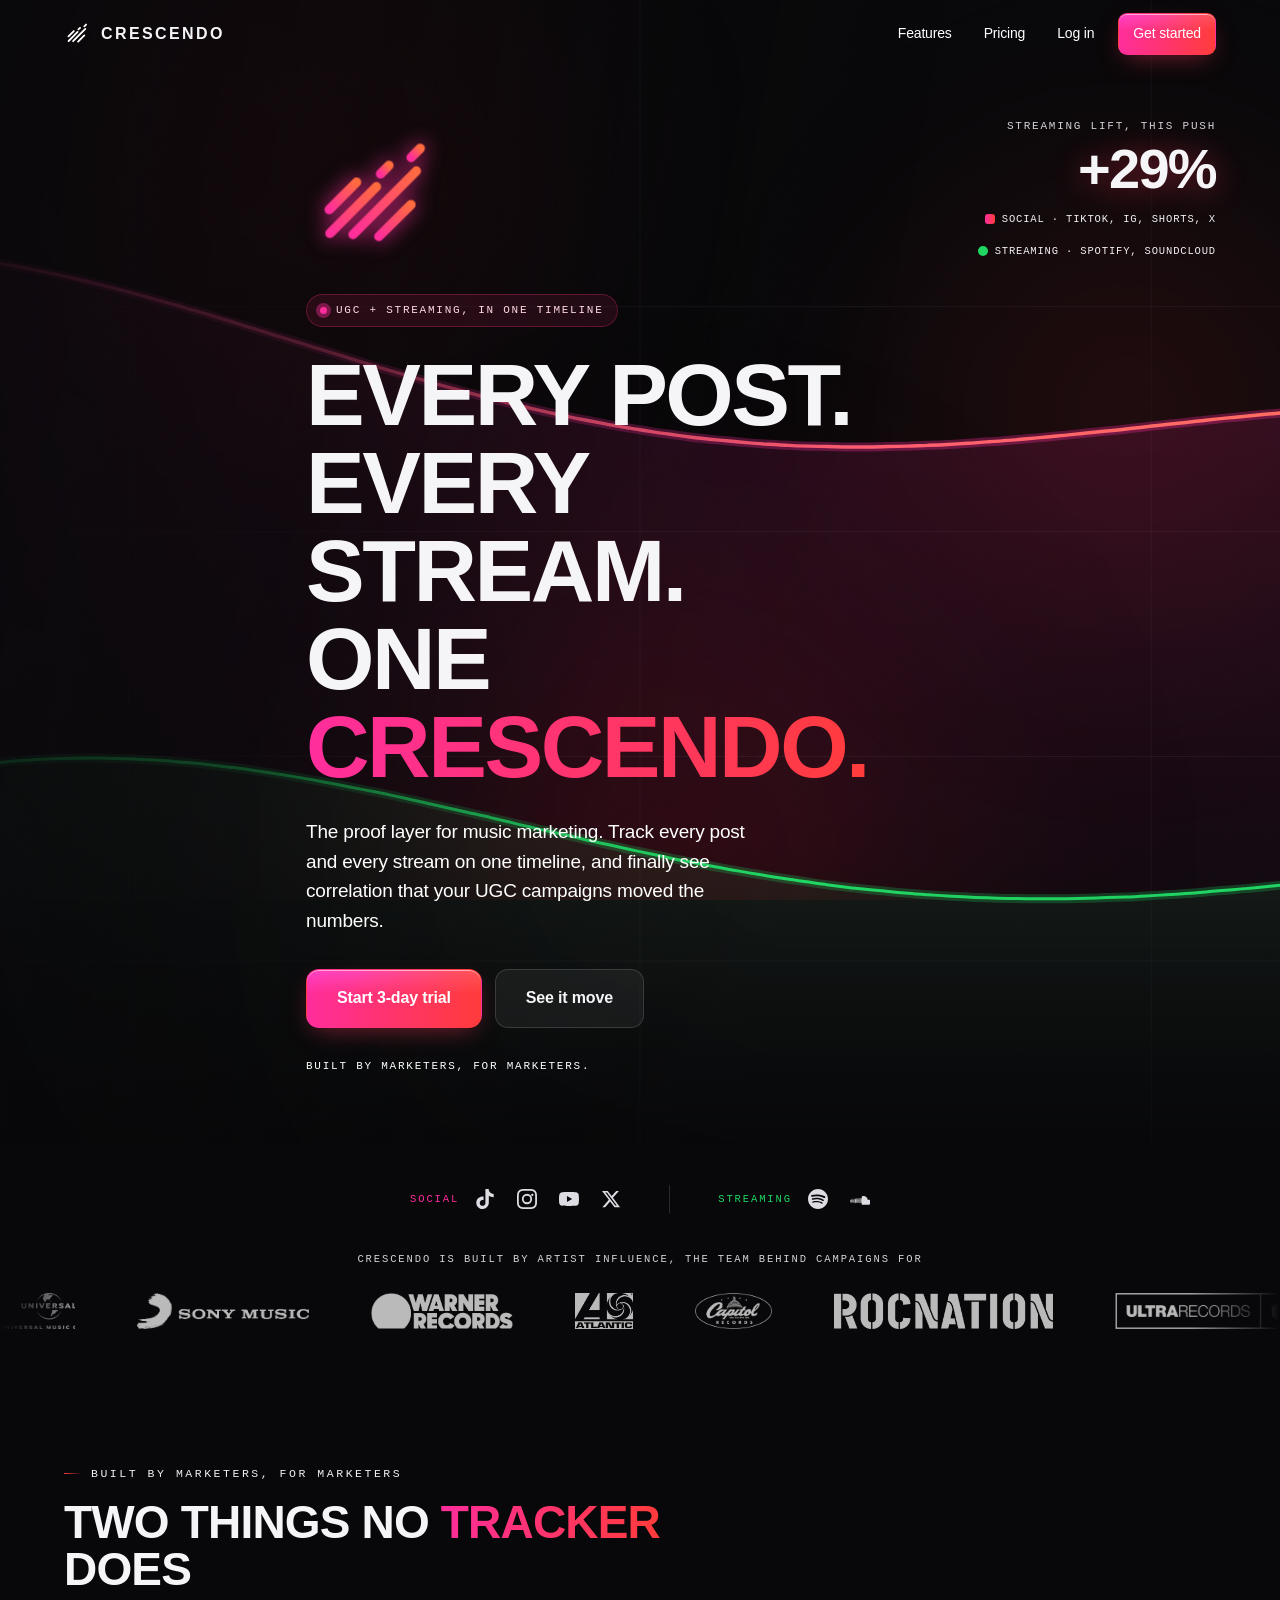
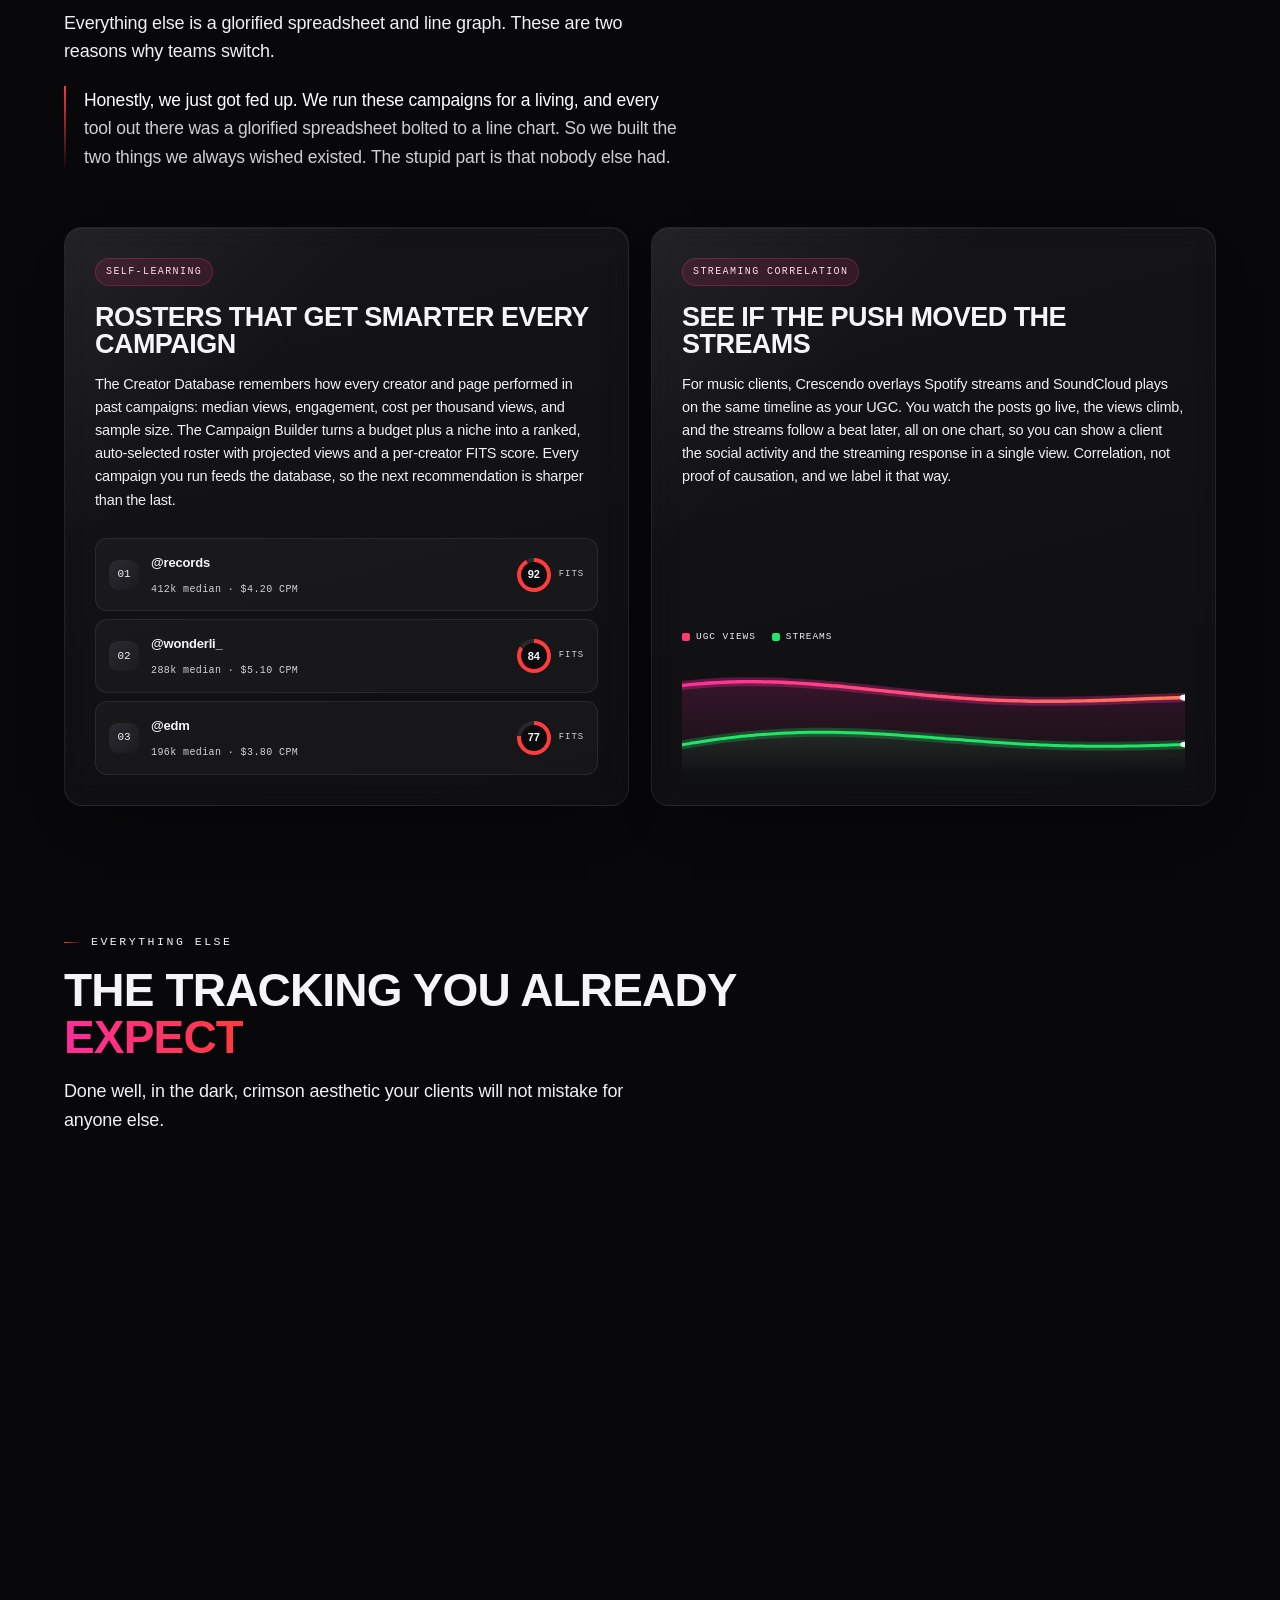
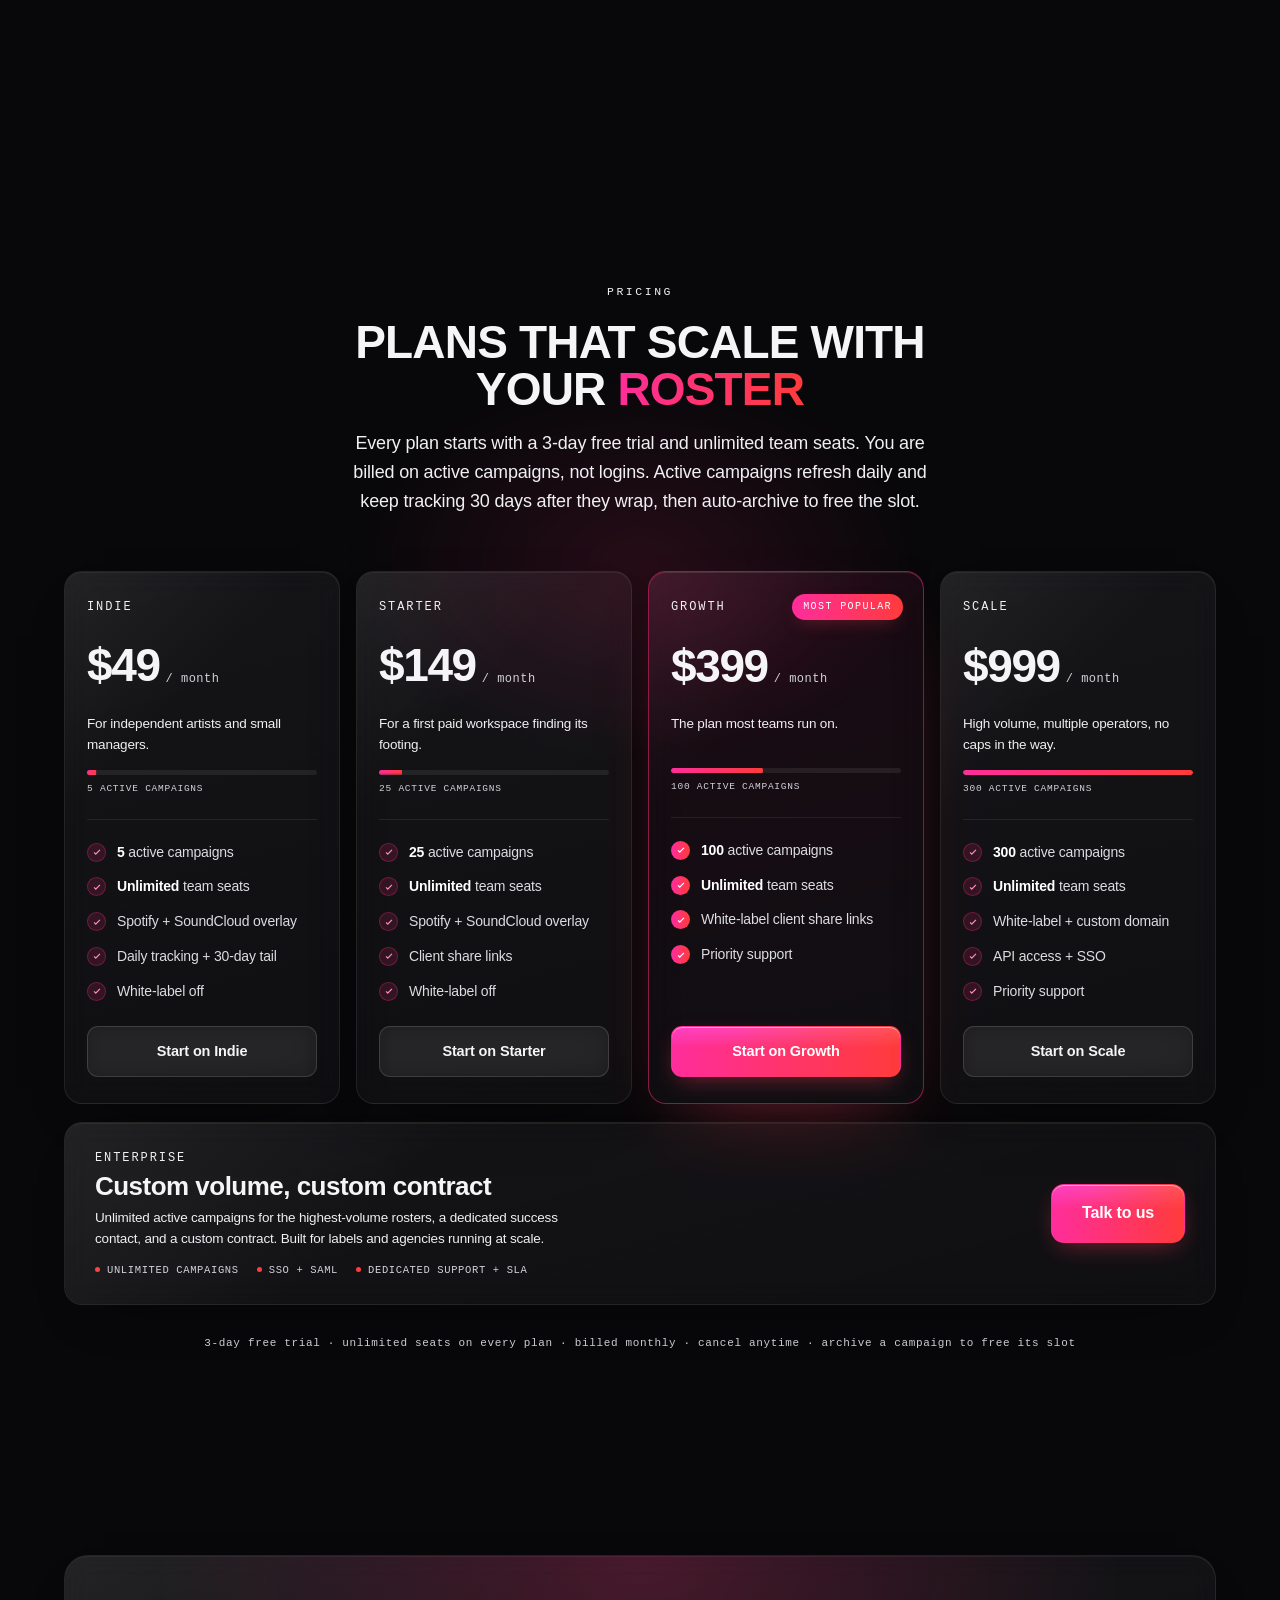
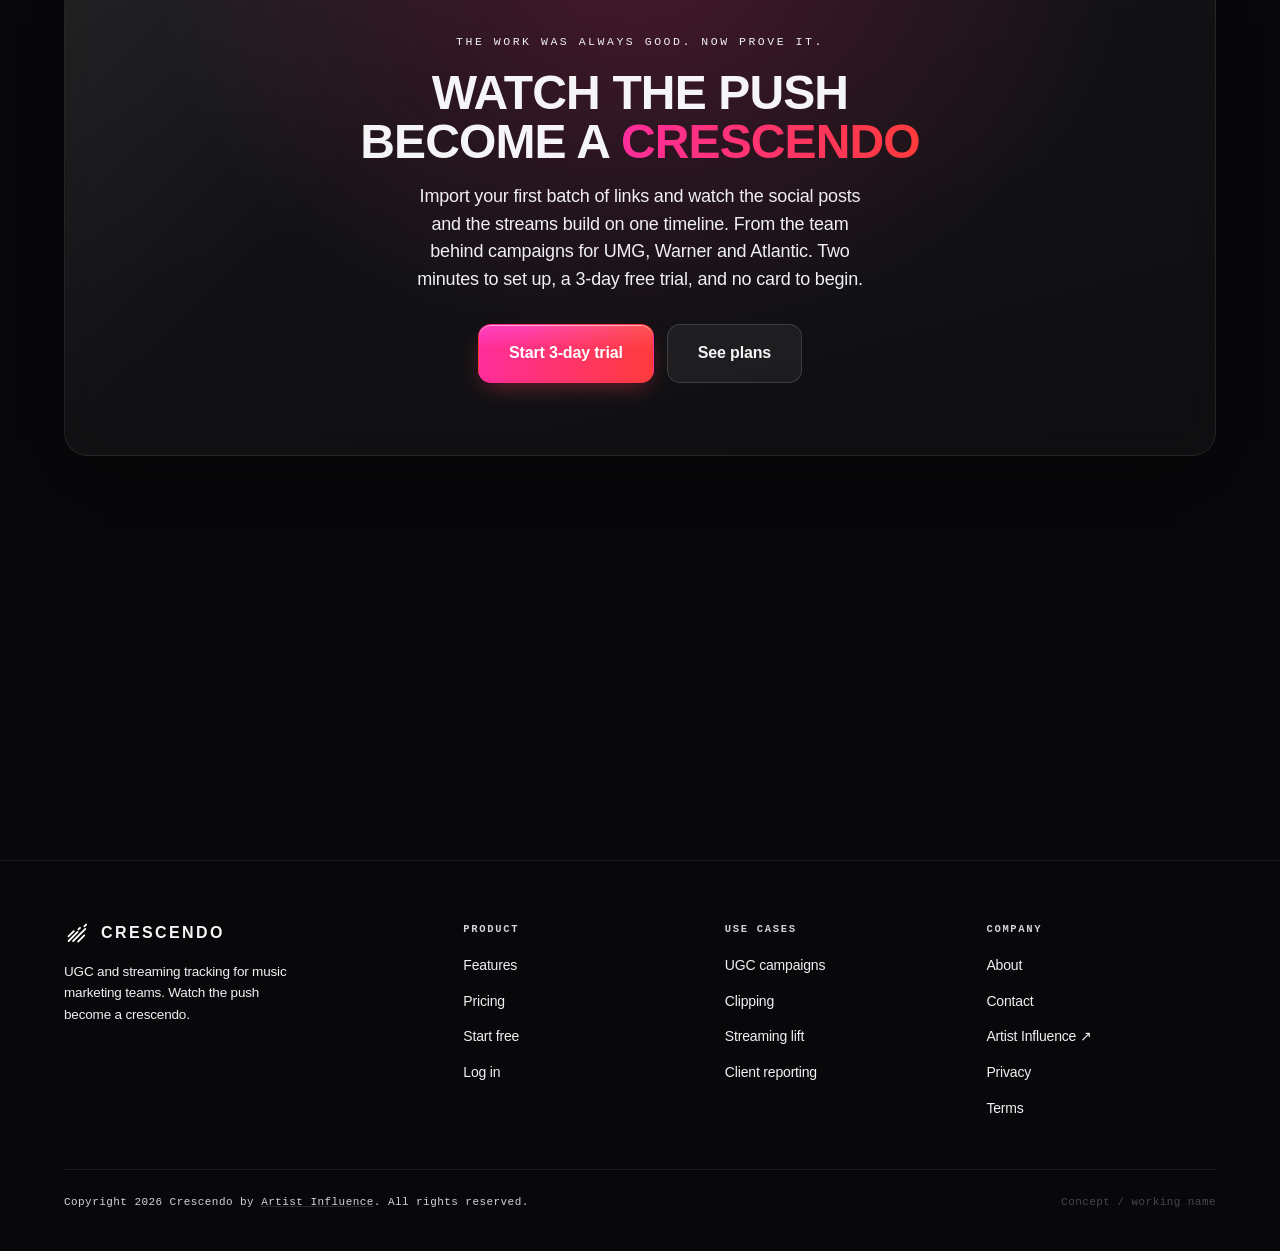
<file: index.html>
<!DOCTYPE html>
<html lang="en" xmlns:xlink="http://www.w3.org/1999/xlink">
<head>
<meta charset="UTF-8" />
<meta name="viewport" content="width=device-width, initial-scale=1, viewport-fit=cover" />
<meta name="theme-color" content="#08080a" />
<link rel="icon" href="/favicon.ico" sizes="any" />
<link rel="icon" type="image/svg+xml" href="/favicon.svg" />
<link rel="apple-touch-icon" href="/apple-touch-icon.png" />
<meta property="og:type" content="website" />
<meta property="og:url" content="https://crescendo-concept.vercel.app/" />
<meta property="og:title" content="Crescendo — Watch the push become a crescendo" />
<meta property="og:description" content="UGC + streaming on one timeline. Prove your campaigns moved the numbers." />
<meta property="og:image" content="https://crescendo-concept.vercel.app/og-image.png" />
<meta property="og:image:width" content="1200" />
<meta property="og:image:height" content="630" />
<meta name="twitter:card" content="summary_large_image" />
<meta name="twitter:title" content="Crescendo — Watch the push become a crescendo" />
<meta name="twitter:description" content="UGC + streaming on one timeline. Prove your campaigns moved the numbers." />
<meta name="twitter:image" content="https://crescendo-concept.vercel.app/og-image.png" />
<title>Crescendo — Watch the push become a crescendo</title>
<meta name="description" content="Crescendo tracks your UGC across TikTok and Instagram, then overlays Spotify and SoundCloud on one timeline, so you can watch the social push build into a streaming crescendo and prove it moved the numbers." />
<style>
:root{
  --bg:#08080a; --bg-2:#0c0c0f;
  --surface-1:rgba(255,255,255,.03); --surface-2:rgba(255,255,255,.055); --surface-3:rgba(255,255,255,.08);
  --border:rgba(255,255,255,.08); --border-2:rgba(255,255,255,.14);
  --fg:#f5f5f7; --muted:#f0f0f3; --faint:#d2d2d9;
  --pink:#ff2d9b; --red:#ff3b3b; --grad:linear-gradient(90deg,#ff2d9b,#ff3b3b); --grad-135:linear-gradient(135deg,#ff2d9b,#ff3b3b);
  --green:#1ed760; --glow:rgba(255,59,90,.5);
  --spotify:#1ed760; --soundcloud:#ff5500;
  --sans:"Helvetica Neue",Helvetica,-apple-system,BlinkMacSystemFont,"SF Pro Display",Arial,sans-serif;
  --mono:"SF Mono",ui-monospace,"JetBrains Mono",Menlo,Monaco,monospace;
  --ease:cubic-bezier(.16,1,.3,1); --maxw:1200px;
}
*,*::before,*::after{box-sizing:border-box}
html{-webkit-text-size-adjust:100%;scroll-behavior:smooth}
@media (prefers-reduced-motion:reduce){html{scroll-behavior:auto}}
body{margin:0;background:var(--bg);color:var(--fg);font-family:var(--sans);font-weight:400;line-height:1.55;
  letter-spacing:-.011em;-webkit-font-smoothing:antialiased;overflow-x:hidden}
a{color:inherit;text-decoration:none}
img,svg{display:block;max-width:100%}
::selection{background:rgba(255,59,90,.32);color:#fff}

/* signature floating red-dot cursor */
.cursor-dot{position:fixed;top:0;left:0;width:6px;height:6px;border-radius:99px;background:hsl(0 84% 54%);
  box-shadow:0 0 10px hsl(0 84% 54%/.8);pointer-events:none;z-index:9999;transform:translate(-50%,-50%);opacity:0;transition:opacity .25s}
@media (pointer:coarse){.cursor-dot{display:none!important}}
@media (prefers-reduced-motion:reduce){.cursor-dot{display:none!important}}

.grain{position:fixed;inset:0;z-index:60;pointer-events:none;opacity:.04;mix-blend-mode:overlay;
  background-image:url("data:image/svg+xml,%3Csvg xmlns='http://www.w3.org/2000/svg' width='160' height='160'%3E%3Cfilter id='n'%3E%3CfeTurbulence type='fractalNoise' baseFrequency='.8' numOctaves='2'/%3E%3C/filter%3E%3Crect width='100%25' height='100%25' filter='url(%23n)'/%3E%3C/svg%3E")}

.wrap{width:100%;max-width:var(--maxw);margin-inline:auto;padding-inline:24px;position:relative;z-index:2}
.eyebrow{font-family:var(--mono);font-size:11.5px;font-weight:500;letter-spacing:.22em;text-transform:uppercase;
  color:var(--muted);display:inline-flex;align-items:center;gap:9px}
.eyebrow::before{content:"";width:18px;height:1px;background:linear-gradient(90deg,var(--red),transparent)}
.eyebrow.center::before{display:none}
h1,h2,h3{margin:0;font-weight:800;text-transform:uppercase;letter-spacing:-.018em;line-height:1.02}
.lead{color:var(--muted);font-size:clamp(15px,1.5vw,18px);font-weight:400;line-height:1.6;max-width:60ch}
.accent{background:var(--grad);-webkit-background-clip:text;background-clip:text;color:transparent}

.btn{position:relative;display:inline-flex;align-items:center;justify-content:center;gap:8px;padding:13px 22px;border-radius:11px;
  font-family:var(--sans);font-size:14.5px;font-weight:600;letter-spacing:-.01em;cursor:pointer;border:1px solid transparent;
  white-space:nowrap;overflow:hidden;transition:transform .25s var(--ease),box-shadow .35s var(--ease),background .25s var(--ease),border-color .25s var(--ease)}
.btn-primary{color:#fff;background:var(--grad);box-shadow:0 1px 0 rgba(255,255,255,.35) inset,0 8px 24px -8px var(--glow),0 1px 2px rgba(0,0,0,.4)}
.btn-primary::after{content:"";position:absolute;inset:0;border-radius:inherit;pointer-events:none;
  background:linear-gradient(180deg,rgba(255,255,255,.42),rgba(255,255,255,0) 42%);mix-blend-mode:overlay}
.btn-primary:hover{transform:translateY(-1px);box-shadow:0 1px 0 rgba(255,255,255,.45) inset,0 14px 36px -10px var(--glow),0 2px 6px rgba(0,0,0,.5)}
.btn-primary:active{transform:scale(.97)}
.btn-ghost{color:var(--fg);background:var(--surface-2);border-color:var(--border-2);backdrop-filter:blur(10px) saturate(140%);-webkit-backdrop-filter:blur(10px) saturate(140%)}
.btn-ghost:hover{background:var(--surface-3);border-color:rgba(255,255,255,.22);transform:translateY(-1px)}
.btn-ghost:active{transform:scale(.97)}
.btn-sm{padding:9px 16px;font-size:13.5px;border-radius:9px}
.btn-lg{padding:16px 30px;font-size:16px;border-radius:13px}
.btn-block{width:100%}

.glass{position:relative;border-radius:18px;background:linear-gradient(165deg,var(--surface-2),var(--surface-1));
  border:1px solid var(--border);box-shadow:inset 0 1px 0 rgba(255,255,255,.06),0 24px 60px -40px rgba(0,0,0,.9);
  backdrop-filter:blur(14px) saturate(130%);-webkit-backdrop-filter:blur(14px) saturate(130%);overflow:hidden}
.glass::before{content:"";position:absolute;inset:0;pointer-events:none;border-radius:inherit;
  background:linear-gradient(135deg,rgba(255,255,255,.06),transparent 30%)}

/* ============ NAV ============ */
.nav{position:fixed;top:0;left:0;right:0;z-index:50;border-bottom:1px solid transparent;
  transition:background .4s var(--ease),border-color .4s var(--ease),backdrop-filter .4s var(--ease)}
.nav.scrolled{background:rgba(8,8,10,.72);border-bottom-color:var(--border);backdrop-filter:blur(18px) saturate(160%);-webkit-backdrop-filter:blur(18px) saturate(160%)}
.nav-inner{display:flex;align-items:center;justify-content:space-between;height:68px}
.brand{display:flex;align-items:center;gap:11px;font-weight:800;letter-spacing:.15em;font-size:16px}
.brand .mark{width:26px;height:26px;flex:none}
.nav-links{display:flex;align-items:center;gap:4px}
.nav-link{padding:9px 14px;border-radius:9px;color:#fff;font-size:14px;font-weight:500;transition:.2s var(--ease)}
.nav-link:hover{color:var(--fg);background:var(--surface-1)}
.nav-cta{margin-left:6px}
.nav-links .nav-cta{color:#fff}
@media (max-width:760px){.nav-links .nav-link:not(.nav-cta){display:none}}

/* ============ HERO ============ */
.hero{position:relative;min-height:100svh;display:flex;flex-direction:column;overflow:hidden;isolation:isolate}
/* site-wide drifting ambient glow (oxblood + red) */
.ambient{position:fixed;inset:0;z-index:0;pointer-events:none;overflow:hidden}
.ambient i{position:absolute;display:block;border-radius:50%;filter:blur(90px);will-change:transform}
.ambient .g1{width:60vw;height:60vw;left:-12vw;top:-18vw;background:radial-gradient(circle,hsl(355 80% 22%/.55),transparent 70%);animation:dA 26s cubic-bezier(.4,0,.2,1) infinite alternate}
.ambient .g2{width:52vw;height:52vw;right:-14vw;top:8vh;background:radial-gradient(circle,hsl(0 84% 54%/.14),transparent 70%);animation:dB 34s cubic-bezier(.4,0,.2,1) infinite alternate}
.ambient .g3{width:66vw;height:66vw;left:18vw;bottom:-30vw;background:radial-gradient(circle,hsl(355 80% 22%/.42),transparent 70%);animation:dC 42s cubic-bezier(.4,0,.2,1) infinite alternate}
@keyframes dA{to{transform:translate(8vw,6vh) scale(1.16)}}
@keyframes dB{to{transform:translate(-7vw,5vh) scale(1.1)}}
@keyframes dC{to{transform:translate(6vw,-6vh) scale(1.2)}}
.tiltable.tilting{transition:transform .12s ease-out!important}
@media (prefers-reduced-motion:reduce){.ambient i{animation:none}}

.particles{position:absolute;inset:0;z-index:0;pointer-events:none}
.graphwrap{position:absolute;inset:0;z-index:1;pointer-events:none;transition:transform .5s var(--ease);
  clip-path:inset(0 100% 0 0);animation:heroSweep 3.4s cubic-bezier(.33,0,.18,1) .2s forwards}
@keyframes heroSweep{to{clip-path:inset(0 0 0 0)}}
.graph{position:absolute;inset:0;width:100%;height:100%}
.scrim{position:absolute;inset:0;z-index:2;pointer-events:none;
  background:linear-gradient(100deg,rgba(8,8,10,.94) 0%,rgba(8,8,10,.7) 26%,rgba(8,8,10,.18) 48%,transparent 64%),
             linear-gradient(0deg,rgba(8,8,10,.5),transparent 26%)}

.hero-content{position:relative;z-index:5;margin-top:auto;margin-bottom:auto;padding:130px clamp(20px,5vw,56px) 70px;max-width:780px}
.hero-badge{display:inline-flex;align-items:center;gap:9px;padding:7px 13px;border-radius:999px;font-family:var(--mono);
  font-size:11px;letter-spacing:.16em;text-transform:uppercase;color:#ffd9e4;background:rgba(255,45,120,.10);border:1px solid rgba(255,45,120,.28)}
.hero-badge .live{position:relative;width:7px;height:7px;border-radius:50%;background:var(--pink)}
.hero-badge .live::after{content:"";position:absolute;inset:-4px;border-radius:50%;background:var(--pink);opacity:.4;animation:ripple 1.8s var(--ease) infinite}
@keyframes ripple{0%{transform:scale(.6);opacity:.5}100%{transform:scale(2.4);opacity:0}}
.hero h1{margin:24px 0 0;font-size:clamp(42px,7.2vw,88px);letter-spacing:-.028em;line-height:1}
.hero .sub{margin:26px 0 0;color:#fff;font-size:clamp(16px,1.7vw,19px);line-height:1.55;max-width:42ch;letter-spacing:-.01em}
.hero-trust{color:#fff!important}
.hero-cta{display:flex;flex-wrap:wrap;gap:13px;margin-top:34px}
.hero-trust{margin-top:30px;font-family:var(--mono);font-size:11px;letter-spacing:.16em;text-transform:uppercase;color:var(--faint)}
.reveal-load{opacity:0;transform:translateY(16px);animation:loadIn .9s var(--ease) forwards}
.reveal-load.d1{animation-delay:.05s}.reveal-load.d2{animation-delay:.15s}.reveal-load.d3{animation-delay:.25s}.reveal-load.d4{animation-delay:.35s}.reveal-load.d5{animation-delay:.5s}
.hero-mark{width:clamp(88px,10.5vw,140px);height:auto;display:block;margin:0 0 30px;overflow:visible;
  transform-origin:left center;animation:hmPop 1.05s cubic-bezier(.34,1.45,.5,1) both}
@keyframes hmPop{0%{transform:scale(.58)}100%{transform:scale(1)}}
.hero-mark .hm-halo{filter:blur(7px)}
.hero-mark .hm-halo line{stroke:#ff2d9b;stroke-width:9.5;stroke-linecap:round;opacity:0;
  animation:hmGlow .9s var(--ease) .85s forwards, hmGlowPulse 3.2s ease-in-out 1.8s infinite}
.hero-mark .hm-core line{stroke:url(#hmGrad);stroke-width:7;stroke-linecap:round;stroke-dasharray:var(--l);stroke-dashoffset:var(--l);
  animation:hmDraw .6s cubic-bezier(.5,0,.2,1) var(--d) forwards, hmShim 3.2s ease-in-out calc(var(--d) + 1.8s) infinite}
@keyframes hmDraw{to{stroke-dashoffset:0}}
@keyframes hmShim{0%,100%{opacity:1}48%{opacity:.62}}
@keyframes hmGlow{to{opacity:.6}}
@keyframes hmGlowPulse{0%,100%{opacity:.55}50%{opacity:.95}}
@media (prefers-reduced-motion:reduce){
  .hero-mark{animation:none;transform:none}
  .hero-mark .hm-core line{stroke-dashoffset:0;animation:none}
  .hero-mark .hm-halo line{opacity:.5;animation:none}
}
@keyframes loadIn{to{opacity:1;transform:none}}

.kpi{position:absolute;z-index:6;right:clamp(20px,5vw,64px);top:118px;text-align:right}
.kpi .k-lab{font-family:var(--mono);font-size:11px;letter-spacing:.16em;text-transform:uppercase;color:var(--faint)}
.kpi .k-val{font-weight:800;font-size:clamp(34px,4.4vw,56px);letter-spacing:-.03em;line-height:1;margin-top:6px;text-shadow:0 2px 30px rgba(255,59,90,.45)}
.kpi .k-val .u{color:var(--green);font-size:.5em;font-weight:700;margin-left:.3em}
.legend{display:inline-flex;flex-wrap:wrap;justify-content:flex-end;row-gap:7px;gap:16px;margin-top:14px;max-width:330px;font-family:var(--mono);font-size:10.5px;letter-spacing:.08em;text-transform:uppercase;color:var(--muted)}
.legend span{display:inline-flex;align-items:center;gap:7px}
.legend i{width:10px;height:10px;border-radius:3px;display:block}
.legend .l-u{background:var(--grad)} .legend .l-s{background:var(--green);border-radius:50%}
/* mobile: give the chart a dedicated full-width band so the left-to-right growth is visible */
@media (max-width:640px){
  .graphwrap{inset:auto;top:0;left:0;right:0;height:232px;clip-path:none!important;animation:none!important}
  .scrim{inset:auto;top:0;left:0;right:0;height:240px;
    background:linear-gradient(180deg,rgba(8,8,10,.8) 0%,rgba(8,8,10,.1) 15%,transparent 33%,transparent 52%,rgba(8,8,10,.72) 82%,var(--bg) 100%)}
  .hero-content{margin:0;padding:254px clamp(20px,6vw,56px) 56px;max-width:none}
  .kpi{top:70px;right:16px}
  .kpi .k-lab{font-size:9.5px;letter-spacing:.1em}
  .kpi .k-val{font-size:30px}
  .kpi .legend{display:none}
}
.chip{position:absolute;z-index:6;display:flex;align-items:center;gap:9px;padding:9px 13px;border-radius:13px;
  background:rgba(14,14,17,.85);border:1px solid var(--border-2);backdrop-filter:blur(10px);
  box-shadow:0 18px 40px -22px rgba(0,0,0,.9);font-size:12px;white-space:nowrap;opacity:0;transform:translateY(8px) scale(.96)}
.chip.show{animation:chipIn .7s var(--ease) forwards}
@keyframes chipIn{to{opacity:1;transform:none}}
.chip .dot{width:9px;height:9px;border-radius:50%;flex:none}
.chip b{font-weight:700;font-size:13px}
.chip small{display:block;color:var(--muted);font-family:var(--mono);font-size:9.5px;letter-spacing:.04em;margin-top:1px}
.chip-push{left:40%;top:53%}
.chip-views{right:8%;top:23%}
.chip-streams{right:14%;top:45%}

.line{fill:none;stroke-width:3.6;stroke-linecap:round;stroke-linejoin:round;vector-effect:non-scaling-stroke}
.line-ugc{stroke:url(#ugcStroke)}
.line-str{stroke:#22e468}
.halo-ugc{stroke:#ff2d9b;stroke-width:9;opacity:.3;vector-effect:non-scaling-stroke}
.halo-str{stroke:#1ed760;stroke-width:9;opacity:.26;vector-effect:non-scaling-stroke}
.leadorb{stroke:none}
.lo-ugc{fill:#fff}
.lo-str{fill:#eafff1}
/* glowing line style */
.cc-ugc{stroke:url(#ugcStroke);stroke-width:3.4}
.cc-str{stroke:#22e468;stroke-width:3}
.ch-ugc{stroke:#ff2d9b;stroke-width:9}
.ch-str{stroke:#1ed760;stroke-width:9}
.cgrid .gridline{vector-effect:non-scaling-stroke}
.cgrid .gridline{stroke:rgba(150,160,210,.09)}
.cgrid .gridline.v{stroke:rgba(150,160,210,.06)}
.flow{fill:none;stroke-width:3;stroke-linecap:round;stroke-dasharray:2 26;opacity:0}
.flow-ugc{stroke:#fff;animation:flowIn .6s var(--ease) 1.1s forwards, march 2.4s linear 1.1s infinite}
.flow-str{stroke:#eafff1;animation:flowIn .6s var(--ease) 1.3s forwards, march 2.8s linear 1.3s infinite}
@keyframes flowIn{to{opacity:.85}}
@keyframes march{to{stroke-dashoffset:-1000}}
.gridline{stroke:rgba(255,255,255,.05);stroke-width:1}
.gridline.v{stroke:rgba(255,255,255,.028)}
.orb-core{animation:orbPulse 2.6s ease-in-out infinite}
@keyframes orbPulse{0%,100%{opacity:.95}50%{opacity:.55}}
.orb-halo{opacity:.3;animation:haloPulse 2.6s ease-in-out infinite}
@keyframes haloPulse{0%,100%{opacity:.3}50%{opacity:.12}}
.bloom{fill:none;opacity:0}
/* the chart keeps growing on the right + condensing over time */
.plot{animation:scrollplot 20s linear infinite}
@keyframes scrollplot{from{transform:translateX(0)}to{transform:translateX(-1000px)}}

@media (prefers-reduced-motion:reduce){
  .line,.flow{animation:none;stroke-dashoffset:0}
  .flow{opacity:.6}
  .plot{animation:none;transform:none}
  .graphwrap{clip-path:none;animation:none}
  .chip{opacity:1;transform:none;animation:none}
  .orb-core,.orb-halo,.hero-badge .live::after,.ambient i{animation:none}
}

/* ============ SECTIONS ============ */
.sec{padding:clamp(72px,10vw,120px) 0;position:relative}
.sec-head{max-width:680px;margin-bottom:clamp(36px,5vw,56px)}
.sec-head.center{margin-inline:auto;text-align:center}
.sec-head h2{font-size:clamp(28px,4.2vw,46px);margin:16px 0 0}
.sec-head .lead{margin-top:16px}
.sec-head.center .lead{margin-inline:auto}
.manifesto{margin:20px 0 0;max-width:64ch;color:#cdcdd4;font-size:clamp(15px,1.55vw,17.5px);line-height:1.62;
  padding-left:18px;border-left:2px solid;border-image:linear-gradient(180deg,var(--red),rgba(255,59,59,0)) 1}
.manifesto::first-line{color:#fff}

.strip{padding:34px 0 6px}
.strip .wrap{display:flex;align-items:center;gap:clamp(20px,5vw,64px);flex-wrap:wrap;justify-content:center}
.strip .label{font-family:var(--mono);font-size:10.5px;letter-spacing:.18em;text-transform:uppercase;color:var(--faint)}
.strip .logos{display:flex;align-items:center;gap:clamp(22px,4vw,46px);flex-wrap:wrap;justify-content:center}
.strip .logos svg{height:22px;width:auto;fill:#8a8a92;opacity:.85;transition:.3s var(--ease)}
.strip .logos a:hover .lg-sp{fill:var(--spotify)} .strip .logos a:hover .lg-sc{fill:var(--soundcloud)}
.strip .logos a:hover .lg-tt,.strip .logos a:hover .lg-ig{fill:#fff}
.marquee-sec{padding:30px 0 8px;overflow:hidden}
.marquee-sec .m-cap{display:block;text-align:center;font-family:var(--mono);font-size:10.5px;letter-spacing:.18em;text-transform:uppercase;color:var(--faint);margin-bottom:26px}
.marquee{position:relative;overflow:hidden;-webkit-mask:linear-gradient(90deg,transparent,#000 7%,#000 93%,transparent);mask:linear-gradient(90deg,transparent,#000 7%,#000 93%,transparent)}
.marquee+.marquee{margin-top:16px}
.marquee-track{display:flex;align-items:center;gap:clamp(34px,5vw,62px);width:max-content;animation:scrollx 58s linear infinite}
.marquee-track.rev{animation-direction:reverse;animation-duration:68s}
.marquee:hover .marquee-track{animation-play-state:paused}
@keyframes scrollx{from{transform:translate3d(0,0,0)}to{transform:translate3d(-50%,0,0)}}
.m-item{font-weight:800;font-size:clamp(15px,1.7vw,20px);letter-spacing:.03em;text-transform:uppercase;color:#9a9aa2;white-space:nowrap;transition:color .35s var(--ease)}
.m-item:hover{color:#fff}
.m-logo{height:36px;width:auto;opacity:.72;transition:opacity .35s var(--ease);flex:none}
.m-logo:hover{opacity:1}
.sources{padding:40px 0 8px}
.src-grid{display:flex;align-items:center;justify-content:center;gap:clamp(18px,4vw,48px);flex-wrap:wrap}
.src-group{display:flex;align-items:center;gap:16px}
.src-label{font-family:var(--mono);font-size:10.5px;letter-spacing:.18em;text-transform:uppercase;color:var(--pink)}
.src-label.src-str{color:var(--green)}
.src-logos{display:flex;align-items:center;gap:clamp(14px,2vw,22px)}
.src-logos svg{height:20px;width:auto;fill:#dcdce2;transition:fill .3s var(--ease)}
.src-logos a:hover svg{fill:#fff}
.src-div{width:1px;height:28px;background:var(--border-2)}
@media (max-width:640px){.src-div{display:none}}
@media (prefers-reduced-motion:reduce){.marquee-track{animation:none;flex-wrap:wrap;justify-content:center;width:auto}}

.duo{display:grid;grid-template-columns:1fr 1fr;gap:22px}
@media (max-width:880px){.duo{grid-template-columns:1fr}}
.feature-xl{padding:30px;display:flex;flex-direction:column;min-height:380px}
.feature-xl .tag{align-self:flex-start;font-family:var(--mono);font-size:10px;letter-spacing:.14em;text-transform:uppercase;
  color:#ffd9e4;background:rgba(255,45,120,.12);border:1px solid rgba(255,45,120,.26);padding:5px 10px;border-radius:999px;margin-bottom:18px}
.feature-xl h3{font-size:clamp(20px,2.4vw,27px);letter-spacing:-.02em}
.feature-xl p{color:var(--muted);font-size:14.5px;line-height:1.6;margin:14px 0 0}
.feature-xl .viz{margin-top:auto;padding-top:26px}
.roster{display:flex;flex-direction:column;gap:8px}
.roster-row{display:flex;align-items:center;gap:12px;padding:11px 13px;border-radius:12px;background:var(--surface-1);border:1px solid var(--border)}
.roster-row .av{width:30px;height:30px;border-radius:9px;flex:none;background:linear-gradient(135deg,#2a2a30,#1a1a1f);display:grid;place-items:center;font-family:var(--mono);font-size:11px;color:var(--muted)}
.roster-row .nm{font-size:13px;font-weight:600}
.roster-row .sub{font-family:var(--mono);font-size:10px;color:var(--faint);letter-spacing:.04em}
.roster-row .fits{margin-left:auto;display:flex;align-items:center;gap:8px}
.fits-ring{width:34px;height:34px;border-radius:50%;display:grid;place-items:center;background:conic-gradient(var(--red) calc(var(--p)*1%),rgba(255,255,255,.08) 0)}
.fits-ring i{width:26px;height:26px;border-radius:50%;background:#0c0c0f;display:grid;place-items:center;font-size:11px;font-weight:700;font-style:normal}
.roster-row .fits small{font-family:var(--mono);font-size:9px;color:var(--faint);text-transform:uppercase;letter-spacing:.1em}
.lift-viz{display:flex;align-items:flex-end;gap:14px;height:120px;padding:0 4px}
.lift-col{flex:1;display:flex;flex-direction:column;align-items:center;gap:8px;height:100%;justify-content:flex-end}
.lift-bar{width:100%;border-radius:7px 7px 3px 3px;background:linear-gradient(180deg,rgba(255,255,255,.14),rgba(255,255,255,.05));transform-origin:bottom;transform:scaleY(0)}
.in .lift-bar{animation:growBar .9s var(--ease) forwards}
.in .lift-col:nth-child(1) .lift-bar{animation-delay:.1s}.in .lift-col:nth-child(2) .lift-bar{animation-delay:.25s}.in .lift-col:nth-child(3) .lift-bar{animation-delay:.4s}
@keyframes growBar{to{transform:scaleY(1)}}
.lift-col.peak .lift-bar{background:var(--grad-135);box-shadow:0 0 22px -6px var(--glow)}
.lift-val{font-weight:800;font-size:15px;letter-spacing:-.02em}
.lift-lab{font-family:var(--mono);font-size:9px;letter-spacing:.14em;text-transform:uppercase;color:var(--faint)}
.lift-cap{margin-top:14px;font-family:var(--mono);font-size:10px;letter-spacing:.06em;color:var(--faint);text-align:center}
.lift-cap b{color:var(--green);font-weight:700}
.mini-head{display:flex;gap:16px;margin-bottom:10px;font-family:var(--mono);font-size:9.5px;letter-spacing:.1em;text-transform:uppercase;color:var(--muted)}
.mini-tag{display:inline-flex;align-items:center;gap:6px}
.mini-tag i{width:8px;height:8px;border-radius:2px;display:block}
.mini{width:100%;height:120px;display:block}
.ml{fill:none;stroke-width:2.6;stroke-linecap:round;stroke-linejoin:round;stroke-dasharray:400;stroke-dashoffset:400;vector-effect:non-scaling-stroke}
.ml-ugc{stroke:#ff3b6e}.ml-str{stroke:#22e468}
.in .ml-ugc{animation:mldraw 1.2s var(--ease) .25s forwards}
.in .ml-str{animation:mldraw 1.2s var(--ease) .55s forwards}
@keyframes mldraw{to{stroke-dashoffset:0}}
.mini-marker{stroke:rgba(255,45,120,.4);stroke-dasharray:3 4}

.grid6{display:grid;grid-template-columns:repeat(3,1fr);gap:18px}
@media (max-width:900px){.grid6{grid-template-columns:1fr 1fr}}
@media (max-width:600px){.grid6{grid-template-columns:1fr}}
.fcard{padding:26px 24px;transition:transform .3s var(--ease),border-color .4s var(--ease),box-shadow .4s var(--ease)}
.fcard:hover{border-color:rgba(255,45,120,.4);box-shadow:inset 0 1px 0 rgba(255,255,255,.08),0 30px 60px -40px var(--glow)}
.fcard .ic{width:42px;height:42px;border-radius:12px;display:grid;place-items:center;margin-bottom:18px;
  background:linear-gradient(135deg,rgba(255,45,120,.18),rgba(255,59,59,.10));border:1px solid rgba(255,45,120,.24);color:#ff8fbd;transition:.4s var(--ease)}
.fcard:hover .ic{color:#fff;background:var(--grad-135);border-color:transparent}
.fcard .ico{width:22px;height:22px;overflow:visible}
.fcard h3{font-size:16px;letter-spacing:-.01em;text-transform:none;font-weight:700}
.fcard p{color:var(--muted);font-size:13.5px;line-height:1.58;margin:10px 0 0}

.pricing-glow{position:absolute;top:8%;left:50%;transform:translateX(-50%);width:900px;height:600px;pointer-events:none;z-index:0;
  background:radial-gradient(50% 50% at 50% 50%,rgba(255,45,120,.12),transparent 65%);filter:blur(10px)}
.tiers{display:grid;grid-template-columns:repeat(4,1fr);gap:16px;align-items:stretch}
@media (max-width:1080px){.tiers{grid-template-columns:repeat(2,1fr);max-width:760px;margin-inline:auto}}
@media (max-width:560px){.tiers{grid-template-columns:1fr;max-width:420px}}
.tier{padding:26px 22px;display:flex;flex-direction:column;position:relative}
.tier.popular{border-color:rgba(255,45,120,.5);box-shadow:inset 0 1px 0 rgba(255,255,255,.10),0 30px 80px -40px var(--glow);
  background:linear-gradient(165deg,rgba(255,45,120,.08),var(--surface-1))}
/* enterprise banner */
.enterprise{margin-top:18px;display:flex;align-items:center;justify-content:space-between;gap:24px;flex-wrap:wrap;padding:26px 30px}
.ent-l{display:flex;flex-direction:column;gap:6px}
.ent-l .t-name{font-family:var(--mono);font-size:12px;letter-spacing:.16em;text-transform:uppercase;color:var(--muted)}
.ent-l h3{font-size:clamp(20px,2.4vw,26px);letter-spacing:-.02em;text-transform:none}
.ent-l p{color:var(--muted);font-size:13.5px;line-height:1.55;max-width:62ch;margin:2px 0 0}
.ent-feats{display:flex;gap:18px;flex-wrap:wrap;margin-top:6px;font-family:var(--mono);font-size:10.5px;letter-spacing:.06em;text-transform:uppercase;color:var(--faint)}
.ent-feats span{display:inline-flex;align-items:center;gap:7px}
.ent-feats i{width:5px;height:5px;border-radius:50%;background:var(--red);display:block}
.ent-r{flex:none}
@media (max-width:640px){.enterprise{flex-direction:column;align-items:flex-start}.ent-r{width:100%}}
/* Artist Influence cross-sell band */
.boost-sec{padding:0 0 clamp(20px,4vw,40px)}
.boost{display:flex;align-items:center;justify-content:space-between;gap:28px;flex-wrap:wrap;padding:clamp(26px,3.5vw,36px) clamp(24px,4vw,42px);
  background:linear-gradient(135deg,rgba(255,45,120,.1),rgba(30,215,96,.04),var(--surface-1))}
.boost-l{max-width:64ch}
.boost-l .eyebrow{color:var(--pink)}
.boost-l h3{font-size:clamp(21px,2.9vw,30px);font-weight:800;letter-spacing:-.018em;margin:9px 0 0}
.boost-l p{color:var(--faint);font-size:15px;line-height:1.62;margin:11px 0 0}
.boost-l p a{color:#fff;text-decoration:underline;text-decoration-color:rgba(255,45,120,.6)}
.boost .btn{flex:none}
@media (max-width:680px){.boost{flex-direction:column;align-items:flex-start}.boost .btn{width:100%}}
.tier .ribbon{position:absolute;top:22px;right:20px;font-family:var(--mono);font-size:10px;letter-spacing:.14em;text-transform:uppercase;color:#fff;
  background:var(--grad);padding:5px 11px;border-radius:999px;box-shadow:0 6px 18px -8px var(--glow)}
.tier .t-name{font-family:var(--mono);font-size:12px;letter-spacing:.16em;text-transform:uppercase;color:var(--muted)}
.tier .t-price{display:flex;align-items:baseline;gap:6px;margin:14px 0 0}
.tier .t-price b{font-size:46px;font-weight:800;letter-spacing:-.03em}
.tier .t-price span{font-family:var(--mono);font-size:12px;color:var(--faint);letter-spacing:.04em}
.tier .t-desc{color:var(--muted);font-size:13.5px;line-height:1.55;margin:12px 0 0;min-height:40px}
.meter{margin-top:14px}
.meter .m-track{height:5px;border-radius:999px;background:rgba(255,255,255,.07);overflow:hidden}
.meter .m-fill{height:100%;border-radius:999px;background:var(--grad);transform-origin:left;transform:scaleX(0)}
.in .meter .m-fill{animation:meterFill 1.1s var(--ease) forwards .2s}
@keyframes meterFill{to{transform:scaleX(var(--w,.5))}}
.meter .m-cap{font-family:var(--mono);font-size:9.5px;letter-spacing:.08em;text-transform:uppercase;color:var(--faint);margin-top:7px}
.tier .t-divider{height:1px;background:var(--border);margin:22px 0}
.tier ul{list-style:none;margin:0;padding:0;display:flex;flex-direction:column;gap:13px;flex:1}
.tier li{display:flex;align-items:flex-start;gap:11px;font-size:14px;color:#dcdce1}
.tier li .ck{flex:none;width:19px;height:19px;border-radius:50%;display:grid;place-items:center;margin-top:1px;background:rgba(255,45,120,.14);border:1px solid rgba(255,45,120,.3)}
.tier.popular li .ck{background:var(--grad);border-color:transparent}
.tier li .ck svg{width:10px;height:10px;stroke:#ff8fbd;stroke-width:3;fill:none}
.tier.popular li .ck svg{stroke:#fff}
.tier li b{font-weight:700;color:#fff}
.tier .t-cta{margin-top:24px}
.pricing-note{text-align:center;margin-top:30px;font-family:var(--mono);font-size:11px;letter-spacing:.06em;color:var(--faint)}

.cta-band{padding:clamp(40px,6vw,72px) 0 clamp(72px,9vw,110px)}
.cta-card{position:relative;padding:clamp(40px,6vw,72px);text-align:center;border-radius:24px;overflow:hidden}
.cta-card::after{content:"";position:absolute;inset:0;z-index:0;pointer-events:none;background:radial-gradient(70% 130% at 50% 0%,rgba(255,45,120,.22),transparent 60%)}
.cta-card>*{position:relative;z-index:1}
.cta-card h2{font-size:clamp(28px,4.6vw,48px)}
.cta-card p{color:var(--muted);font-size:clamp(15px,1.6vw,18px);margin:16px auto 0;max-width:46ch}
.cta-card .hero-cta{justify-content:center;margin-top:30px}

.foot{border-top:1px solid var(--border);padding:60px 0 40px}
.foot-grid{display:grid;grid-template-columns:1.6fr 1fr 1fr 1fr;gap:32px}
@media (max-width:760px){.foot-grid{grid-template-columns:1fr 1fr;gap:32px 24px}}
.foot .brand{margin-bottom:14px}
.foot .blurb{color:var(--muted);font-size:13.5px;line-height:1.6;max-width:30ch}
.foot h4{font-family:var(--mono);font-size:10.5px;letter-spacing:.16em;text-transform:uppercase;color:var(--faint);margin:0 0 16px}
.foot ul{list-style:none;margin:0;padding:0;display:flex;flex-direction:column;gap:11px}
.foot ul a{color:var(--muted);font-size:14px;transition:.2s var(--ease)}
.foot ul a:hover{color:var(--fg)}
.foot-bottom{margin-top:48px;padding-top:24px;border-top:1px solid var(--border);display:flex;justify-content:space-between;align-items:center;flex-wrap:wrap;gap:14px}
.foot-bottom small{font-family:var(--mono);font-size:11px;letter-spacing:.04em;color:var(--faint)}

.r{opacity:0;transform:translateY(22px);transition:opacity .7s cubic-bezier(.22,1,.36,1),transform .7s cubic-bezier(.22,1,.36,1)}
.r.in{opacity:1;transform:none}
.r.d1{transition-delay:.06s}.r.d2{transition-delay:.12s}.r.d3{transition-delay:.18s}.r.d4{transition-delay:.24s}.r.d5{transition-delay:.3s}.r.d6{transition-delay:.36s}
@media (prefers-reduced-motion:reduce){.r{opacity:1;transform:none;transition:none}}
</style>
</head>
<body>
<div class="cursor-dot" id="cdot" aria-hidden="true"></div>
<div class="ambient" aria-hidden="true"><i class="g1"></i><i class="g2"></i><i class="g3"></i></div>
<div class="grain"></div>

<header class="nav" id="nav">
  <div class="wrap nav-inner">
    <a class="brand" href="#top">
      <svg class="mark" viewBox="0 0 100 100" fill="none" stroke="#fff" stroke-width="7" stroke-linecap="round" aria-hidden="true">
        <line x1="17.3" y1="59.2" x2="37.6" y2="38.8"/>
        <line x1="17.8" y1="76.9" x2="52.4" y2="42.2"/>
        <line x1="35" y1="77.7" x2="82.1" y2="30.5"/>
        <line x1="54.2" y1="79.2" x2="78.1" y2="55.5"/>
        <line x1="55.5" y1="32.6" x2="61.7" y2="26.3"/>
        <line x1="78.2" y1="20.4" x2="85" y2="13.6"/>
      </svg>
      CRESCENDO
    </a>
    <nav class="nav-links">
      <a class="nav-link" href="#features">Features</a>
      <a class="nav-link" href="#pricing">Pricing</a>
      <a class="nav-link" href="login.html">Log in</a>
      <a class="nav-link nav-cta btn btn-primary btn-sm" href="#pricing">Get started</a>
    </nav>
  </div>
</header>

<section class="hero" id="top">

  <div class="graphwrap" id="graphwrap">
    <svg class="graph" id="heroChart" viewBox="0 0 1000 560" preserveAspectRatio="xMidYMax slice" aria-hidden="true">
      <defs>
        <linearGradient id="ugcStroke" x1="0" y1="0" x2="1" y2="0"><stop offset="0" stop-color="#ff2d9b"/><stop offset="1" stop-color="#ff7a52"/></linearGradient>
        <linearGradient id="ugcFill" x1="0" y1="0" x2="0" y2="1"><stop offset="0" stop-color="#ff2d9b" stop-opacity=".16"/><stop offset="1" stop-color="#ff2d9b" stop-opacity="0"/></linearGradient>
        <linearGradient id="strFill" x1="0" y1="0" x2="0" y2="1"><stop offset="0" stop-color="#1ed760" stop-opacity=".13"/><stop offset="1" stop-color="#1ed760" stop-opacity="0"/></linearGradient>
        <filter id="cglow" x="-120%" y="-120%" width="340%" height="340%"><feGaussianBlur stdDeviation="5"/></filter>
      </defs>
      <g class="cgrid">
        <line class="gridline" x1="0" y1="150" x2="1000" y2="150"/><line class="gridline" x1="0" y1="260" x2="1000" y2="260"/>
        <line class="gridline" x1="0" y1="370" x2="1000" y2="370"/><line class="gridline" x1="0" y1="470" x2="1000" y2="470"/>
        <line class="gridline v" x1="250" y1="0" x2="250" y2="560"/><line class="gridline v" x1="500" y1="0" x2="500" y2="560"/><line class="gridline v" x1="750" y1="0" x2="750" y2="560"/>
      </g>
      <path class="afill cf-str" fill="url(#strFill)"/>
      <path class="afill cf-ugc" fill="url(#ugcFill)"/>
      <path class="line halo-str ch-str"/>
      <path class="line halo-ugc ch-ugc"/>
      <path class="line line-str cc-str"/>
      <path class="line line-ugc cc-ugc"/>
      <circle class="leadorb lo-str" r="0" filter="url(#cglow)"/>
      <circle class="leadorb lo-ugc" r="0" filter="url(#cglow)"/>
    </svg>
  </div>

  <div class="scrim"></div>

  <div class="kpi reveal-load d3">
    <div class="k-lab">Streaming lift, this push</div>
    <div class="k-val"><span data-countup="1000" data-prefix="+" data-suffix="%">+0%</span></div>
    <div class="legend"><span><i class="l-u"></i>Social · TikTok, IG, Shorts, X</span><span><i class="l-s"></i>Streaming · Spotify, SoundCloud</span></div>
  </div>

  <div class="wrap hero-content">
    <svg class="hero-mark" viewBox="0 0 100 100" fill="none" aria-hidden="true">
      <defs><linearGradient id="hmGrad" x1="0" y1="1" x2="1" y2="0"><stop offset="0" stop-color="#ff2d9b"/><stop offset="1" stop-color="#ff6a3d"/></linearGradient></defs>
      <g class="hm-halo">
        <line x1="17.3" y1="59.2" x2="37.6" y2="38.8"/><line x1="17.8" y1="76.9" x2="52.4" y2="42.2"/><line x1="35" y1="77.7" x2="82.1" y2="30.5"/><line x1="54.2" y1="79.2" x2="78.1" y2="55.5"/><line x1="55.5" y1="32.6" x2="61.7" y2="26.3"/><line x1="78.2" y1="20.4" x2="85" y2="13.6"/>
      </g>
      <g class="hm-core">
        <line style="--l:28.8;--d:.30s" x1="17.3" y1="59.2" x2="37.6" y2="38.8"/>
        <line style="--l:49.0;--d:.38s" x1="17.8" y1="76.9" x2="52.4" y2="42.2"/>
        <line style="--l:66.7;--d:.46s" x1="35" y1="77.7" x2="82.1" y2="30.5"/>
        <line style="--l:33.7;--d:.54s" x1="54.2" y1="79.2" x2="78.1" y2="55.5"/>
        <line style="--l:8.8;--d:.62s" x1="55.5" y1="32.6" x2="61.7" y2="26.3"/>
        <line style="--l:9.6;--d:.70s" x1="78.2" y1="20.4" x2="85" y2="13.6"/>
      </g>
    </svg>
    <span class="hero-badge reveal-load d1"><span class="live"></span>UGC + Streaming, in one timeline</span>
    <h1 class="reveal-load d2">Every post.<br>Every stream.<br>One <span class="accent">crescendo.</span></h1>
    <p class="sub reveal-load d3">The proof layer for music marketing. Track every post and every stream on one timeline, and finally see correlation that your UGC campaigns moved the numbers.</p>
    <div class="hero-cta reveal-load d4">
      <a class="btn btn-primary btn-lg" href="checkout.html?plan=growth">Start 3-day trial</a>
      <a class="btn btn-ghost btn-lg" href="#features">See it move</a>
    </div>
    <div class="hero-trust reveal-load d5">Built by marketers, for marketers.</div>
  </div>
</section>

<section class="sources">
  <div class="wrap src-grid">
    <div class="src-group">
      <span class="src-label">Social</span>
      <div class="src-logos">
        <a href="#" aria-label="TikTok"><svg viewBox="0 0 24 24"><path d="M12.525.02c1.31-.02 2.61-.01 3.91-.02.08 1.53.63 3.09 1.75 4.17 1.12 1.11 2.7 1.62 4.24 1.79v4.03c-1.44-.05-2.89-.35-4.2-.97-.57-.26-1.1-.59-1.62-.93-.01 2.92.01 5.84-.02 8.75-.08 1.4-.54 2.79-1.35 3.94-1.31 1.92-3.58 3.17-5.91 3.21-1.43.08-2.86-.31-4.08-1.03-2.02-1.19-3.44-3.37-3.65-5.71-.02-.5-.03-1-.01-1.49.18-1.9 1.12-3.72 2.58-4.96 1.66-1.44 3.98-2.13 6.15-1.72.02 1.48-.04 2.96-.04 4.44-.99-.32-2.15-.23-3.02.37-.63.41-1.11 1.04-1.36 1.75-.21.51-.15 1.07-.14 1.61.24 1.64 1.82 3.02 3.5 2.87 1.12-.01 2.19-.66 2.77-1.61.19-.33.4-.67.41-1.06.1-1.79.06-3.57.07-5.36.01-4.03-.01-8.05.02-12.07z"/></svg></a>
        <a href="#" aria-label="Instagram"><svg viewBox="0 0 24 24"><path d="M12 2.16c3.2 0 3.58.01 4.85.07 1.17.05 1.8.25 2.23.41.56.22.96.48 1.38.9.42.42.68.82.9 1.38.16.43.36 1.06.41 2.23.06 1.27.07 1.65.07 4.85s-.01 3.58-.07 4.85c-.05 1.17-.25 1.8-.41 2.23-.22.56-.48.96-.9 1.38-.42.42-.82.68-1.38.9-.43.16-1.06.36-2.23.41-1.27.06-1.65.07-4.85.07s-3.58-.01-4.85-.07c-1.17-.05-1.8-.25-2.23-.41-.56-.22-.96-.48-1.38-.9-.42-.42-.68-.82-.9-1.38-.16-.43-.36-1.06-.41-2.23C2.17 15.58 2.16 15.2 2.16 12s.01-3.58.07-4.85c.05-1.17.25-1.8.41-2.23.22-.56.48-.96.9-1.38.42-.42.82-.68 1.38-.9.43-.16 1.06-.36 2.23-.41C8.42 2.17 8.8 2.16 12 2.16M12 0C8.74 0 8.33.01 7.05.07 5.78.13 4.9.33 4.14.63c-.79.3-1.46.72-2.13 1.38C1.35 2.68.94 3.35.63 4.14.33 4.9.13 5.78.07 7.05.01 8.33 0 8.74 0 12s.01 3.67.07 4.95c.06 1.27.26 2.15.56 2.91.31.79.72 1.46 1.38 2.13.67.66 1.34 1.08 2.13 1.38.76.3 1.64.5 2.91.56C8.33 23.99 8.74 24 12 24s3.67-.01 4.95-.07c1.27-.06 2.15-.26 2.91-.56.79-.3 1.46-.72 2.13-1.38.66-.67 1.08-1.34 1.38-2.13.3-.76.5-1.64.56-2.91.06-1.28.07-1.69.07-4.95s-.01-3.67-.07-4.95c-.06-1.27-.26-2.15-.56-2.91-.3-.79-.72-1.46-1.38-2.13C21.32 1.35 20.65.94 19.86.63c-.76-.3-1.64-.5-2.91-.56C15.67.01 15.26 0 12 0zm0 5.84A6.16 6.16 0 1 0 18.16 12 6.16 6.16 0 0 0 12 5.84zm0 10.16A4 4 0 1 1 16 12a4 4 0 0 1-4 4zm6.4-10.4a1.44 1.44 0 1 0 1.44 1.44 1.44 1.44 0 0 0-1.44-1.44z"/></svg></a>
        <a href="#" aria-label="YouTube"><svg viewBox="0 0 24 24"><path d="M23.498 6.186a3.016 3.016 0 0 0-2.122-2.136C19.505 3.545 12 3.545 12 3.545s-7.505 0-9.377.505A3.017 3.017 0 0 0 .502 6.186C0 8.07 0 12 0 12s0 3.93.502 5.814a3.016 3.016 0 0 0 2.122 2.136c1.871.505 9.376.505 9.376.505s7.505 0 9.377-.505a3.015 3.015 0 0 0 2.122-2.136C24 15.93 24 12 24 12s0-3.93-.502-5.814zM9.545 15.568V8.432L15.818 12l-6.273 3.568z"/></svg></a>
        <a href="#" aria-label="X"><svg viewBox="0 0 24 24"><path d="M18.244 2.25h3.308l-7.227 8.26 8.502 11.24H16.17l-5.214-6.817L4.99 21.75H1.68l7.73-8.835L1.254 2.25H8.08l4.713 6.231zm-1.161 17.52h1.833L7.084 4.126H5.117z"/></svg></a>
      </div>
    </div>
    <div class="src-div"></div>
    <div class="src-group">
      <span class="src-label src-str">Streaming</span>
      <div class="src-logos">
        <a href="#" aria-label="Spotify"><svg viewBox="0 0 24 24"><path d="M12 0C5.4 0 0 5.4 0 12s5.4 12 12 12 12-5.4 12-12S18.66 0 12 0zm5.521 17.34c-.24.359-.66.48-1.021.24-2.82-1.74-6.36-2.101-10.561-1.141-.418.122-.779-.179-.899-.539-.12-.421.18-.78.54-.9 4.56-1.021 8.52-.6 11.64 1.32.42.18.479.659.301 1.02zm1.44-3.3c-.301.42-.841.6-1.262.3-3.239-1.98-8.159-2.58-11.939-1.38-.479.12-1.02-.12-1.14-.6-.12-.48.12-1.021.6-1.141C9.6 9.9 15 10.561 18.72 12.84c.361.181.54.78.241 1.2zm.12-3.36C15.24 8.4 8.82 8.16 5.16 9.301c-.6.179-1.2-.181-1.38-.721-.18-.601.18-1.2.72-1.381 4.26-1.26 11.28-1.02 15.721 1.621.539.3.719 1.02.42 1.56-.299.421-1.02.599-1.56.3z"/></svg></a>
        <a href="#" aria-label="SoundCloud"><svg viewBox="0 0 24 24"><path d="M1.175 12.225c-.051 0-.094.046-.101.1l-.233 2.154.233 2.105c.007.058.05.098.101.098.05 0 .09-.04.099-.098l.255-2.105-.27-2.154c0-.057-.045-.1-.09-.1m-.899.828c-.06 0-.091.037-.104.094L0 14.479l.165 1.308c.014.057.045.093.104.093.057 0 .09-.036.104-.093l.21-1.308-.21-1.332c-.014-.057-.046-.094-.103-.094m1.83-1.229c-.061 0-.12.045-.12.104l-.21 2.563.225 2.458c0 .06.045.104.104.104.06 0 .119-.045.119-.104l.255-2.458-.27-2.563c0-.06-.045-.104-.103-.104m.945-.089c-.075 0-.135.06-.135.135l-.195 2.562.21 2.503c0 .074.06.119.135.119.074 0 .135-.045.135-.119l.24-2.503-.24-2.562c0-.075-.061-.135-.135-.135m1.155.36c-.005-.09-.075-.149-.159-.149-.09 0-.158.06-.164.149l-.18 2.232.165 2.488c.005.09.075.149.164.149.084 0 .15-.06.159-.149l.21-2.488-.21-2.232zm.824-.45c-.097 0-.18.084-.18.18l-.165 2.503.165 2.473c0 .096.083.18.18.18.097 0 .18-.084.18-.18l.18-2.473-.18-2.503c0-.096-.083-.18-.18-.18zm1.244-.06c-.105 0-.195.09-.195.196l-.149 2.547.149 2.443c0 .106.09.196.195.196.104 0 .194-.09.194-.196l.166-2.443-.166-2.547c0-.106-.09-.196-.194-.196zm.84-.405c-.114 0-.21.096-.21.21l-.135 2.953.135 2.413c0 .114.096.21.21.21s.21-.096.21-.21l.149-2.413-.149-2.953c0-.114-.096-.21-.21-.21zm1.305.045c0-.124-.104-.225-.225-.225-.119 0-.224.101-.224.225l-.12 2.91.12 2.383c0 .124.105.225.224.225.121 0 .225-.101.225-.225l.135-2.383-.135-2.91zm.84-.045c-.135 0-.24.105-.24.24l-.105 2.91.105 2.368c0 .135.105.24.24.24s.24-.105.24-.24l.119-2.368-.119-2.91c0-.135-.105-.24-.24-.24zm1.35.12c0-.142-.121-.255-.256-.255-.135 0-.255.113-.255.255l-.09 2.79.09 2.354c0 .142.12.254.255.254.135 0 .256-.112.256-.254l.105-2.354-.105-2.79zm.824-.21c-.149 0-.27.121-.27.271l-.075 3.012.075 2.339c0 .149.121.271.27.271.15 0 .271-.122.271-.271l.09-2.339-.09-3.012c0-.15-.121-.271-.271-.271zm1.366.075c0-.158-.135-.285-.285-.285-.158 0-.285.127-.285.285l-.061 2.937.061 2.324c0 .158.127.285.285.285.15 0 .285-.127.285-.285l.075-2.324-.075-2.937zm.824-.029c-.165 0-.3.135-.3.3l-.045 2.966.045 2.309c0 .165.135.3.3.3.166 0 .301-.135.301-.3l.045-2.309-.045-2.966c0-.165-.135-.3-.301-.3zm1.395.149c0-.18-.149-.329-.329-.329-.181 0-.33.149-.33.329l-.029 2.817.029 2.294c0 .18.149.33.33.33.18 0 .329-.15.329-.33l.045-2.294-.045-2.817zm.824-.074c-.18 0-.345.164-.345.36l-.014 2.531.014 2.279c0 .18.165.345.345.345.196 0 .36-.165.36-.345l.016-2.279-.016-2.547c0-.18-.164-.344-.36-.344zm6.66 1.829c-.39 0-.765.075-1.11.225-.225-2.654-2.43-4.738-5.13-4.738-.66 0-1.305.135-1.875.36-.225.09-.285.18-.285.359v9.24c0 .18.135.33.314.345h8.086c1.59 0 2.88-1.29 2.88-2.88 0-1.605-1.29-2.911-2.88-2.911z"/></svg></a>
      </div>
    </div>
  </div>
</section>

<section class="marquee-sec">
  <span class="m-cap">Crescendo is built by Artist Influence, the team behind campaigns for</span>
  <div class="marquee" aria-hidden="true">
    <div class="marquee-track">
      <img class="m-logo" src="logos/umg.png" alt="UMG"><img class="m-logo" src="logos/sony.png" alt="Sony Music"><img class="m-logo" src="logos/warner.png" alt="Warner Records"><img class="m-logo" src="logos/atlantic.png" alt="Atlantic Records"><img class="m-logo" src="logos/capitol.png" alt="Capitol Records"><img class="m-logo" src="logos/rocnation.png" alt="Roc Nation"><img class="m-logo" src="logos/ultra.png" alt="Ultra Records"><img class="m-logo" src="logos/monstercat.png" alt="Monstercat"><img class="m-logo" src="logos/insomniac.png" alt="Insomniac"><img class="m-logo" src="logos/maddecent.png" alt="Mad Decent"><img class="m-logo" src="logos/dimmak.png" alt="Dim Mak"><img class="m-logo" src="logos/deadbeats.png" alt="Deadbeats"><img class="m-logo" src="logos/ada.png" alt="ADA"><img class="m-logo" src="logos/onerpm.png" alt="OneRPM"><img class="m-logo" src="logos/audiomack.png" alt="Audiomack"><img class="m-logo" src="logos/toolost.png" alt="TooLost"><img class="m-logo" src="logos/doordash.png" alt="DoorDash"><img class="m-logo" src="logos/redlight.png" alt="Red Light Management"><img class="m-logo" src="logos/milkhoney.png" alt="Milk and Honey"><img class="m-logo" src="logos/harbour.png" alt="Harbour View"><img class="m-logo" src="logos/shalizi.png" alt="The Shalizi Group"><img class="m-logo" src="logos/corson.png" alt="Corson Agency"><img class="m-logo" src="logos/prodigy.png" alt="Prodigy Artists"><img class="m-logo" src="logos/contentrewards.png" alt="Content Rewards"><img class="m-logo" src="logos/mediumrare.png" alt="Medium Rare">
      <img class="m-logo" src="logos/umg.png" alt="UMG"><img class="m-logo" src="logos/sony.png" alt="Sony Music"><img class="m-logo" src="logos/warner.png" alt="Warner Records"><img class="m-logo" src="logos/atlantic.png" alt="Atlantic Records"><img class="m-logo" src="logos/capitol.png" alt="Capitol Records"><img class="m-logo" src="logos/rocnation.png" alt="Roc Nation"><img class="m-logo" src="logos/ultra.png" alt="Ultra Records"><img class="m-logo" src="logos/monstercat.png" alt="Monstercat"><img class="m-logo" src="logos/insomniac.png" alt="Insomniac"><img class="m-logo" src="logos/maddecent.png" alt="Mad Decent"><img class="m-logo" src="logos/dimmak.png" alt="Dim Mak"><img class="m-logo" src="logos/deadbeats.png" alt="Deadbeats"><img class="m-logo" src="logos/ada.png" alt="ADA"><img class="m-logo" src="logos/onerpm.png" alt="OneRPM"><img class="m-logo" src="logos/audiomack.png" alt="Audiomack"><img class="m-logo" src="logos/toolost.png" alt="TooLost"><img class="m-logo" src="logos/doordash.png" alt="DoorDash"><img class="m-logo" src="logos/redlight.png" alt="Red Light Management"><img class="m-logo" src="logos/milkhoney.png" alt="Milk and Honey"><img class="m-logo" src="logos/harbour.png" alt="Harbour View"><img class="m-logo" src="logos/shalizi.png" alt="The Shalizi Group"><img class="m-logo" src="logos/corson.png" alt="Corson Agency"><img class="m-logo" src="logos/prodigy.png" alt="Prodigy Artists"><img class="m-logo" src="logos/contentrewards.png" alt="Content Rewards"><img class="m-logo" src="logos/mediumrare.png" alt="Medium Rare">
    </div>
  </div>
</section>

<section class="sec" id="features">
  <div class="wrap">
    <div class="sec-head r">
      <span class="eyebrow">Built by marketers, for marketers</span>
      <h2>Two things no <span class="accent">tracker</span> does</h2>
      <p class="lead">Everything else is a glorified spreadsheet and line graph. These are two reasons why teams switch.</p>
      <p class="manifesto">Honestly, we just got fed up. We run these campaigns for a living, and every tool out there was a glorified spreadsheet bolted to a line chart. So we built the two things we always wished existed. The stupid part is that nobody else had.</p>
    </div>
    <div class="duo">
      <article class="glass feature-xl r d1">
        <span class="tag">Self-learning</span>
        <h3>Rosters that get smarter every campaign</h3>
        <p>The Creator Database remembers how every creator and page performed in past campaigns: median views, engagement, cost per thousand views, and sample size. The Campaign Builder turns a budget plus a niche into a ranked, auto-selected roster with projected views and a per-creator FITS score. Every campaign you run feeds the database, so the next recommendation is sharper than the last.</p>
        <div class="viz">
          <div class="roster">
            <div class="roster-row"><span class="av">01</span><span><span class="nm">@records</span><br><span class="sub">412k median · $4.20 CPM</span></span><span class="fits"><span class="fits-ring" style="--p:92"><i>92</i></span><small>fits</small></span></div>
            <div class="roster-row"><span class="av">02</span><span><span class="nm">@wonderli_</span><br><span class="sub">288k median · $5.10 CPM</span></span><span class="fits"><span class="fits-ring" style="--p:84"><i>84</i></span><small>fits</small></span></div>
            <div class="roster-row"><span class="av">03</span><span><span class="nm">@edm</span><br><span class="sub">196k median · $3.80 CPM</span></span><span class="fits"><span class="fits-ring" style="--p:77"><i>77</i></span><small>fits</small></span></div>
          </div>
        </div>
      </article>
      <article class="glass feature-xl r d2">
        <span class="tag">Streaming correlation</span>
        <h3>See if the push moved the streams</h3>
        <p>For music clients, Crescendo overlays Spotify streams and SoundCloud plays on the same timeline as your UGC. You watch the posts go live, the views climb, and the streams follow a beat later, all on one chart, so you can show a client the social activity and the streaming response in a single view. Correlation, not proof of causation, and we label it that way.</p>
        <div class="viz">
          <div class="mini-head"><span class="mini-tag"><i style="background:#ff3b6e"></i>UGC views</span><span class="mini-tag"><i style="background:#22e468"></i>Streams</span></div>
          <svg class="mini" id="miniChart" viewBox="0 0 320 132" preserveAspectRatio="none" aria-hidden="true">
            <path class="afill cf-str" fill="url(#strFill)"/>
            <path class="afill cf-ugc" fill="url(#ugcFill)"/>
            <path class="line halo-str ch-str"/>
            <path class="line halo-ugc ch-ugc"/>
            <path class="line line-str cc-str"/>
            <path class="line line-ugc cc-ugc"/>
            <circle class="leadorb lo-str" r="0"/>
            <circle class="leadorb lo-ugc" r="0"/>
          </svg>
        </div>
      </article>
    </div>
  </div>
</section>

<section class="sec" style="padding-top:0">
  <div class="wrap">
    <div class="sec-head r">
      <span class="eyebrow">Everything else</span>
      <h2>The tracking you already <span class="accent">expect</span></h2>
      <p class="lead">Done well, in the dark, crimson aesthetic your clients will not mistake for anyone else.</p>
    </div>
    <div class="grid6 r">
      <article class="glass fcard"><span class="ic"><svg class="ico" viewBox="0 0 24 24" fill="none" stroke="currentColor" stroke-width="1.7" stroke-linecap="round" stroke-linejoin="round"><circle class="a-drop" cx="12" cy="5" r="1.4" fill="currentColor" stroke="none"/><path d="M12 8v5"/><path d="m8.6 10.5 3.4 3 3.4-3"/><path d="M4 16v3a1 1 0 0 0 1 1h14a1 1 0 0 0 1-1v-3"/></svg></span><h3>Mass import, then scrape</h3><p>Paste a batch of TikTok, Instagram, YouTube Shorts and X links or drop a CSV. Crescendo auto-detects the URL column and scrapes views, likes, comments, and shares on a schedule.</p></article>
      <article class="glass fcard"><span class="ic"><svg class="ico" viewBox="0 0 24 24" fill="none" stroke="currentColor" stroke-width="1.7" stroke-linecap="round" stroke-linejoin="round"><circle cx="6" cy="12" r="2.4"/><circle cx="18" cy="6" r="2.4"/><circle class="a-pulse" cx="18" cy="18" r="2.4" fill="currentColor" stroke="none"/><path d="M8.1 11 15.9 6.7M8.1 13 15.9 17.3"/></svg></span><h3>Client share links</h3><p>Send a polished, read-only dashboard at a public link. Financials never leave your workspace, and white-label branding swaps the logo, accent, and footer per client.</p></article>
      <article class="glass fcard"><span class="ic"><svg class="ico" viewBox="0 0 24 24" fill="none" stroke="currentColor" stroke-width="1.7" stroke-linecap="round" stroke-linejoin="round"><rect x="4" y="5" width="6.4" height="14" rx="1.6"/><rect x="13.6" y="5" width="6.4" height="9" rx="1.6"/><circle class="a-slide" cx="7.2" cy="12" r="1.3" fill="currentColor" stroke="none"/></svg></span><h3>Two campaign types</h3><p>UGC for managed creator rosters that feed your database, Clipping for open-pool mass posting with an approved-versus-all client toggle. Two types, that is it.</p></article>
      <article class="glass fcard"><span class="ic"><svg class="ico" viewBox="0 0 24 24" fill="none" stroke="currentColor" stroke-width="1.7" stroke-linecap="round" stroke-linejoin="round"><path d="M20 13.5a2 2 0 0 1-2 2H8l-4 3.5V6a2 2 0 0 1 2-2h12a2 2 0 0 1 2 2Z"/><circle cx="12" cy="9.7" r="1.3" fill="currentColor" stroke="none"/><circle class="a-ping" cx="12" cy="9.7" r="3"/></svg></span><h3>Promotion relevance</h3><p>Set what each campaign promotes (song, artist, lyrics) and Crescendo reads the comments to score the share that is actually on topic, with a theme breakdown.</p></article>
      <article class="glass fcard"><span class="ic"><svg class="ico" viewBox="0 0 24 24" fill="none" stroke="currentColor" stroke-width="1.7" stroke-linecap="round" stroke-linejoin="round"><rect x="4" y="3" width="16" height="18" rx="2"/><line x1="8" y1="7.5" x2="15" y2="7.5"/><rect class="a-rise" x="8" y="11" width="2.4" height="6" rx="1" fill="currentColor" stroke="none"/><rect x="12.6" y="11" width="2.4" height="6" rx="1" fill="currentColor" stroke="none" opacity=".4"/></svg></span><h3>Per-post analytics</h3><p>Every post tracked individually: views, engagement rate, relevance, and thumbnails, sortable and rolled into live campaign totals.</p></article>
      <article class="glass fcard"><span class="ic"><svg class="ico" viewBox="0 0 24 24" fill="none" stroke-width="1.8" stroke-linecap="round" stroke-linejoin="round"><path d="M3 16c4-1 5.5-9 9-9s5 6 9 4" stroke="currentColor"/><path d="M3 20c4 0 5.5-5 9-5s5 3 9 0" stroke="#1ed760" opacity=".85"/><circle class="a-pulse" cx="21" cy="11" r="1.5" fill="currentColor" stroke="none"/></svg></span><h3>Per-campaign analytics</h3><p>One unified graph overlays cumulative views, engagements, official-sound creates, and streaming on a single timeline with a metric toggle.</p></article>
    </div>
  </div>
</section>

<section class="sec" id="pricing">
  <div class="pricing-glow"></div>
  <div class="wrap">
    <div class="sec-head center r">
      <span class="eyebrow center">Pricing</span>
      <h2>Plans that scale with your <span class="accent">roster</span></h2>
      <p class="lead">Every plan starts with a 3-day free trial and unlimited team seats. You are billed on active campaigns, not logins. Active campaigns refresh daily and keep tracking 30 days after they wrap, then auto-archive to free the slot.</p>
    </div>
    <div class="tiers">
      <article class="glass tier r d1">
        <span class="t-name">Indie</span>
        <div class="t-price"><b>$49</b><span>/ month</span></div>
        <p class="t-desc">For independent artists and small managers.</p>
        <div class="meter"><div class="m-track"><div class="m-fill" style="--w:.04"></div></div><div class="m-cap">5 active campaigns</div></div>
        <div class="t-divider"></div>
        <ul>
          <li><span class="ck"><svg viewBox="0 0 24 24"><path d="M5 13l4 4L19 7"/></svg></span><span><b>5</b> active campaigns</span></li>
          <li><span class="ck"><svg viewBox="0 0 24 24"><path d="M5 13l4 4L19 7"/></svg></span><span><b>Unlimited</b> team seats</span></li>
          <li><span class="ck"><svg viewBox="0 0 24 24"><path d="M5 13l4 4L19 7"/></svg></span><span>Spotify + SoundCloud overlay</span></li>
          <li><span class="ck"><svg viewBox="0 0 24 24"><path d="M5 13l4 4L19 7"/></svg></span><span>Daily tracking + 30-day tail</span></li>
          <li><span class="ck"><svg viewBox="0 0 24 24"><path d="M5 13l4 4L19 7"/></svg></span><span>White-label off</span></li>
        </ul>
        <a class="btn btn-ghost btn-block t-cta" href="checkout.html?plan=indie">Start on Indie</a>
      </article>
      <article class="glass tier r d2">
        <span class="t-name">Starter</span>
        <div class="t-price"><b>$149</b><span>/ month</span></div>
        <p class="t-desc">For a first paid workspace finding its footing.</p>
        <div class="meter"><div class="m-track"><div class="m-fill" style="--w:.1"></div></div><div class="m-cap">25 active campaigns</div></div>
        <div class="t-divider"></div>
        <ul>
          <li><span class="ck"><svg viewBox="0 0 24 24"><path d="M5 13l4 4L19 7"/></svg></span><span><b>25</b> active campaigns</span></li>
          <li><span class="ck"><svg viewBox="0 0 24 24"><path d="M5 13l4 4L19 7"/></svg></span><span><b>Unlimited</b> team seats</span></li>
          <li><span class="ck"><svg viewBox="0 0 24 24"><path d="M5 13l4 4L19 7"/></svg></span><span>Spotify + SoundCloud overlay</span></li>
          <li><span class="ck"><svg viewBox="0 0 24 24"><path d="M5 13l4 4L19 7"/></svg></span><span>Client share links</span></li>
          <li><span class="ck"><svg viewBox="0 0 24 24"><path d="M5 13l4 4L19 7"/></svg></span><span>White-label off</span></li>
        </ul>
        <a class="btn btn-ghost btn-block t-cta" href="checkout.html?plan=starter">Start on Starter</a>
      </article>
      <article class="glass tier popular r d3">
        <span class="ribbon">Most Popular</span>
        <span class="t-name">Growth</span>
        <div class="t-price"><b>$399</b><span>/ month</span></div>
        <p class="t-desc">The plan most teams run on.</p>
        <div class="meter"><div class="m-track"><div class="m-fill" style="--w:.4"></div></div><div class="m-cap">100 active campaigns</div></div>
        <div class="t-divider"></div>
        <ul>
          <li><span class="ck"><svg viewBox="0 0 24 24"><path d="M5 13l4 4L19 7"/></svg></span><span><b>100</b> active campaigns</span></li>
          <li><span class="ck"><svg viewBox="0 0 24 24"><path d="M5 13l4 4L19 7"/></svg></span><span><b>Unlimited</b> team seats</span></li>
          <li><span class="ck"><svg viewBox="0 0 24 24"><path d="M5 13l4 4L19 7"/></svg></span><span>White-label client share links</span></li>          <li><span class="ck"><svg viewBox="0 0 24 24"><path d="M5 13l4 4L19 7"/></svg></span><span>Priority support</span></li>
        </ul>
        <a class="btn btn-primary btn-block t-cta" href="checkout.html?plan=growth">Start on Growth</a>
      </article>
      <article class="glass tier r d4">
        <span class="t-name">Scale</span>
        <div class="t-price"><b>$999</b><span>/ month</span></div>
        <p class="t-desc">High volume, multiple operators, no caps in the way.</p>
        <div class="meter"><div class="m-track"><div class="m-fill" style="--w:1"></div></div><div class="m-cap">300 active campaigns</div></div>
        <div class="t-divider"></div>
        <ul>
          <li><span class="ck"><svg viewBox="0 0 24 24"><path d="M5 13l4 4L19 7"/></svg></span><span><b>300</b> active campaigns</span></li>
          <li><span class="ck"><svg viewBox="0 0 24 24"><path d="M5 13l4 4L19 7"/></svg></span><span><b>Unlimited</b> team seats</span></li>
          <li><span class="ck"><svg viewBox="0 0 24 24"><path d="M5 13l4 4L19 7"/></svg></span><span>White-label + custom domain</span></li>
          <li><span class="ck"><svg viewBox="0 0 24 24"><path d="M5 13l4 4L19 7"/></svg></span><span>API access + SSO</span></li>
          <li><span class="ck"><svg viewBox="0 0 24 24"><path d="M5 13l4 4L19 7"/></svg></span><span>Priority support</span></li>
        </ul>
        <a class="btn btn-ghost btn-block t-cta" href="checkout.html?plan=scale">Start on Scale</a>
      </article>
    </div>
    <div class="glass enterprise r">
      <div class="ent-l">
        <span class="t-name">Enterprise</span>
        <h3>Custom volume, custom contract</h3>
        <p>Unlimited active campaigns for the highest-volume rosters, a dedicated success contact, and a custom contract. Built for labels and agencies running at scale.</p>
        <div class="ent-feats"><span><i></i>Unlimited campaigns</span><span><i></i>SSO + SAML</span><span><i></i>Dedicated support + SLA</span></div>
      </div>
      <div class="ent-r"><a class="btn btn-primary btn-lg" href="/contact.html">Talk to us</a></div>
    </div>
    <p class="pricing-note">3-day free trial · unlimited seats on every plan · billed monthly · cancel anytime · archive a campaign to free its slot</p>
  </div>
</section>

<section class="cta-band" id="start">
  <div class="wrap">
    <div class="glass cta-card r">
      <span class="eyebrow center" style="margin-bottom:18px">The work was always good. Now prove it.</span>
      <h2>Watch the push<br>become a <span class="accent">crescendo</span></h2>
      <p>Import your first batch of links and watch the social posts and the streams build on one timeline. From the team behind campaigns for UMG, Warner and Atlantic. Two minutes to set up, a 3-day free trial, and no card to begin.</p>
      <div class="hero-cta"><a class="btn btn-primary btn-lg" href="checkout.html?plan=growth">Start 3-day trial</a><a class="btn btn-ghost btn-lg" href="#pricing">See plans</a></div>
    </div>
  </div>
</section>

<section class="boost-sec">
  <div class="wrap">
    <div class="glass boost r">
      <div class="boost-l">
        <span class="eyebrow">Built by Artist Influence</span>
        <h3>Need the boost, not just the proof?</h3>
        <p>Crescendo measures the lift. <a href="https://www.artistinfluence.com" target="_blank" rel="noopener">Artist Influence</a>, the team behind it, can run the campaigns too, playlisting, UGC, clipping, and paid, with 4,000+ campaigns of reps behind it. Bring us the release; we will bring the push.</p>
      </div>
      <a class="btn btn-primary btn-lg" href="https://www.artistinfluence.com" target="_blank" rel="noopener">Work with Artist Influence ↗</a>
    </div>
  </div>
</section>

<footer class="foot">
  <div class="wrap">
    <div class="foot-grid">
      <div>
        <a class="brand" href="#top">
          <svg class="mark" viewBox="0 0 100 100" fill="none" stroke="#fff" stroke-width="7" stroke-linecap="round" aria-hidden="true"><line x1="17.3" y1="59.2" x2="37.6" y2="38.8"/><line x1="17.8" y1="76.9" x2="52.4" y2="42.2"/><line x1="35" y1="77.7" x2="82.1" y2="30.5"/><line x1="54.2" y1="79.2" x2="78.1" y2="55.5"/><line x1="55.5" y1="32.6" x2="61.7" y2="26.3"/><line x1="78.2" y1="20.4" x2="85" y2="13.6"/></svg>
          CRESCENDO
        </a>
        <p class="blurb">UGC and streaming tracking for music marketing teams. Watch the push become a crescendo.</p>
      </div>
      <div><h4>Product</h4><ul><li><a href="#features">Features</a></li><li><a href="#pricing">Pricing</a></li><li><a href="checkout.html?plan=indie">Start free</a></li><li><a href="login.html">Log in</a></li></ul></div>
      <div><h4>Use cases</h4><ul><li><a href="/use-cases.html#ugc-campaigns">UGC campaigns</a></li><li><a href="/use-cases.html#clipping">Clipping</a></li><li><a href="/use-cases.html#streaming-lift">Streaming lift</a></li><li><a href="/use-cases.html#client-reporting">Client reporting</a></li></ul></div>
      <div><h4>Company</h4><ul><li><a href="/about.html">About</a></li><li><a href="/contact.html">Contact</a></li><li><a href="https://www.artistinfluence.com" target="_blank" rel="noopener">Artist Influence ↗</a></li><li><a href="/privacy.html">Privacy</a></li><li><a href="/terms.html">Terms</a></li></ul></div>
    </div>
    <div class="foot-bottom">
      <small>Copyright 2026 Crescendo by <a href="https://www.artistinfluence.com" target="_blank" rel="noopener" style="color:inherit;text-decoration:underline;text-decoration-color:var(--border-2)">Artist Influence</a>. All rights reserved.</small>
      <small style="color:#46464d">Concept / working name</small>
    </div>
  </div>
</footer>

<script>
(function(){
  "use strict";
  var reduce = matchMedia('(prefers-reduced-motion: reduce)').matches;

  var nav=document.getElementById('nav');
  var onScroll=function(){ nav.classList.toggle('scrolled', window.scrollY>12); };
  onScroll(); addEventListener('scroll',onScroll,{passive:true});

  var io=new IntersectionObserver(function(es){es.forEach(function(e){if(e.isIntersecting){e.target.classList.add('in');io.unobserve(e.target);}});},{threshold:.16,rootMargin:'0px 0px -8% 0px'});
  document.querySelectorAll('.r').forEach(function(el){io.observe(el);});

  if(reduce){
    var rr=document.getElementById('sweepRect'); if(rr){rr.setAttribute('width','1000');var a=rr.querySelector('animate');if(a)a.remove();}
    [['orbUgc','#ugcLine'],['orbStr','#strLine']].forEach(function(p){var g=document.getElementById(p[0]);var path=document.querySelector(p[1]);try{var L=path.getTotalLength();var pt=path.getPointAtLength(L);var m=g.querySelector('animateMotion');if(m)m.remove();g.setAttribute('transform','translate('+pt.x+','+pt.y+')');}catch(e){}});
  }

  function countUp(el){var t=+el.getAttribute('data-countup'),pre=el.getAttribute('data-prefix')||'',suf=el.getAttribute('data-suffix')||'';
    if(reduce){el.textContent=pre+t+suf;return;}
    var steps=520,i=0;  // slow continuous climb to +1000% over ~78s
    var iv=setInterval(function(){i++;var p=i/steps;var e=1-Math.pow(1-p,2.2);el.textContent=pre+Math.round(t*e)+suf;if(i>=steps)clearInterval(iv);},150);}
  setTimeout(function(){countUp(document.querySelector('[data-countup]'));},reduce?0:1400);

  document.querySelectorAll('a[href^="#"]').forEach(function(a){a.addEventListener('click',function(ev){var id=a.getAttribute('href');if(id.length<2)return;var t=document.querySelector(id);if(!t)return;ev.preventDefault();var y=t.getBoundingClientRect().top+scrollY-78;scrollTo({top:y,behavior:reduce?'auto':'smooth'});});});

  if(!reduce && matchMedia('(pointer:fine)').matches){
    var gw=document.getElementById('graphwrap');
    var dot=document.getElementById('cdot');
    addEventListener('mousemove',function(e){
      if(gw){var nx=e.clientX/innerWidth-.5,ny=e.clientY/innerHeight-.5;gw.style.transform='translate('+(nx*16)+'px,'+(ny*11)+'px)';}
      if(dot){dot.style.left=e.clientX+'px';dot.style.top=e.clientY+'px';dot.style.opacity='1';}
    },{passive:true});
    addEventListener('mouseout',function(){if(dot)dot.style.opacity='0';});
    // 3D tilt toward cursor on the feature cards
    document.querySelectorAll('.fcard,.feature-xl').forEach(function(c){
      c.classList.add('tiltable');
      c.addEventListener('mousemove',function(e){var r=c.getBoundingClientRect();var x=(e.clientX-r.left)/r.width-.5,y=(e.clientY-r.top)/r.height-.5;
        c.classList.add('tilting');c.style.transform='perspective(900px) rotateX('+(-y*4.5).toFixed(2)+'deg) rotateY('+(x*4.5).toFixed(2)+'deg) translateY(-3px)';},{passive:true});
      c.addEventListener('mouseleave',function(){c.classList.remove('tilting');c.style.transform='';});
    });
  }

  /* ===== smooth line chart: left anchored, grows right, X-compress as Y-grows ===== */
  function makeChart(id,o){
    var svg=document.getElementById(id); if(!svg) return;
    var q=function(c){return svg.querySelector(c);};
    var cU=q('.cc-ugc'),cS=q('.cc-str'),hU=q('.ch-ugc'),hS=q('.ch-str'),fU=q('.cf-ugc'),fS=q('.cf-str'),oU=q('.lo-ugc'),oS=q('.lo-str');
    var W=o.w,H=o.h,top=o.top,bot=o.bot,N=o.n,Tcap=o.Tcap;
    var valU=function(i,ph){return i*o.trend + 6.5*Math.sin(i*0.15+0.4+ph) + 3*Math.sin(i*0.34+1.1+ph*1.2);};
    var valS=function(i,ph){var j=i-2;return j*o.trend + 5*Math.sin(j*0.15+0.4+ph) + 2.4*Math.sin(j*0.34+1.1+ph*1.2) - 10;};
    function smooth(p){var d='M'+p[0][0]+' '+p[0][1];for(var i=0;i<p.length-1;i++){var a=p[i-1]||p[i],b=p[i],c=p[i+1],e=p[i+2]||c;
      d+=' C'+(b[0]+(c[0]-a[0])/6).toFixed(1)+' '+(b[1]+(c[1]-a[1])/6).toFixed(1)+' '+(c[0]-(e[0]-b[0])/6).toFixed(1)+' '+(c[1]-(e[1]-b[1])/6).toFixed(1)+' '+c[0].toFixed(1)+' '+c[1].toFixed(1);}return d;}
    var T=o.T0,last=0,startMs=-1,mnS=null,mxS=null;
    function render(ph){
      var i,uu=[],sv=[];
      for(i=0;i<N;i++){var dp=(i/(N-1))*T;uu.push(valU(dp,ph));sv.push(valS(dp,ph));}
      var all=uu.concat(sv),mn=Math.min.apply(null,all),mx=Math.max.apply(null,all),rg0=(mx-mn)||1;mn-=rg0*0.14;mx+=rg0*0.16;
      if(mnS===null){mnS=mn;mxS=mx;}else{mnS+=(mn-mnS)*0.05;mxS+=(mx-mxS)*0.05;}
      var rg=(mxS-mnS)||1,Y=function(v){return +(top+(1-(v-mnS)/rg)*(H-top-bot)).toFixed(1);};
      var pu=[],ps=[];for(i=0;i<N;i++){var x=+((i/(N-1))*W).toFixed(1);pu.push([x,Y(uu[i])]);ps.push([x,Y(sv[i])]);}
      var du=smooth(pu),ds=smooth(ps);
      cU.setAttribute('d',du);hU.setAttribute('d',du);cS.setAttribute('d',ds);hS.setAttribute('d',ds);
      if(fU)fU.setAttribute('d',du+' L'+W+' '+H+' L0 '+H+' Z');if(fS)fS.setAttribute('d',ds+' L'+W+' '+H+' L0 '+H+' Z');
      if(oU){oU.setAttribute('cx',W);oU.setAttribute('cy',pu[N-1][1]);oU.setAttribute('r',o.orb);}
      if(oS){oS.setAttribute('cx',W);oS.setAttribute('cy',ps[N-1][1]);oS.setAttribute('r',o.orb*0.9);}
    }
    function tick(now){if(startMs<0)startMs=now;if(!last)last=now;var dt=Math.min(now-last,64);last=now;
      T=Math.min(Tcap, T+o.speed*dt); render((now-startMs)*0.00013); requestAnimationFrame(tick);}
    render(0);
    if(!reduce) requestAnimationFrame(tick);
  }
  makeChart('heroChart',{w:1000,h:560,top:72,bot:42,trend:0.2,T0:14,Tcap:450,speed:0.0048,orb:6,n:104});
  makeChart('miniChart',{w:320,h:132,top:18,bot:14,trend:0.2,T0:10,Tcap:260,speed:0.006,orb:3.4,n:64});
  // mobile shows the chart in a full-width band: stretch to fill it (full left-to-right growth visible) instead of slice-cropping the middle
  (function(){var hc=document.getElementById('heroChart');if(!hc)return;
    function setPAR(){hc.setAttribute('preserveAspectRatio', innerWidth<=640?'none':'xMidYMax slice');}
    setPAR(); addEventListener('resize',setPAR,{passive:true});})();

})();
</script>
</body>
</html>
</file>
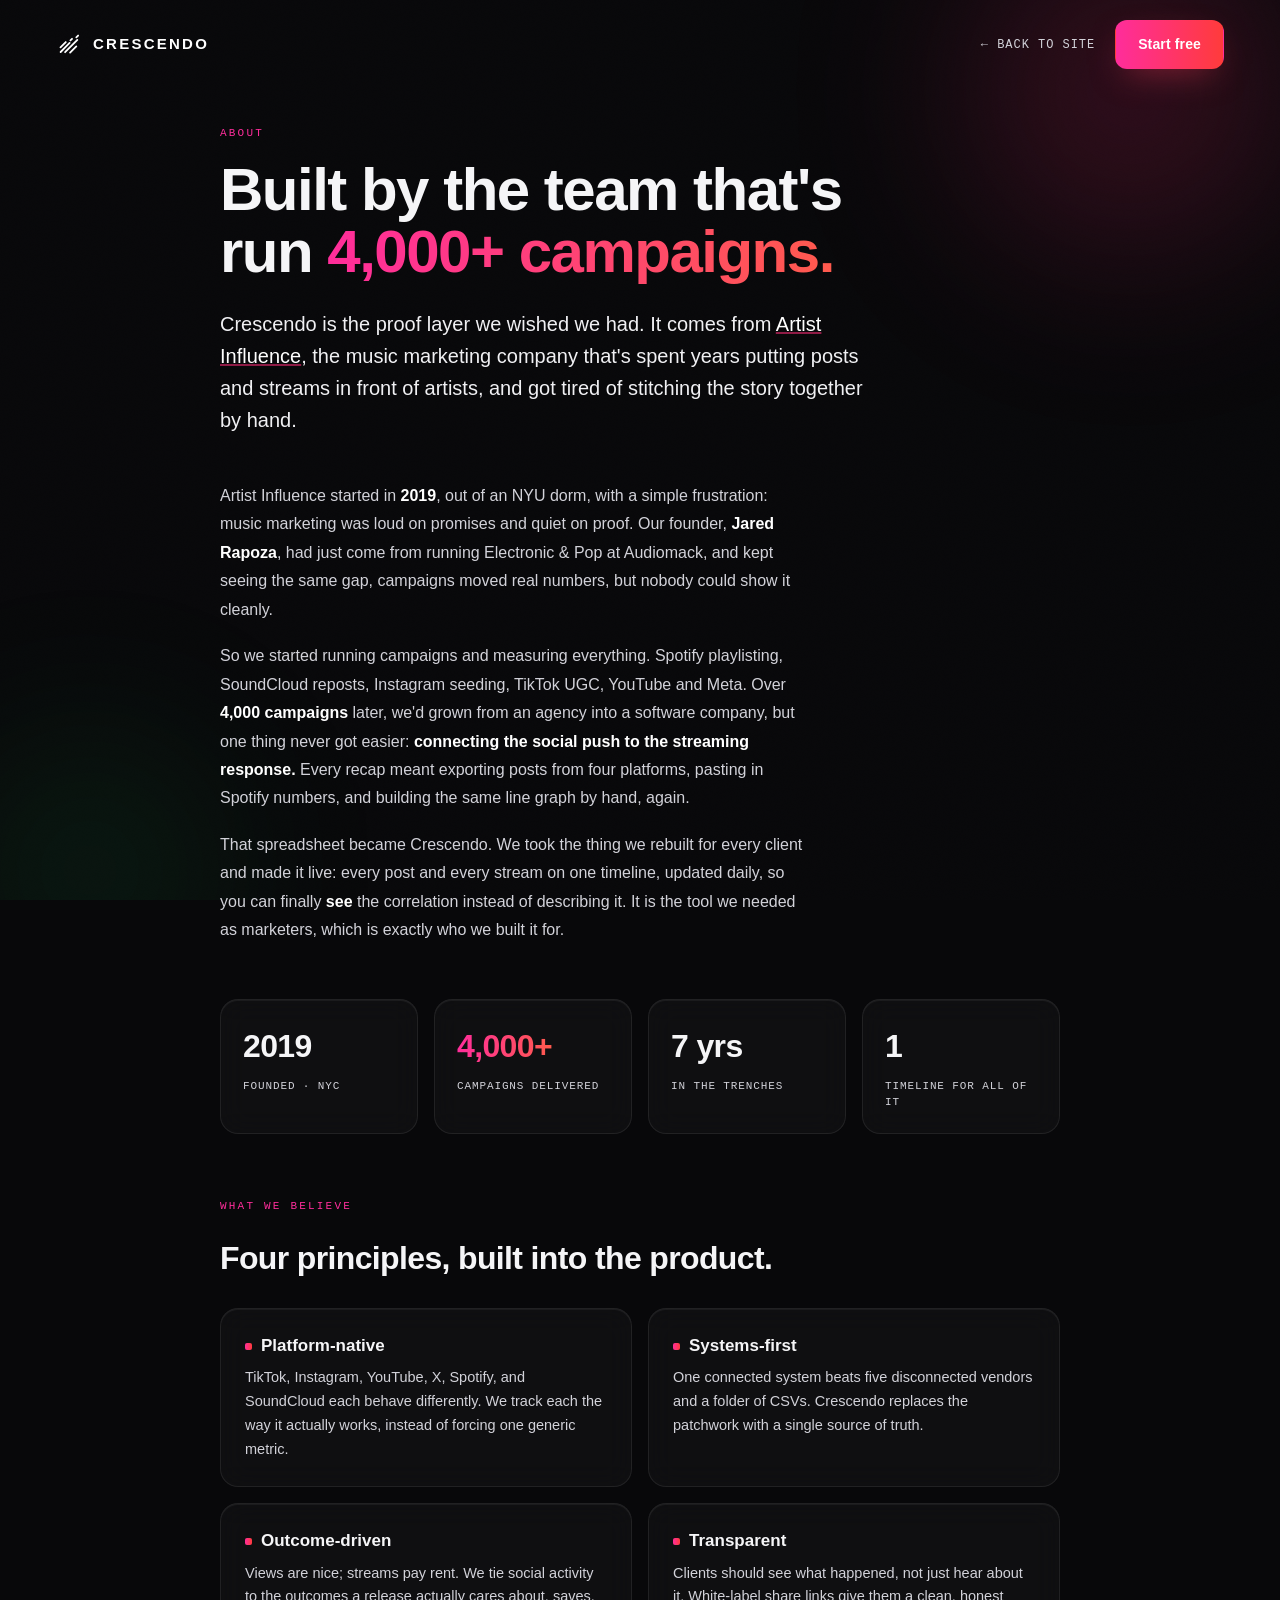
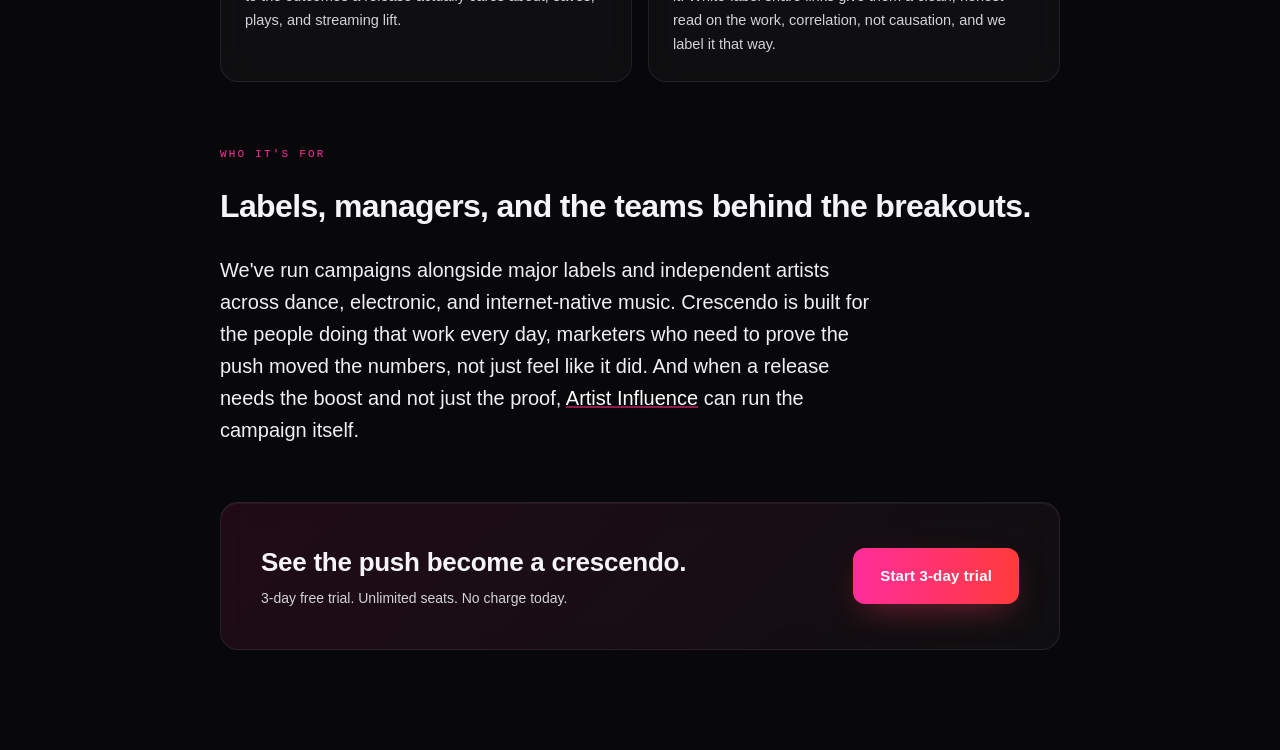
<file: about.html>
<!doctype html>
<html lang="en">
<head>
<meta charset="UTF-8" />
<meta name="viewport" content="width=device-width, initial-scale=1, viewport-fit=cover" />
<meta name="theme-color" content="#08080a" />
<meta name="robots" content="noindex" />
<link rel="icon" href="/favicon.ico" sizes="any" />
<link rel="icon" type="image/svg+xml" href="/favicon.svg" />
<link rel="apple-touch-icon" href="/apple-touch-icon.png" />
<title>About — Crescendo</title>
<link rel="stylesheet" href="/auth.css" />
<style>
.topbar{position:relative;z-index:5;display:flex;align-items:center;justify-content:space-between;padding:20px clamp(20px,5vw,56px)}
.topbar .right{display:flex;align-items:center;gap:20px}
.topbar .back{font-family:var(--mono);font-size:12px;letter-spacing:.08em;text-transform:uppercase;color:var(--faint)}
.topbar .back:hover{color:#fff}
main{position:relative;z-index:5;max-width:920px;margin:0 auto;padding:30px clamp(20px,5vw,40px) 100px}
.eyebrow{font-family:var(--mono);font-size:11px;letter-spacing:.2em;text-transform:uppercase;color:var(--pink)}
.hero h1{font-size:clamp(34px,6vw,60px);font-weight:800;letter-spacing:-.025em;line-height:1.04;margin:16px 0 0}
.hero h1 .a{background:linear-gradient(90deg,#ff2d9b,#ff5a4d);-webkit-background-clip:text;background-clip:text;color:transparent}
.lead{color:var(--muted);font-size:clamp(17px,2vw,20px);line-height:1.6;margin:24px 0 0;max-width:60ch}
.prose{margin:46px 0 0}
.prose p{color:var(--faint);font-size:16px;line-height:1.78;margin:18px 0;max-width:66ch}
.prose strong{color:#fff;font-weight:700}
.lead a,.prose a{color:#fff;text-decoration:underline;text-decoration-color:rgba(255,45,120,.55)}
.lead a:hover,.prose a:hover{text-decoration-color:var(--pink)}
.stats{display:grid;grid-template-columns:repeat(4,1fr);gap:16px;margin:54px 0}
@media (max-width:720px){.stats{grid-template-columns:repeat(2,1fr)}}
.stat{padding:22px}
.stat .n{font-size:32px;font-weight:800;letter-spacing:-.02em}
.stat .n .a{background:linear-gradient(90deg,#ff2d9b,#ff5a4d);-webkit-background-clip:text;background-clip:text;color:transparent}
.stat .l{color:var(--faint);font-family:var(--mono);font-size:11px;letter-spacing:.08em;text-transform:uppercase;margin-top:8px}
.h2{font-size:clamp(24px,3.4vw,32px);font-weight:800;letter-spacing:-.02em;margin:18px 0 6px}
.vals{display:grid;grid-template-columns:1fr 1fr;gap:16px;margin:26px 0 0}
@media (max-width:720px){.vals{grid-template-columns:1fr}}
.val{padding:24px}
.val h3{font-size:17px;font-weight:800;margin-bottom:8px}
.val h3 .dot{display:inline-block;width:7px;height:7px;border-radius:2px;background:var(--grad);margin-right:9px;vertical-align:middle}
.val p{color:var(--faint);font-size:14.5px;line-height:1.65}
.cta-band{margin-top:56px;padding:40px;display:flex;align-items:center;justify-content:space-between;gap:24px;flex-wrap:wrap;text-align:left;
  background:linear-gradient(135deg,rgba(255,45,120,.1),var(--surface-1))}
.cta-band h3{font-size:clamp(20px,2.6vw,26px);font-weight:800;letter-spacing:-.01em}
.cta-band p{color:var(--faint);font-size:14px;margin-top:6px}
.section{margin-top:58px}
</style>
</head>
<body>
<div class="ambient"><i class="a1"></i><i class="a2"></i></div>
<div class="grain"></div>
<div class="cursor-dot" id="cdot"></div>

<header class="topbar">
  <a class="logo" href="/" aria-label="Crescendo home">
    <svg class="mark" viewBox="0 0 100 100" fill="none" stroke="#fff" stroke-width="7" stroke-linecap="round"><line x1="17.3" y1="59.2" x2="37.6" y2="38.8"/><line x1="17.8" y1="76.9" x2="52.4" y2="42.2"/><line x1="35" y1="77.7" x2="82.1" y2="30.5"/><line x1="54.2" y1="79.2" x2="78.1" y2="55.5"/><line x1="55.5" y1="32.6" x2="61.7" y2="26.3"/><line x1="78.2" y1="20.4" x2="85" y2="13.6"/></svg>
    CRESCENDO
  </a>
  <div class="right"><a class="back" href="/">← Back to site</a><a class="btn btn-primary" href="/checkout.html?plan=growth">Start free</a></div>
</header>

<main>
  <section class="hero">
    <span class="eyebrow">About</span>
    <h1>Built by the team that's<br>run <span class="a">4,000+ campaigns.</span></h1>
    <p class="lead">Crescendo is the proof layer we wished we had. It comes from <a href="https://www.artistinfluence.com" target="_blank" rel="noopener">Artist Influence</a>, the music marketing company that's spent years putting posts and streams in front of artists, and got tired of stitching the story together by hand.</p>
  </section>

  <section class="prose">
    <p>Artist Influence started in <strong>2019</strong>, out of an NYU dorm, with a simple frustration: music marketing was loud on promises and quiet on proof. Our founder, <strong>Jared Rapoza</strong>, had just come from running Electronic &amp; Pop at Audiomack, and kept seeing the same gap, campaigns moved real numbers, but nobody could show it cleanly.</p>
    <p>So we started running campaigns and measuring everything. Spotify playlisting, SoundCloud reposts, Instagram seeding, TikTok UGC, YouTube and Meta. Over <strong>4,000 campaigns</strong> later, we'd grown from an agency into a software company, but one thing never got easier: <strong>connecting the social push to the streaming response.</strong> Every recap meant exporting posts from four platforms, pasting in Spotify numbers, and building the same line graph by hand, again.</p>
    <p>That spreadsheet became Crescendo. We took the thing we rebuilt for every client and made it live: every post and every stream on one timeline, updated daily, so you can finally <strong>see</strong> the correlation instead of describing it. It is the tool we needed as marketers, which is exactly who we built it for.</p>
  </section>

  <div class="stats">
    <div class="glass stat"><div class="n">2019</div><div class="l">Founded · NYC</div></div>
    <div class="glass stat"><div class="n"><span class="a">4,000+</span></div><div class="l">Campaigns delivered</div></div>
    <div class="glass stat"><div class="n">7 yrs</div><div class="l">In the trenches</div></div>
    <div class="glass stat"><div class="n">1</div><div class="l">Timeline for all of it</div></div>
  </div>

  <section class="section">
    <span class="eyebrow">What we believe</span>
    <div class="h2">Four principles, built into the product.</div>
    <div class="vals">
      <div class="glass val"><h3><span class="dot"></span>Platform-native</h3><p>TikTok, Instagram, YouTube, X, Spotify, and SoundCloud each behave differently. We track each the way it actually works, instead of forcing one generic metric.</p></div>
      <div class="glass val"><h3><span class="dot"></span>Systems-first</h3><p>One connected system beats five disconnected vendors and a folder of CSVs. Crescendo replaces the patchwork with a single source of truth.</p></div>
      <div class="glass val"><h3><span class="dot"></span>Outcome-driven</h3><p>Views are nice; streams pay rent. We tie social activity to the outcomes a release actually cares about, saves, plays, and streaming lift.</p></div>
      <div class="glass val"><h3><span class="dot"></span>Transparent</h3><p>Clients should see what happened, not just hear about it. White-label share links give them a clean, honest read on the work, correlation, not causation, and we label it that way.</p></div>
    </div>
  </section>

  <section class="section">
    <span class="eyebrow">Who it's for</span>
    <div class="h2">Labels, managers, and the teams behind the breakouts.</div>
    <p class="lead">We've run campaigns alongside major labels and independent artists across dance, electronic, and internet-native music. Crescendo is built for the people doing that work every day, marketers who need to prove the push moved the numbers, not just feel like it did. And when a release needs the boost and not just the proof, <a href="https://www.artistinfluence.com" target="_blank" rel="noopener">Artist Influence</a> can run the campaign itself.</p>
  </section>

  <div class="glass cta-band">
    <div><h3>See the push become a crescendo.</h3><p>3-day free trial. Unlimited seats. No charge today.</p></div>
    <a class="btn btn-primary btn-lg" href="/checkout.html?plan=growth">Start 3-day trial</a>
  </div>
</main>

<script>
(function(){
  if(matchMedia('(prefers-reduced-motion:reduce)').matches||!matchMedia('(pointer:fine)').matches)return;
  var dot=document.getElementById('cdot');
  addEventListener('mousemove',function(e){dot.style.left=e.clientX+'px';dot.style.top=e.clientY+'px';dot.style.opacity='1';},{passive:true});
  addEventListener('mouseout',function(){dot.style.opacity='0';});
})();
</script>
</body>
</html>
</file>
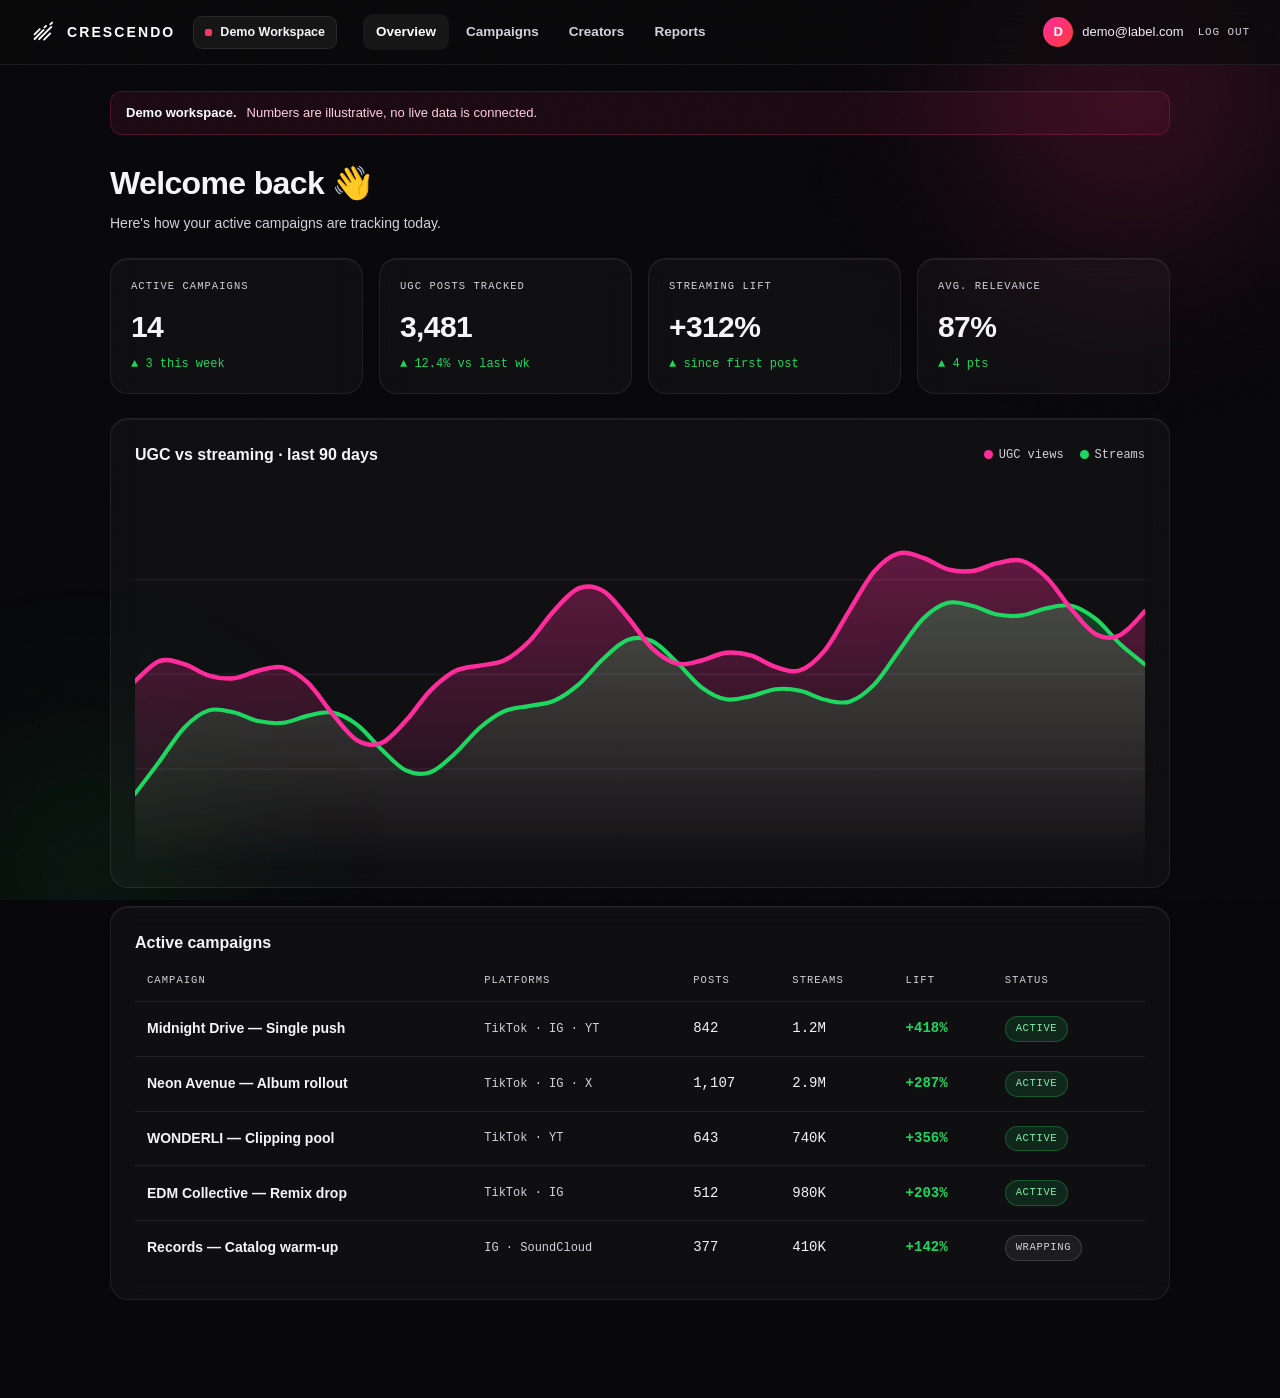
<file: app.html>
<!doctype html>
<html lang="en">
<head>
<meta charset="UTF-8" />
<meta name="viewport" content="width=device-width, initial-scale=1, viewport-fit=cover" />
<meta name="theme-color" content="#08080a" />
<meta name="robots" content="noindex" />
<link rel="icon" href="/favicon.ico" sizes="any" />
<link rel="icon" type="image/svg+xml" href="/favicon.svg" />
<link rel="apple-touch-icon" href="/apple-touch-icon.png" />
<title>Dashboard — Crescendo</title>
<link rel="stylesheet" href="/auth.css" />
<style>
.appbar{position:sticky;top:0;z-index:20;display:flex;align-items:center;gap:18px;padding:14px clamp(16px,3vw,30px);
  background:rgba(10,10,12,.72);backdrop-filter:blur(16px);border-bottom:1px solid var(--border)}
.appbar .logo{font-size:14px}
.ws{display:inline-flex;align-items:center;gap:8px;padding:6px 11px;border-radius:9px;background:var(--surface-2);border:1px solid var(--border);
  font-size:12.5px;font-weight:600}
.ws i{width:7px;height:7px;border-radius:2px;background:var(--grad);display:block}
.appnav{display:flex;gap:4px;margin-left:8px}
.appnav a{padding:8px 13px;border-radius:9px;font-size:13.5px;color:var(--faint);font-weight:600}
.appnav a.on{background:var(--surface-2);color:#fff}
.appnav a:hover{color:#fff}
.appbar .right{margin-left:auto;display:flex;align-items:center;gap:14px}
.who{display:flex;align-items:center;gap:9px}
.who .av{width:30px;height:30px;border-radius:50%;background:var(--grad-135);display:grid;place-items:center;font-weight:800;font-size:13px;color:#fff}
.who .em{font-size:13px;color:var(--muted);max-width:170px;overflow:hidden;text-overflow:ellipsis;white-space:nowrap}
.logout{font-family:var(--mono);font-size:11px;letter-spacing:.08em;text-transform:uppercase;color:var(--faint);cursor:pointer}
.logout:hover{color:#fff}
@media (max-width:720px){.appnav,.who .em{display:none}}

main{position:relative;z-index:5;max-width:1120px;margin:0 auto;padding:26px clamp(16px,3vw,30px) 80px}
.demo-banner{display:flex;align-items:center;gap:10px;padding:11px 15px;border-radius:12px;margin-bottom:24px;
  background:rgba(255,45,120,.08);border:1px solid rgba(255,45,120,.22);font-size:13px;color:#ffd0e2}
.demo-banner b{color:#fff}
.greet h1{font-size:clamp(24px,3.4vw,32px);font-weight:800;letter-spacing:-.02em}
.greet p{color:var(--faint);margin-top:6px;font-size:14px}
.kpis{display:grid;grid-template-columns:repeat(4,1fr);gap:16px;margin:24px 0}
@media (max-width:860px){.kpis{grid-template-columns:repeat(2,1fr)}}
.kpi{padding:20px}
.kpi .lab{font-family:var(--mono);font-size:10.5px;letter-spacing:.1em;text-transform:uppercase;color:var(--faint)}
.kpi .val{font-size:30px;font-weight:800;letter-spacing:-.02em;margin-top:9px}
.kpi .delta{font-size:12px;font-family:var(--mono);margin-top:6px}
.kpi .delta.up{color:var(--green)} .kpi .delta.dn{color:#ff7a6e}
.panel{padding:24px;margin-bottom:18px}
.panel .ph{display:flex;align-items:center;justify-content:space-between;margin-bottom:18px}
.panel .ph h2{font-size:16px;font-weight:800}
.legend{display:flex;gap:16px;font-size:12px;color:var(--faint);font-family:var(--mono)}
.legend i{display:inline-block;width:9px;height:9px;border-radius:50%;margin-right:6px;vertical-align:middle}
.chart{width:100%;height:auto;display:block}
table{width:100%;border-collapse:collapse;font-size:14px}
thead th{text-align:left;font-family:var(--mono);font-size:10.5px;letter-spacing:.1em;text-transform:uppercase;color:var(--faint);
  font-weight:500;padding:0 12px 12px;border-bottom:1px solid var(--border)}
tbody td{padding:14px 12px;border-bottom:1px solid var(--border)}
tbody tr:last-child td{border-bottom:none}
tbody tr:hover{background:var(--surface-1)}
.camp{font-weight:700}
.plats{color:var(--faint);font-family:var(--mono);font-size:12px}
.lift{color:var(--green);font-weight:700;font-family:var(--mono)}
.tag{display:inline-block;padding:4px 10px;border-radius:999px;font-family:var(--mono);font-size:10.5px;letter-spacing:.06em;text-transform:uppercase}
.tag.active{background:rgba(30,215,96,.12);color:#7ef0ab;border:1px solid rgba(30,215,96,.3)}
.tag.wrap{background:rgba(255,255,255,.06);color:var(--faint);border:1px solid var(--border-2)}
td.num{font-family:var(--mono)}
@media (max-width:680px){.hide-sm{display:none}}
</style>
</head>
<body>
<div class="ambient"><i class="a1"></i><i class="a2"></i></div>
<div class="grain"></div>
<div class="cursor-dot" id="cdot"></div>

<header class="appbar">
  <a class="logo" href="/" aria-label="Crescendo home">
    <svg class="mark" viewBox="0 0 100 100" fill="none" stroke="#fff" stroke-width="7" stroke-linecap="round"><line x1="17.3" y1="59.2" x2="37.6" y2="38.8"/><line x1="17.8" y1="76.9" x2="52.4" y2="42.2"/><line x1="35" y1="77.7" x2="82.1" y2="30.5"/><line x1="54.2" y1="79.2" x2="78.1" y2="55.5"/><line x1="55.5" y1="32.6" x2="61.7" y2="26.3"/><line x1="78.2" y1="20.4" x2="85" y2="13.6"/></svg>
    CRESCENDO
  </a>
  <span class="ws"><i></i> Demo Workspace</span>
  <nav class="appnav">
    <a class="on" href="#">Overview</a><a href="#">Campaigns</a><a href="#">Creators</a><a href="#">Reports</a>
  </nav>
  <div class="right">
    <div class="who"><span class="av" id="avatar">D</span><span class="em" id="userEmail">demo@label.com</span></div>
    <span class="logout" id="logout">Log out</span>
  </div>
</header>

<main>
  <div class="demo-banner rise"><b>Demo workspace.</b> Numbers are illustrative, no live data is connected.</div>

  <div class="greet rise d1">
    <h1>Welcome back 👋</h1>
    <p id="sub">Here's how your active campaigns are tracking today.</p>
  </div>

  <div class="kpis">
    <div class="glass kpi rise d1"><div class="lab">Active campaigns</div><div class="val">14</div><div class="delta up">▲ 3 this week</div></div>
    <div class="glass kpi rise d1"><div class="lab">UGC posts tracked</div><div class="val">3,481</div><div class="delta up">▲ 12.4% vs last wk</div></div>
    <div class="glass kpi rise d2"><div class="lab">Streaming lift</div><div class="val">+312%</div><div class="delta up">▲ since first post</div></div>
    <div class="glass kpi rise d2"><div class="lab">Avg. relevance</div><div class="val">87%</div><div class="delta up">▲ 4 pts</div></div>
  </div>

  <section class="glass panel rise d2">
    <div class="ph">
      <h2>UGC vs streaming · last 90 days</h2>
      <div class="legend"><span><i style="background:#ff2d9b"></i>UGC views</span><span><i style="background:#1ed760"></i>Streams</span></div>
    </div>
    <svg class="chart" id="dchart" viewBox="0 0 640 240" fill="none" preserveAspectRatio="none" aria-hidden="true">
      <defs>
        <linearGradient id="dUg" x1="0" y1="0" x2="0" y2="1"><stop offset="0" stop-color="#ff2d9b" stop-opacity=".34"/><stop offset="1" stop-color="#ff2d9b" stop-opacity="0"/></linearGradient>
        <linearGradient id="dSt" x1="0" y1="0" x2="0" y2="1"><stop offset="0" stop-color="#1ed760" stop-opacity=".26"/><stop offset="1" stop-color="#1ed760" stop-opacity="0"/></linearGradient>
      </defs>
      <g stroke="rgba(150,160,210,.09)" stroke-width="1">
        <line x1="0" y1="60" x2="640" y2="60"/><line x1="0" y1="120" x2="640" y2="120"/><line x1="0" y1="180" x2="640" y2="180"/>
      </g>
      <path id="dFillU" fill="url(#dUg)"/><path id="dFillS" fill="url(#dSt)"/>
      <path id="dLineS" fill="none" stroke="#1ed760" stroke-width="2.6" stroke-linecap="round" stroke-linejoin="round"/>
      <path id="dLineU" fill="none" stroke="#ff2d9b" stroke-width="2.8" stroke-linecap="round" stroke-linejoin="round"/>
    </svg>
  </section>

  <section class="glass panel rise d3">
    <div class="ph"><h2>Active campaigns</h2></div>
    <table>
      <thead><tr><th>Campaign</th><th class="hide-sm">Platforms</th><th>Posts</th><th class="hide-sm">Streams</th><th>Lift</th><th>Status</th></tr></thead>
      <tbody>
        <tr><td class="camp">Midnight Drive — Single push</td><td class="plats hide-sm">TikTok · IG · YT</td><td class="num">842</td><td class="num hide-sm">1.2M</td><td class="lift">+418%</td><td><span class="tag active">Active</span></td></tr>
        <tr><td class="camp">Neon Avenue — Album rollout</td><td class="plats hide-sm">TikTok · IG · X</td><td class="num">1,107</td><td class="num hide-sm">2.9M</td><td class="lift">+287%</td><td><span class="tag active">Active</span></td></tr>
        <tr><td class="camp">WONDERLI — Clipping pool</td><td class="plats hide-sm">TikTok · YT</td><td class="num">643</td><td class="num hide-sm">740K</td><td class="lift">+356%</td><td><span class="tag active">Active</span></td></tr>
        <tr><td class="camp">EDM Collective — Remix drop</td><td class="plats hide-sm">TikTok · IG</td><td class="num">512</td><td class="num hide-sm">980K</td><td class="lift">+203%</td><td><span class="tag active">Active</span></td></tr>
        <tr><td class="camp">Records — Catalog warm-up</td><td class="plats hide-sm">IG · SoundCloud</td><td class="num">377</td><td class="num hide-sm">410K</td><td class="lift">+142%</td><td><span class="tag wrap">Wrapping</span></td></tr>
      </tbody>
    </table>
  </section>
</main>

<script>
(function(){
  var reduce=matchMedia('(prefers-reduced-motion:reduce)').matches;
  // greet by logged-in email
  var email='demo@label.com';
  try{ email=sessionStorage.getItem('cresc_user')||email; }catch(e){}
  document.getElementById('userEmail').textContent=email;
  document.getElementById('avatar').textContent=(email[0]||'D').toUpperCase();
  document.getElementById('logout').addEventListener('click',function(){try{sessionStorage.removeItem('cresc_user');}catch(e){} location.href='/';});

  // static smooth dual-line chart
  var W=640,H=240,top=22,bot=26,N=42;
  function valU(i){return i*0.62 + 8*Math.sin(i*0.42+0.4) + 3.4*Math.sin(i*1.05+1);}
  function valS(i){var j=i-2;return j*0.62 + 6.6*Math.sin(j*0.42+0.4) + 2.8*Math.sin(j*1.05+1) - 7;}
  function smooth(p){var d='M'+p[0][0]+' '+p[0][1];for(var i=0;i<p.length-1;i++){var a=p[i-1]||p[i],b=p[i],c=p[i+1],e=p[i+2]||c;
    d+=' C'+(b[0]+(c[0]-a[0])/6).toFixed(1)+' '+(b[1]+(c[1]-a[1])/6).toFixed(1)+' '+(c[0]-(e[0]-b[0])/6).toFixed(1)+' '+(c[1]-(e[1]-b[1])/6).toFixed(1)+' '+c[0].toFixed(1)+' '+c[1].toFixed(1);}return d;}
  var uu=[],sv=[],i;
  for(i=0;i<N;i++){uu.push(valU(i));sv.push(valS(i));}
  var all=uu.concat(sv),mn=Math.min.apply(null,all),mx=Math.max.apply(null,all),rg=(mx-mn)||1;mn-=rg*0.12;mx+=rg*0.14;rg=mx-mn;
  function Y(v){return +(top+(1-(v-mn)/rg)*(H-top-bot)).toFixed(1);}
  var pu=[],ps=[];for(i=0;i<N;i++){var x=+((i/(N-1))*W).toFixed(1);pu.push([x,Y(uu[i])]);ps.push([x,Y(sv[i])]);}
  var du=smooth(pu),ds=smooth(ps);
  document.getElementById('dLineU').setAttribute('d',du);
  document.getElementById('dLineS').setAttribute('d',ds);
  document.getElementById('dFillU').setAttribute('d',du+' L'+W+' '+H+' L0 '+H+' Z');
  document.getElementById('dFillS').setAttribute('d',ds+' L'+W+' '+H+' L0 '+H+' Z');

  if(!reduce && matchMedia('(pointer:fine)').matches){
    var dot=document.getElementById('cdot');
    addEventListener('mousemove',function(e){dot.style.left=e.clientX+'px';dot.style.top=e.clientY+'px';dot.style.opacity='1';},{passive:true});
    addEventListener('mouseout',function(){dot.style.opacity='0';});
  }
})();
</script>
</body>
</html>
</file>
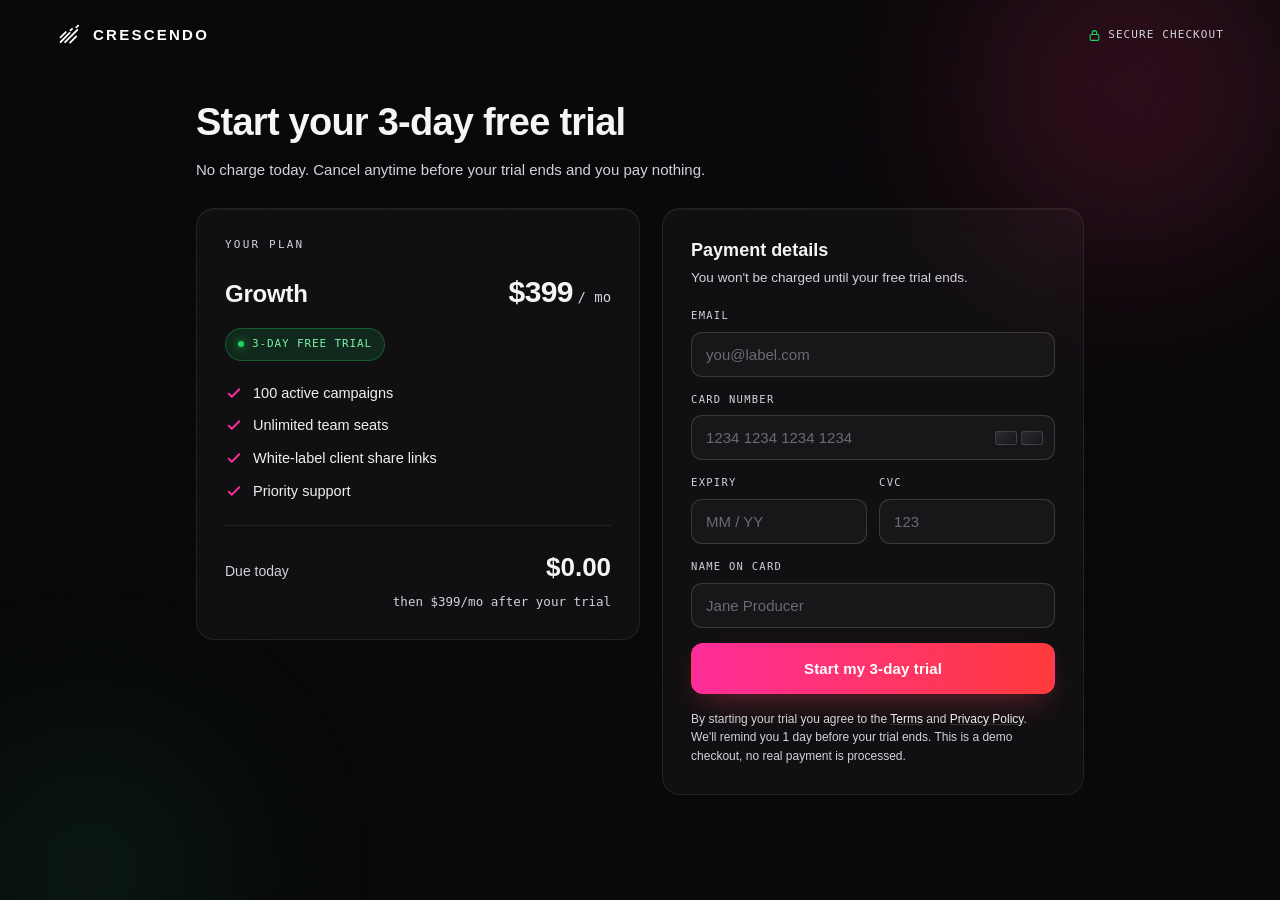
<file: checkout.html>
<!doctype html>
<html lang="en">
<head>
<meta charset="UTF-8" />
<meta name="viewport" content="width=device-width, initial-scale=1, viewport-fit=cover" />
<meta name="theme-color" content="#08080a" />
<meta name="robots" content="noindex" />
<link rel="icon" href="/favicon.ico" sizes="any" />
<link rel="icon" type="image/svg+xml" href="/favicon.svg" />
<link rel="apple-touch-icon" href="/apple-touch-icon.png" />
<title>Checkout — Crescendo</title>
<link rel="stylesheet" href="/auth.css" />
<style>
.topbar{position:relative;z-index:5;display:flex;align-items:center;justify-content:space-between;padding:22px clamp(20px,5vw,56px)}
.topbar .secure{display:inline-flex;align-items:center;gap:7px;font-family:var(--mono);font-size:11px;letter-spacing:.1em;text-transform:uppercase;color:var(--faint)}
.topbar .secure svg{width:13px;height:13px;stroke:var(--green);fill:none;stroke-width:2}
main.wrap{position:relative;z-index:5;max-width:1000px;margin:0 auto;padding:24px clamp(20px,5vw,56px) 80px}
.co-head{margin-bottom:26px}
.co-head h1{font-size:clamp(26px,3.6vw,38px);font-weight:800;letter-spacing:-.02em}
.co-head p{color:var(--faint);margin-top:8px;font-size:15px}
.grid{display:grid;grid-template-columns:1fr .95fr;gap:22px;align-items:start}
@media (max-width:860px){.grid{grid-template-columns:1fr}}
.card{padding:28px}
.sum .eyebrow{margin-bottom:16px}
.plan-row{display:flex;align-items:baseline;justify-content:space-between;gap:12px}
.plan-name{font-size:24px;font-weight:800;letter-spacing:-.01em}
.plan-price b{font-size:30px;font-weight:800;letter-spacing:-.02em}
.plan-price span{color:var(--faint);font-size:14px;font-family:var(--mono)}
.trial-badge{display:inline-flex;align-items:center;gap:8px;margin-top:14px;padding:7px 12px;border-radius:999px;
  background:rgba(30,215,96,.12);border:1px solid rgba(30,215,96,.3);color:#7ef0ab;font-family:var(--mono);font-size:11px;letter-spacing:.08em;text-transform:uppercase}
.trial-badge i{width:6px;height:6px;border-radius:50%;background:var(--green);display:block;box-shadow:0 0 8px var(--green)}
.feat{list-style:none;margin:22px 0 0;display:grid;gap:11px}
.feat li{display:flex;gap:10px;align-items:flex-start;font-size:14.5px;color:var(--muted)}
.feat svg{width:18px;height:18px;flex:none;margin-top:1px;stroke:var(--pink);fill:none;stroke-width:2.4;stroke-linecap:round;stroke-linejoin:round}
.divider{height:1px;background:var(--border);margin:22px 0}
.due{display:flex;align-items:baseline;justify-content:space-between}
.due .lab{color:var(--faint);font-size:14px}
.due .amt{font-size:26px;font-weight:800}
.due-sub{color:var(--faint);font-size:12.5px;font-family:var(--mono);margin-top:6px;text-align:right}
.pay h2{font-size:18px;font-weight:800;margin-bottom:4px}
.pay .sub{color:var(--faint);font-size:13.5px;margin-bottom:20px}
.card-input{position:relative}
.card-input .brand-dots{position:absolute;right:12px;top:50%;transform:translateY(-50%);display:flex;gap:4px}
.card-input .brand-dots i{width:22px;height:14px;border-radius:3px;background:linear-gradient(135deg,#2a2a30,#17171b);border:1px solid var(--border-2)}
.fine{margin-top:16px;font-size:12px;color:var(--faint);line-height:1.55}
.fine a{color:var(--muted);text-decoration:underline;text-decoration-color:var(--border-2)}
.success{text-align:center;max-width:520px;margin:40px auto;padding:46px 34px}
.success .ok{width:74px;height:74px;border-radius:50%;margin:0 auto 22px;display:grid;place-items:center;
  background:rgba(30,215,96,.12);border:1px solid rgba(30,215,96,.4)}
.success .ok svg{width:34px;height:34px;stroke:var(--green);fill:none;stroke-width:3;stroke-linecap:round;stroke-linejoin:round;
  stroke-dasharray:40;stroke-dashoffset:40;animation:tick .5s var(--ease) .15s forwards}
@keyframes tick{to{stroke-dashoffset:0}}
.success h2{font-size:26px;font-weight:800;letter-spacing:-.01em}
.success p{color:var(--faint);margin:12px 0 26px;font-size:15px}
.success .email{color:#fff;font-family:var(--mono)}
</style>
</head>
<body>
<div class="ambient"><i class="a1"></i><i class="a2"></i></div>
<div class="grain"></div>
<div class="cursor-dot" id="cdot"></div>

<header class="topbar">
  <a class="logo" href="/" aria-label="Crescendo home">
    <svg class="mark" viewBox="0 0 100 100" fill="none" stroke="#fff" stroke-width="7" stroke-linecap="round"><line x1="17.3" y1="59.2" x2="37.6" y2="38.8"/><line x1="17.8" y1="76.9" x2="52.4" y2="42.2"/><line x1="35" y1="77.7" x2="82.1" y2="30.5"/><line x1="54.2" y1="79.2" x2="78.1" y2="55.5"/><line x1="55.5" y1="32.6" x2="61.7" y2="26.3"/><line x1="78.2" y1="20.4" x2="85" y2="13.6"/></svg>
    CRESCENDO
  </a>
  <span class="secure"><svg viewBox="0 0 24 24"><rect x="4" y="10" width="16" height="11" rx="2"/><path d="M8 10V7a4 4 0 0 1 8 0v3"/></svg> Secure checkout</span>
</header>

<main class="wrap">
  <div id="checkoutView">
    <div class="co-head rise">
      <h1>Start your 3-day free trial</h1>
      <p>No charge today. Cancel anytime before your trial ends and you pay nothing.</p>
    </div>
    <div class="grid">
      <!-- ORDER SUMMARY -->
      <section class="glass card sum rise d1">
        <div class="eyebrow">Your plan</div>
        <div class="plan-row">
          <span class="plan-name" id="planName">Growth</span>
          <span class="plan-price"><b id="planPrice">$399</b> <span>/ mo</span></span>
        </div>
        <div class="trial-badge"><i></i> 3-day free trial</div>
        <ul class="feat" id="planFeat"></ul>
        <div class="divider"></div>
        <div class="due"><span class="lab">Due today</span><span class="amt">$0.00</span></div>
        <div class="due-sub" id="dueSub">then $399/mo after your trial</div>
      </section>

      <!-- PAYMENT -->
      <section class="glass card pay rise d2">
        <h2>Payment details</h2>
        <p class="sub">You won't be charged until your free trial ends.</p>
        <form id="payForm" novalidate>
          <div class="field">
            <label for="email">Email</label>
            <input id="email" name="email" type="email" inputmode="email" placeholder="you@label.com" autocomplete="email" required />
          </div>
          <div class="field">
            <label for="card">Card number</label>
            <div class="card-input">
              <input id="card" name="card" inputmode="numeric" placeholder="1234 1234 1234 1234" autocomplete="cc-number" required />
              <div class="brand-dots"><i></i><i></i></div>
            </div>
          </div>
          <div class="row">
            <div class="field">
              <label for="exp">Expiry</label>
              <input id="exp" name="exp" inputmode="numeric" placeholder="MM / YY" autocomplete="cc-exp" required />
            </div>
            <div class="field">
              <label for="cvc">CVC</label>
              <input id="cvc" name="cvc" inputmode="numeric" placeholder="123" autocomplete="cc-csc" required />
            </div>
          </div>
          <div class="field">
            <label for="name">Name on card</label>
            <input id="name" name="name" placeholder="Jane Producer" autocomplete="cc-name" required />
          </div>
          <button class="btn btn-primary btn-block btn-lg" id="payBtn" type="submit">Start my 3-day trial</button>
          <p class="fine">By starting your trial you agree to the <a href="/terms.html">Terms</a> and <a href="/privacy.html">Privacy Policy</a>. We'll remind you 1 day before your trial ends. This is a demo checkout, no real payment is processed.</p>
        </form>
      </section>
    </div>
  </div>

  <!-- SUCCESS -->
  <div id="successView" class="glass success" hidden>
    <div class="ok"><svg viewBox="0 0 24 24"><path d="M5 13l4 4L19 7"/></svg></div>
    <h2>You're in. Your trial is live.</h2>
    <p>We sent your receipt and login details to <span class="email" id="okEmail">your inbox</span>. Your <span id="okPlan">Growth</span> trial runs for 3 days, no charge until then.</p>
    <a class="btn btn-primary btn-lg" href="/app.html">Go to your dashboard</a>
  </div>
</main>

<script>
(function(){
  var reduce=matchMedia('(prefers-reduced-motion:reduce)').matches;
  var PLANS={
    indie:{name:'Indie',price:49,feat:['5 active campaigns','Unlimited team seats','Spotify + SoundCloud overlay','Daily tracking + 30-day tail']},
    starter:{name:'Starter',price:149,feat:['25 active campaigns','Unlimited team seats','Client share links','Spotify + SoundCloud overlay']},
    growth:{name:'Growth',price:399,feat:['100 active campaigns','Unlimited team seats','White-label client share links','Priority support']},
    scale:{name:'Scale',price:999,feat:['300 active campaigns','Unlimited team seats','White-label + custom domain','API access + SSO']}
  };
  var key=(new URLSearchParams(location.search).get('plan')||'growth').toLowerCase();
  var p=PLANS[key]||PLANS.growth;
  document.getElementById('planName').textContent=p.name;
  document.getElementById('planPrice').textContent='$'+p.price;
  document.getElementById('dueSub').textContent='then $'+p.price+'/mo after your trial';
  document.getElementById('okPlan').textContent=p.name;
  var ck='<svg viewBox="0 0 24 24"><path d="M5 13l4 4L19 7"/></svg>';
  document.getElementById('planFeat').innerHTML=p.feat.map(function(f){return '<li>'+ck+'<span>'+f+'</span></li>';}).join('');
  document.title='Checkout · '+p.name+' — Crescendo';

  // input formatting
  var card=document.getElementById('card');
  card.addEventListener('input',function(){
    var v=this.value.replace(/\D/g,'').slice(0,16); this.value=v.replace(/(.{4})/g,'$1 ').trim();
  });
  var exp=document.getElementById('exp');
  exp.addEventListener('input',function(){
    var v=this.value.replace(/\D/g,'').slice(0,4);
    this.value=v.length>2?v.slice(0,2)+' / '+v.slice(2):v;
  });
  var cvc=document.getElementById('cvc');
  cvc.addEventListener('input',function(){this.value=this.value.replace(/\D/g,'').slice(0,4);});

  // submit -> fake processing -> success
  var form=document.getElementById('payForm'), btn=document.getElementById('payBtn');
  form.addEventListener('submit',function(e){
    e.preventDefault();
    var ok=true;
    ['email','card','exp','cvc','name'].forEach(function(id){
      var el=document.getElementById(id);
      if(!el.value.trim()){el.classList.add('invalid');ok=false;} else el.classList.remove('invalid');
    });
    if(!ok){return;}
    btn.disabled=true; btn.innerHTML='<span class="spin"></span> Processing…';
    setTimeout(function(){
      document.getElementById('okEmail').textContent=document.getElementById('email').value.trim();
      document.getElementById('checkoutView').hidden=true;
      var sv=document.getElementById('successView'); sv.hidden=false;
      window.scrollTo({top:0,behavior:reduce?'auto':'smooth'});
    }, reduce?200:1700);
  });
  // clear invalid on type
  form.addEventListener('input',function(e){if(e.target.classList)e.target.classList.remove('invalid');});

  // cursor dot
  if(!reduce && matchMedia('(pointer:fine)').matches){
    var dot=document.getElementById('cdot');
    addEventListener('mousemove',function(e){dot.style.left=e.clientX+'px';dot.style.top=e.clientY+'px';dot.style.opacity='1';},{passive:true});
    addEventListener('mouseout',function(){dot.style.opacity='0';});
  }
})();
</script>
</body>
</html>
</file>
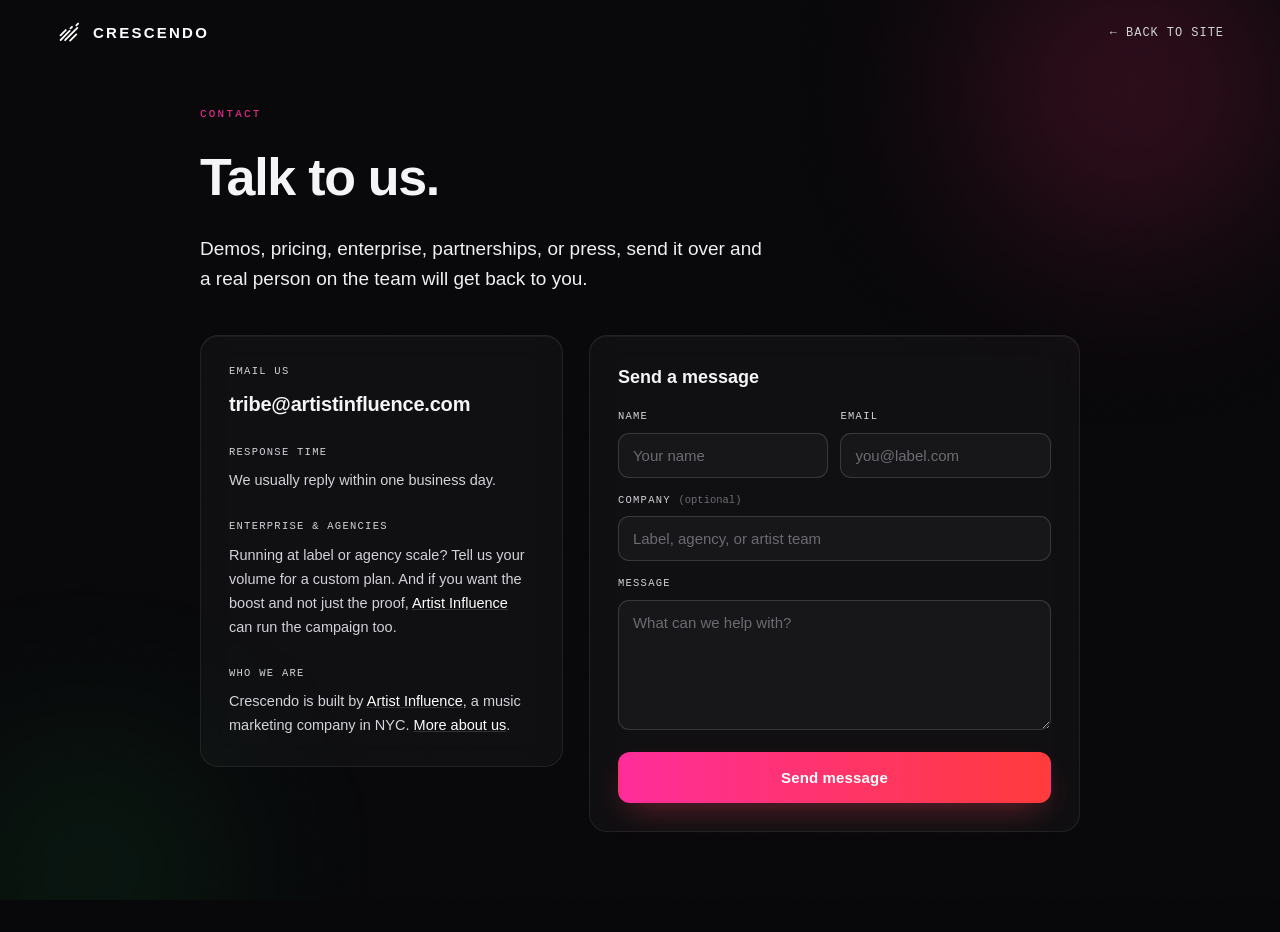
<file: contact.html>
<!doctype html>
<html lang="en">
<head>
<meta charset="UTF-8" />
<meta name="viewport" content="width=device-width, initial-scale=1, viewport-fit=cover" />
<meta name="theme-color" content="#08080a" />
<meta name="robots" content="noindex" />
<link rel="icon" href="/favicon.ico" sizes="any" />
<link rel="icon" type="image/svg+xml" href="/favicon.svg" />
<link rel="apple-touch-icon" href="/apple-touch-icon.png" />
<title>Contact — Crescendo</title>
<link rel="stylesheet" href="/auth.css" />
<style>
.topbar{position:relative;z-index:5;display:flex;align-items:center;justify-content:space-between;padding:20px clamp(20px,5vw,56px)}
.topbar .back{font-family:var(--mono);font-size:12px;letter-spacing:.08em;text-transform:uppercase;color:var(--faint)}
.topbar .back:hover{color:#fff}
main{position:relative;z-index:5;max-width:960px;margin:0 auto;padding:34px clamp(20px,5vw,40px) 100px}
.eyebrow{font-family:var(--mono);font-size:11px;letter-spacing:.2em;text-transform:uppercase;color:var(--pink)}
.head h1{font-size:clamp(32px,5vw,52px);font-weight:800;letter-spacing:-.025em;margin:14px 0 0}
.head .lead{color:var(--muted);font-size:clamp(16px,1.8vw,19px);line-height:1.6;margin:18px 0 0;max-width:54ch}
.grid{display:grid;grid-template-columns:.85fr 1.15fr;gap:26px;margin-top:40px;align-items:start}
@media (max-width:820px){.grid{grid-template-columns:1fr}}
.info{padding:28px}
.info .blk{margin-bottom:26px}
.info .blk:last-child{margin-bottom:0}
.info .lab{font-family:var(--mono);font-size:10.5px;letter-spacing:.12em;text-transform:uppercase;color:var(--faint);margin-bottom:9px}
.info .email{font-size:20px;font-weight:800;letter-spacing:-.01em}
.info .email:hover{color:var(--pink)}
.info p{color:var(--faint);font-size:14.5px;line-height:1.65}
.info a.inline{color:#fff;text-decoration:underline;text-decoration-color:var(--border-2)}
.form{padding:28px}
.form h2{font-size:18px;font-weight:800;margin-bottom:18px}
textarea{width:100%;background:var(--surface-1);border:1px solid var(--border-2);border-radius:11px;padding:13px 14px;color:#fff;
  font-family:var(--sans);font-size:15px;min-height:130px;resize:vertical;transition:.2s var(--ease)}
textarea:focus{outline:none;border-color:var(--pink);box-shadow:0 0 0 3px rgba(255,45,120,.18);background:var(--surface-2)}
textarea::placeholder{color:#6b6b73}
.ok-note{display:none;align-items:center;gap:9px;margin-top:14px;color:#7ef0ab;font-size:13.5px}
.ok-note.show{display:flex}
.ok-note svg{width:16px;height:16px;stroke:var(--green);fill:none;stroke-width:2.6;stroke-linecap:round;stroke-linejoin:round}
</style>
</head>
<body>
<div class="ambient"><i class="a1"></i><i class="a2"></i></div>
<div class="grain"></div>
<div class="cursor-dot" id="cdot"></div>

<header class="topbar">
  <a class="logo" href="/" aria-label="Crescendo home">
    <svg class="mark" viewBox="0 0 100 100" fill="none" stroke="#fff" stroke-width="7" stroke-linecap="round"><line x1="17.3" y1="59.2" x2="37.6" y2="38.8"/><line x1="17.8" y1="76.9" x2="52.4" y2="42.2"/><line x1="35" y1="77.7" x2="82.1" y2="30.5"/><line x1="54.2" y1="79.2" x2="78.1" y2="55.5"/><line x1="55.5" y1="32.6" x2="61.7" y2="26.3"/><line x1="78.2" y1="20.4" x2="85" y2="13.6"/></svg>
    CRESCENDO
  </a>
  <a class="back" href="/">← Back to site</a>
</header>

<main>
  <div class="head">
    <span class="eyebrow">Contact</span>
    <h1>Talk to us.</h1>
    <p class="lead">Demos, pricing, enterprise, partnerships, or press, send it over and a real person on the team will get back to you.</p>
  </div>

  <div class="grid">
    <aside class="glass info">
      <div class="blk">
        <div class="lab">Email us</div>
        <a class="email" href="mailto:tribe@artistinfluence.com">tribe@artistinfluence.com</a>
      </div>
      <div class="blk">
        <div class="lab">Response time</div>
        <p>We usually reply within one business day.</p>
      </div>
      <div class="blk">
        <div class="lab">Enterprise &amp; agencies</div>
        <p>Running at label or agency scale? Tell us your volume for a custom plan. And if you want the boost and not just the proof, <a class="inline" href="https://www.artistinfluence.com" target="_blank" rel="noopener">Artist Influence</a> can run the campaign too.</p>
      </div>
      <div class="blk">
        <div class="lab">Who we are</div>
        <p>Crescendo is built by <a class="inline" href="https://www.artistinfluence.com" target="_blank" rel="noopener">Artist Influence</a>, a music marketing company in NYC. <a class="inline" href="/about.html">More about us</a>.</p>
      </div>
    </aside>

    <section class="glass form">
      <h2>Send a message</h2>
      <form id="contactForm" novalidate>
        <div class="row">
          <div class="field"><label for="name">Name</label><input id="name" required placeholder="Your name" autocomplete="name" /></div>
          <div class="field"><label for="email">Email</label><input id="email" type="email" required placeholder="you@label.com" autocomplete="email" /></div>
        </div>
        <div class="field"><label for="company">Company <span style="text-transform:none;letter-spacing:0;color:#6b6b73">(optional)</span></label><input id="company" placeholder="Label, agency, or artist team" autocomplete="organization" /></div>
        <div class="field"><label for="msg">Message</label><textarea id="msg" required placeholder="What can we help with?"></textarea></div>
        <button class="btn btn-primary btn-block btn-lg" id="sendBtn" type="submit">Send message</button>
        <div class="ok-note" id="okNote"><svg viewBox="0 0 24 24"><path d="M5 13l4 4L19 7"/></svg> Opening your email app with the message ready to send.</div>
      </form>
    </section>
  </div>
</main>

<script>
(function(){
  var reduce=matchMedia('(prefers-reduced-motion:reduce)').matches;
  var form=document.getElementById('contactForm');
  form.addEventListener('submit',function(e){
    e.preventDefault();
    var ok=true;
    ['name','email','msg'].forEach(function(id){var el=document.getElementById(id);if(!el.value.trim()){el.classList.add('invalid');ok=false;}else el.classList.remove('invalid');});
    if(!ok)return;
    var name=document.getElementById('name').value.trim();
    var email=document.getElementById('email').value.trim();
    var company=document.getElementById('company').value.trim();
    var msg=document.getElementById('msg').value.trim();
    var subject='Crescendo inquiry from '+name+(company?' ('+company+')':'');
    var body=msg+'\n\n— '+name+(company?'\n'+company:'')+'\nReply to: '+email;
    document.getElementById('okNote').classList.add('show');
    window.location.href='mailto:tribe@artistinfluence.com?subject='+encodeURIComponent(subject)+'&body='+encodeURIComponent(body);
  });
  form.addEventListener('input',function(e){if(e.target.classList)e.target.classList.remove('invalid');});
  if(!reduce && matchMedia('(pointer:fine)').matches){
    var dot=document.getElementById('cdot');
    addEventListener('mousemove',function(e){dot.style.left=e.clientX+'px';dot.style.top=e.clientY+'px';dot.style.opacity='1';},{passive:true});
    addEventListener('mouseout',function(){dot.style.opacity='0';});
  }
})();
</script>
</body>
</html>
</file>
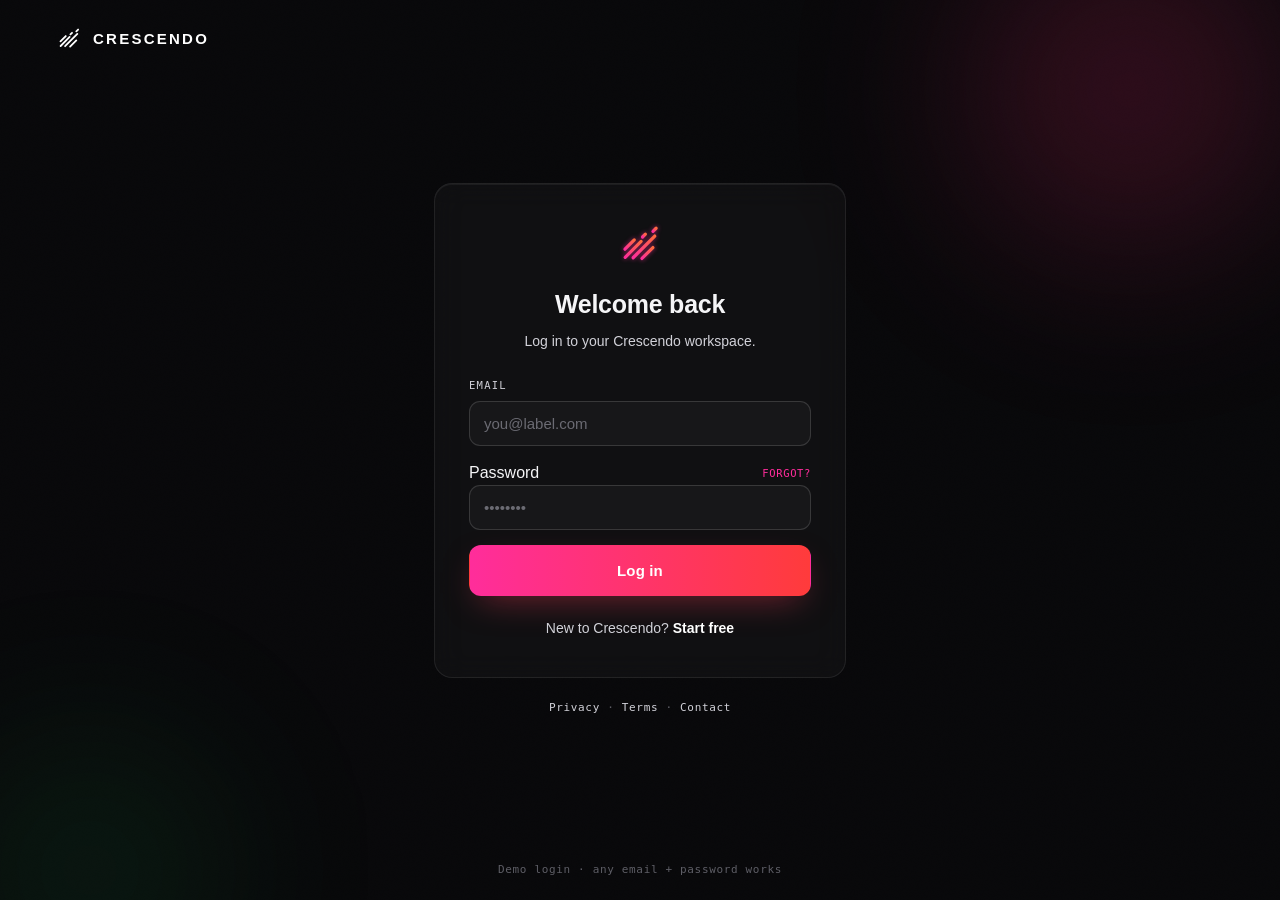
<file: login.html>
<!doctype html>
<html lang="en">
<head>
<meta charset="UTF-8" />
<meta name="viewport" content="width=device-width, initial-scale=1, viewport-fit=cover" />
<meta name="theme-color" content="#08080a" />
<meta name="robots" content="noindex" />
<link rel="icon" href="/favicon.ico" sizes="any" />
<link rel="icon" type="image/svg+xml" href="/favicon.svg" />
<link rel="apple-touch-icon" href="/apple-touch-icon.png" />
<title>Log in — Crescendo</title>
<link rel="stylesheet" href="/auth.css" />
<style>
.shell{position:relative;z-index:5;min-height:100vh;display:flex;flex-direction:column;align-items:center;justify-content:center;padding:40px 20px}
.toplogo{position:absolute;top:26px;left:clamp(20px,5vw,56px)}
.auth{width:100%;max-width:412px;padding:38px 34px}
.auth .head{text-align:center;margin-bottom:26px}
.auth .head .mk{width:46px;height:46px;margin:0 auto 18px;display:block;overflow:visible}
.auth .head h1{font-size:25px;font-weight:800;letter-spacing:-.01em}
.auth .head p{color:var(--faint);font-size:14px;margin-top:7px}
.flabel-row{display:flex;align-items:center;justify-content:space-between}
.flabel-row a{font-family:var(--mono);font-size:10.5px;letter-spacing:.06em;text-transform:uppercase;color:var(--pink)}
.flabel-row a:hover{text-decoration:underline}
.err{display:none;background:rgba(255,90,77,.1);border:1px solid rgba(255,90,77,.35);color:#ff9a90;
  font-size:13px;padding:10px 13px;border-radius:10px;margin-bottom:14px}
.err.show{display:block}
.alt{text-align:center;margin-top:22px;color:var(--faint);font-size:14px}
.alt a{color:#fff;font-weight:700}
.alt a:hover{color:var(--pink)}
.divider-or{display:flex;align-items:center;gap:14px;margin:22px 0;color:var(--faint);font-family:var(--mono);font-size:11px;letter-spacing:.1em}
.divider-or::before,.divider-or::after{content:"";flex:1;height:1px;background:var(--border)}
.demo-note{position:absolute;bottom:22px;left:0;right:0;text-align:center;font-family:var(--mono);font-size:11px;letter-spacing:.06em;color:#5e5e66}
.login-foot{margin-top:22px;font-family:var(--mono);font-size:11px;letter-spacing:.06em;color:#5e5e66;text-align:center}
.login-foot a{color:var(--faint)}.login-foot a:hover{color:#fff}
.hm-halo{filter:blur(5px)}
.hm-halo line{stroke:#ff2d9b;stroke-width:9;stroke-linecap:round;opacity:.45}
.hm-core line{stroke:url(#lgGrad);stroke-width:7;stroke-linecap:round}
</style>
</head>
<body>
<div class="ambient"><i class="a1"></i><i class="a2"></i></div>
<div class="grain"></div>
<div class="cursor-dot" id="cdot"></div>

<div class="shell">
  <a class="logo toplogo" href="/" aria-label="Crescendo home">
    <svg class="mark" viewBox="0 0 100 100" fill="none" stroke="#fff" stroke-width="7" stroke-linecap="round"><line x1="17.3" y1="59.2" x2="37.6" y2="38.8"/><line x1="17.8" y1="76.9" x2="52.4" y2="42.2"/><line x1="35" y1="77.7" x2="82.1" y2="30.5"/><line x1="54.2" y1="79.2" x2="78.1" y2="55.5"/><line x1="55.5" y1="32.6" x2="61.7" y2="26.3"/><line x1="78.2" y1="20.4" x2="85" y2="13.6"/></svg>
    CRESCENDO
  </a>

  <section class="glass auth rise">
    <div class="head">
      <svg class="mk" viewBox="0 0 100 100" fill="none" aria-hidden="true">
        <defs><linearGradient id="lgGrad" x1="0" y1="1" x2="1" y2="0"><stop offset="0" stop-color="#ff2d9b"/><stop offset="1" stop-color="#ff6a3d"/></linearGradient></defs>
        <g class="hm-halo"><line x1="17.3" y1="59.2" x2="37.6" y2="38.8"/><line x1="17.8" y1="76.9" x2="52.4" y2="42.2"/><line x1="35" y1="77.7" x2="82.1" y2="30.5"/><line x1="54.2" y1="79.2" x2="78.1" y2="55.5"/><line x1="55.5" y1="32.6" x2="61.7" y2="26.3"/><line x1="78.2" y1="20.4" x2="85" y2="13.6"/></g>
        <g class="hm-core"><line x1="17.3" y1="59.2" x2="37.6" y2="38.8"/><line x1="17.8" y1="76.9" x2="52.4" y2="42.2"/><line x1="35" y1="77.7" x2="82.1" y2="30.5"/><line x1="54.2" y1="79.2" x2="78.1" y2="55.5"/><line x1="55.5" y1="32.6" x2="61.7" y2="26.3"/><line x1="78.2" y1="20.4" x2="85" y2="13.6"/></g>
      </svg>
      <h1>Welcome back</h1>
      <p>Log in to your Crescendo workspace.</p>
    </div>
    <div class="err" id="err">Hmm, that doesn't match an account. Check your email and password.</div>
    <form id="loginForm" novalidate>
      <div class="field">
        <label for="email">Email</label>
        <input id="email" type="email" inputmode="email" placeholder="you@label.com" autocomplete="email" required />
      </div>
      <div class="field">
        <div class="flabel-row"><label for="pw">Password</label><a href="#" id="forgot">Forgot?</a></div>
        <input id="pw" type="password" placeholder="••••••••" autocomplete="current-password" required />
      </div>
      <button class="btn btn-primary btn-block btn-lg" id="loginBtn" type="submit">Log in</button>
    </form>
    <div class="alt">New to Crescendo? <a href="/#pricing">Start free</a></div>
  </section>
  <div class="login-foot"><a href="/privacy.html">Privacy</a> · <a href="/terms.html">Terms</a> · <a href="/contact.html">Contact</a></div>
  <div class="demo-note">Demo login · any email + password works</div>
</div>

<script>
(function(){
  var reduce=matchMedia('(prefers-reduced-motion:reduce)').matches;
  var form=document.getElementById('loginForm'), btn=document.getElementById('loginBtn'), err=document.getElementById('err');
  form.addEventListener('submit',function(e){
    e.preventDefault();
    var email=document.getElementById('email'), pw=document.getElementById('pw');
    err.classList.remove('show');
    var ok=true;
    [email,pw].forEach(function(el){if(!el.value.trim()){el.classList.add('invalid');ok=false;}else el.classList.remove('invalid');});
    if(!ok){return;}
    btn.disabled=true; btn.innerHTML='<span class="spin"></span> Signing in…';
    setTimeout(function(){
      try{sessionStorage.setItem('cresc_user',email.value.trim());}catch(e){}
      location.href='/app.html';
    }, reduce?150:1200);
  });
  document.getElementById('forgot').addEventListener('click',function(e){e.preventDefault();alert('Demo: password reset would be emailed to you.');});
  form.addEventListener('input',function(e){if(e.target.classList)e.target.classList.remove('invalid');err.classList.remove('show');});

  if(!reduce && matchMedia('(pointer:fine)').matches){
    var dot=document.getElementById('cdot');
    addEventListener('mousemove',function(e){dot.style.left=e.clientX+'px';dot.style.top=e.clientY+'px';dot.style.opacity='1';},{passive:true});
    addEventListener('mouseout',function(){dot.style.opacity='0';});
  }
})();
</script>
</body>
</html>
</file>
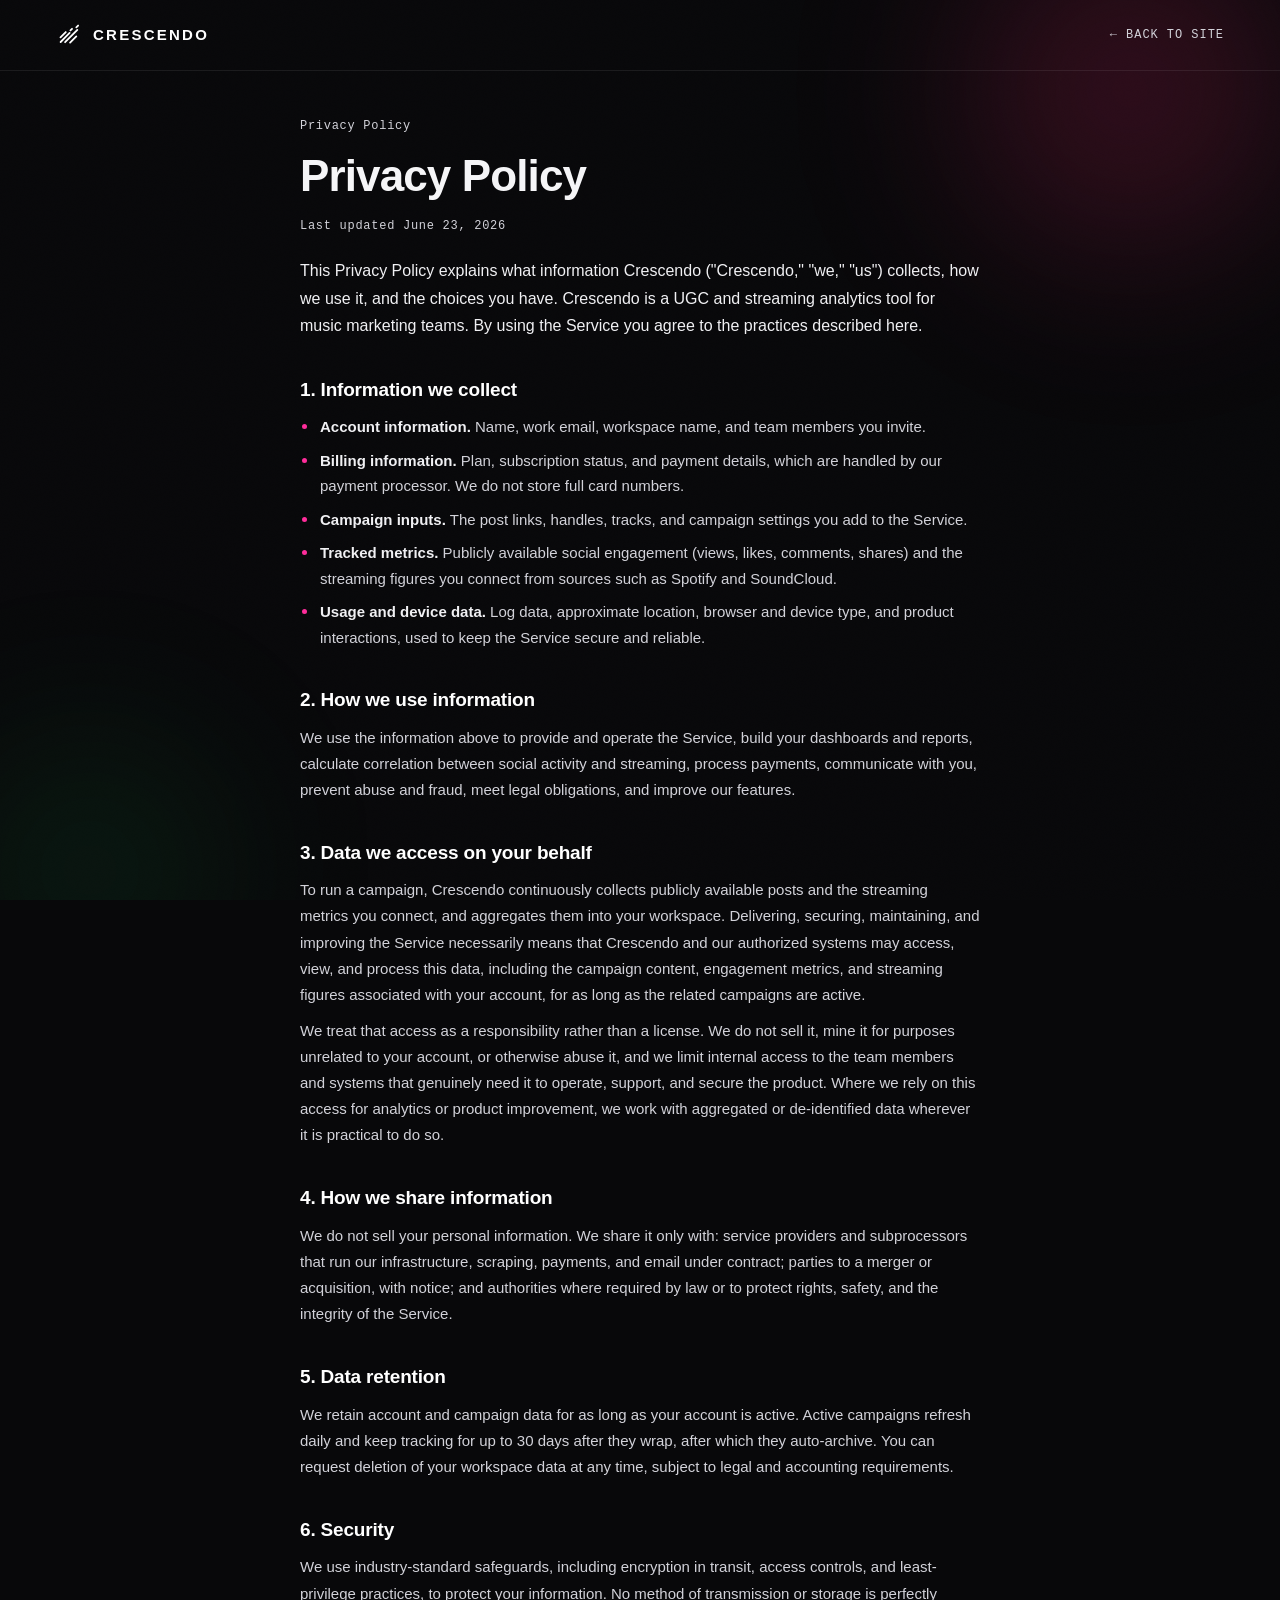
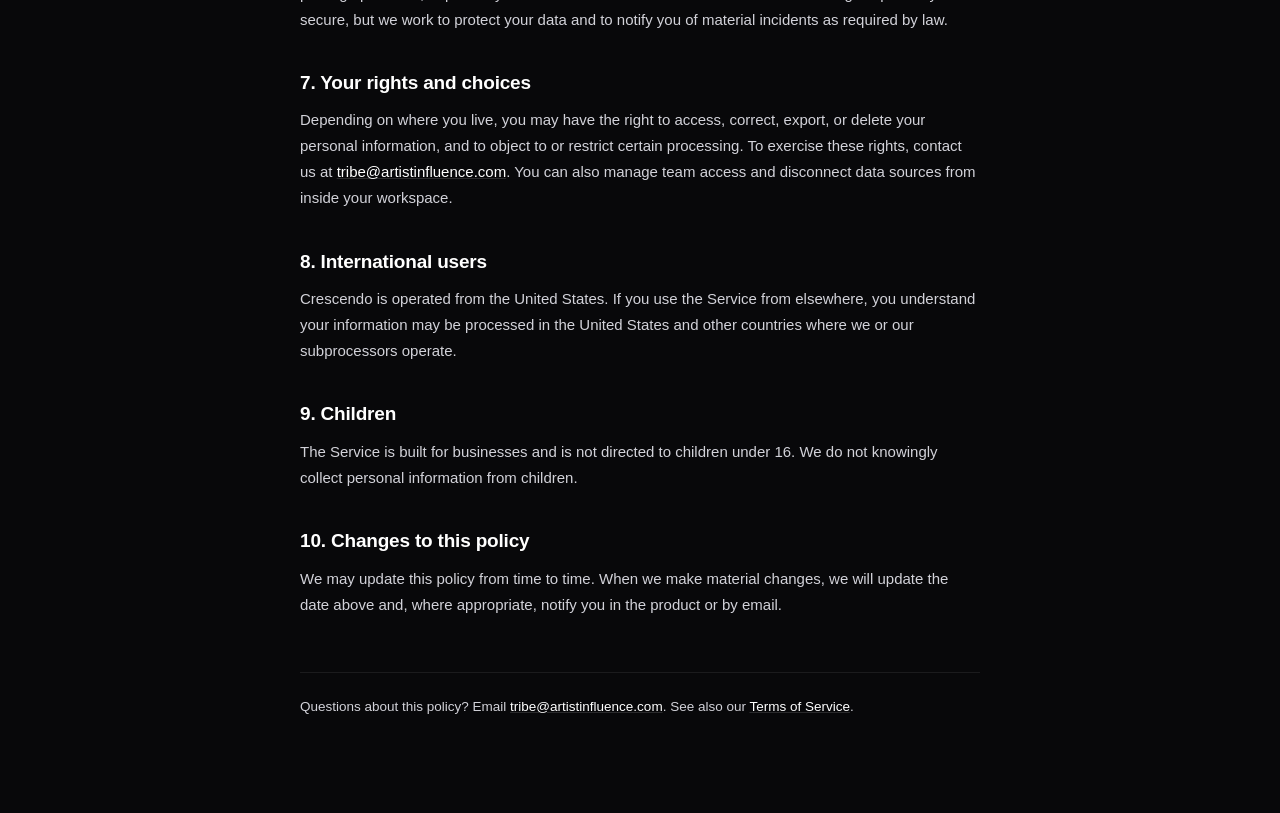
<file: privacy.html>
<!doctype html>
<html lang="en">
<head>
<meta charset="UTF-8" />
<meta name="viewport" content="width=device-width, initial-scale=1, viewport-fit=cover" />
<meta name="theme-color" content="#08080a" />
<meta name="robots" content="noindex" />
<link rel="icon" href="/favicon.ico" sizes="any" />
<link rel="icon" type="image/svg+xml" href="/favicon.svg" />
<link rel="apple-touch-icon" href="/apple-touch-icon.png" />
<title>Privacy Policy — Crescendo</title>
<link rel="stylesheet" href="/auth.css" />
<style>
.topbar{position:relative;z-index:5;display:flex;align-items:center;justify-content:space-between;padding:22px clamp(20px,5vw,56px);border-bottom:1px solid var(--border)}
.topbar .back{font-family:var(--mono);font-size:12px;letter-spacing:.08em;text-transform:uppercase;color:var(--faint)}
.topbar .back:hover{color:#fff}
.legal{position:relative;z-index:5;max-width:760px;margin:0 auto;padding:46px clamp(20px,5vw,40px) 96px}
.legal h1{font-size:clamp(30px,5vw,44px);font-weight:800;letter-spacing:-.02em;margin:8px 0 8px}
.legal .updated{color:var(--faint);font-family:var(--mono);font-size:12px;letter-spacing:.06em}
.legal .intro{color:var(--muted);font-size:16px;line-height:1.72;margin:22px 0 6px}
.legal h2{font-size:19px;font-weight:800;margin:36px 0 10px;letter-spacing:-.01em;color:#fff}
.legal p{color:var(--faint);line-height:1.74;font-size:15px;margin:10px 0}
.legal ul{margin:10px 0;padding:0;list-style:none}
.legal li{color:var(--faint);line-height:1.7;font-size:15px;padding-left:20px;position:relative;margin:8px 0}
.legal li::before{content:"";position:absolute;left:2px;top:10px;width:5px;height:5px;border-radius:50%;background:var(--pink)}
.legal a{color:#fff;text-decoration:underline;text-decoration-color:var(--border-2)}
.legal a:hover{text-decoration-color:var(--pink)}
.legal .foot{margin-top:54px;padding-top:24px;border-top:1px solid var(--border);color:var(--faint);font-size:13.5px}
.legal strong{color:var(--muted);font-weight:700}
</style>
</head>
<body>
<div class="ambient"><i class="a1"></i><i class="a2"></i></div>
<div class="grain"></div>
<div class="cursor-dot" id="cdot"></div>

<header class="topbar">
  <a class="logo" href="/" aria-label="Crescendo home">
    <svg class="mark" viewBox="0 0 100 100" fill="none" stroke="#fff" stroke-width="7" stroke-linecap="round"><line x1="17.3" y1="59.2" x2="37.6" y2="38.8"/><line x1="17.8" y1="76.9" x2="52.4" y2="42.2"/><line x1="35" y1="77.7" x2="82.1" y2="30.5"/><line x1="54.2" y1="79.2" x2="78.1" y2="55.5"/><line x1="55.5" y1="32.6" x2="61.7" y2="26.3"/><line x1="78.2" y1="20.4" x2="85" y2="13.6"/></svg>
    CRESCENDO
  </a>
  <a class="back" href="/">← Back to site</a>
</header>

<main class="legal">
  <div class="updated">Privacy Policy</div>
  <h1>Privacy Policy</h1>
  <div class="updated">Last updated June 23, 2026</div>

  <p class="intro">This Privacy Policy explains what information Crescendo ("Crescendo," "we," "us") collects, how we use it, and the choices you have. Crescendo is a UGC and streaming analytics tool for music marketing teams. By using the Service you agree to the practices described here.</p>

  <h2>1. Information we collect</h2>
  <ul>
    <li><strong>Account information.</strong> Name, work email, workspace name, and team members you invite.</li>
    <li><strong>Billing information.</strong> Plan, subscription status, and payment details, which are handled by our payment processor. We do not store full card numbers.</li>
    <li><strong>Campaign inputs.</strong> The post links, handles, tracks, and campaign settings you add to the Service.</li>
    <li><strong>Tracked metrics.</strong> Publicly available social engagement (views, likes, comments, shares) and the streaming figures you connect from sources such as Spotify and SoundCloud.</li>
    <li><strong>Usage and device data.</strong> Log data, approximate location, browser and device type, and product interactions, used to keep the Service secure and reliable.</li>
  </ul>

  <h2>2. How we use information</h2>
  <p>We use the information above to provide and operate the Service, build your dashboards and reports, calculate correlation between social activity and streaming, process payments, communicate with you, prevent abuse and fraud, meet legal obligations, and improve our features.</p>

  <h2>3. Data we access on your behalf</h2>
  <p>To run a campaign, Crescendo continuously collects publicly available posts and the streaming metrics you connect, and aggregates them into your workspace. Delivering, securing, maintaining, and improving the Service necessarily means that Crescendo and our authorized systems may access, view, and process this data, including the campaign content, engagement metrics, and streaming figures associated with your account, for as long as the related campaigns are active.</p>
  <p>We treat that access as a responsibility rather than a license. We do not sell it, mine it for purposes unrelated to your account, or otherwise abuse it, and we limit internal access to the team members and systems that genuinely need it to operate, support, and secure the product. Where we rely on this access for analytics or product improvement, we work with aggregated or de-identified data wherever it is practical to do so.</p>

  <h2>4. How we share information</h2>
  <p>We do not sell your personal information. We share it only with: service providers and subprocessors that run our infrastructure, scraping, payments, and email under contract; parties to a merger or acquisition, with notice; and authorities where required by law or to protect rights, safety, and the integrity of the Service.</p>

  <h2>5. Data retention</h2>
  <p>We retain account and campaign data for as long as your account is active. Active campaigns refresh daily and keep tracking for up to 30 days after they wrap, after which they auto-archive. You can request deletion of your workspace data at any time, subject to legal and accounting requirements.</p>

  <h2>6. Security</h2>
  <p>We use industry-standard safeguards, including encryption in transit, access controls, and least-privilege practices, to protect your information. No method of transmission or storage is perfectly secure, but we work to protect your data and to notify you of material incidents as required by law.</p>

  <h2>7. Your rights and choices</h2>
  <p>Depending on where you live, you may have the right to access, correct, export, or delete your personal information, and to object to or restrict certain processing. To exercise these rights, contact us at <a href="mailto:tribe@artistinfluence.com">tribe@artistinfluence.com</a>. You can also manage team access and disconnect data sources from inside your workspace.</p>

  <h2>8. International users</h2>
  <p>Crescendo is operated from the United States. If you use the Service from elsewhere, you understand your information may be processed in the United States and other countries where we or our subprocessors operate.</p>

  <h2>9. Children</h2>
  <p>The Service is built for businesses and is not directed to children under 16. We do not knowingly collect personal information from children.</p>

  <h2>10. Changes to this policy</h2>
  <p>We may update this policy from time to time. When we make material changes, we will update the date above and, where appropriate, notify you in the product or by email.</p>

  <div class="foot">Questions about this policy? Email <a href="mailto:tribe@artistinfluence.com">tribe@artistinfluence.com</a>. See also our <a href="/terms.html">Terms of Service</a>.</div>
</main>

<script>
(function(){
  if(matchMedia('(prefers-reduced-motion:reduce)').matches||!matchMedia('(pointer:fine)').matches)return;
  var dot=document.getElementById('cdot');
  addEventListener('mousemove',function(e){dot.style.left=e.clientX+'px';dot.style.top=e.clientY+'px';dot.style.opacity='1';},{passive:true});
  addEventListener('mouseout',function(){dot.style.opacity='0';});
})();
</script>
</body>
</html>
</file>
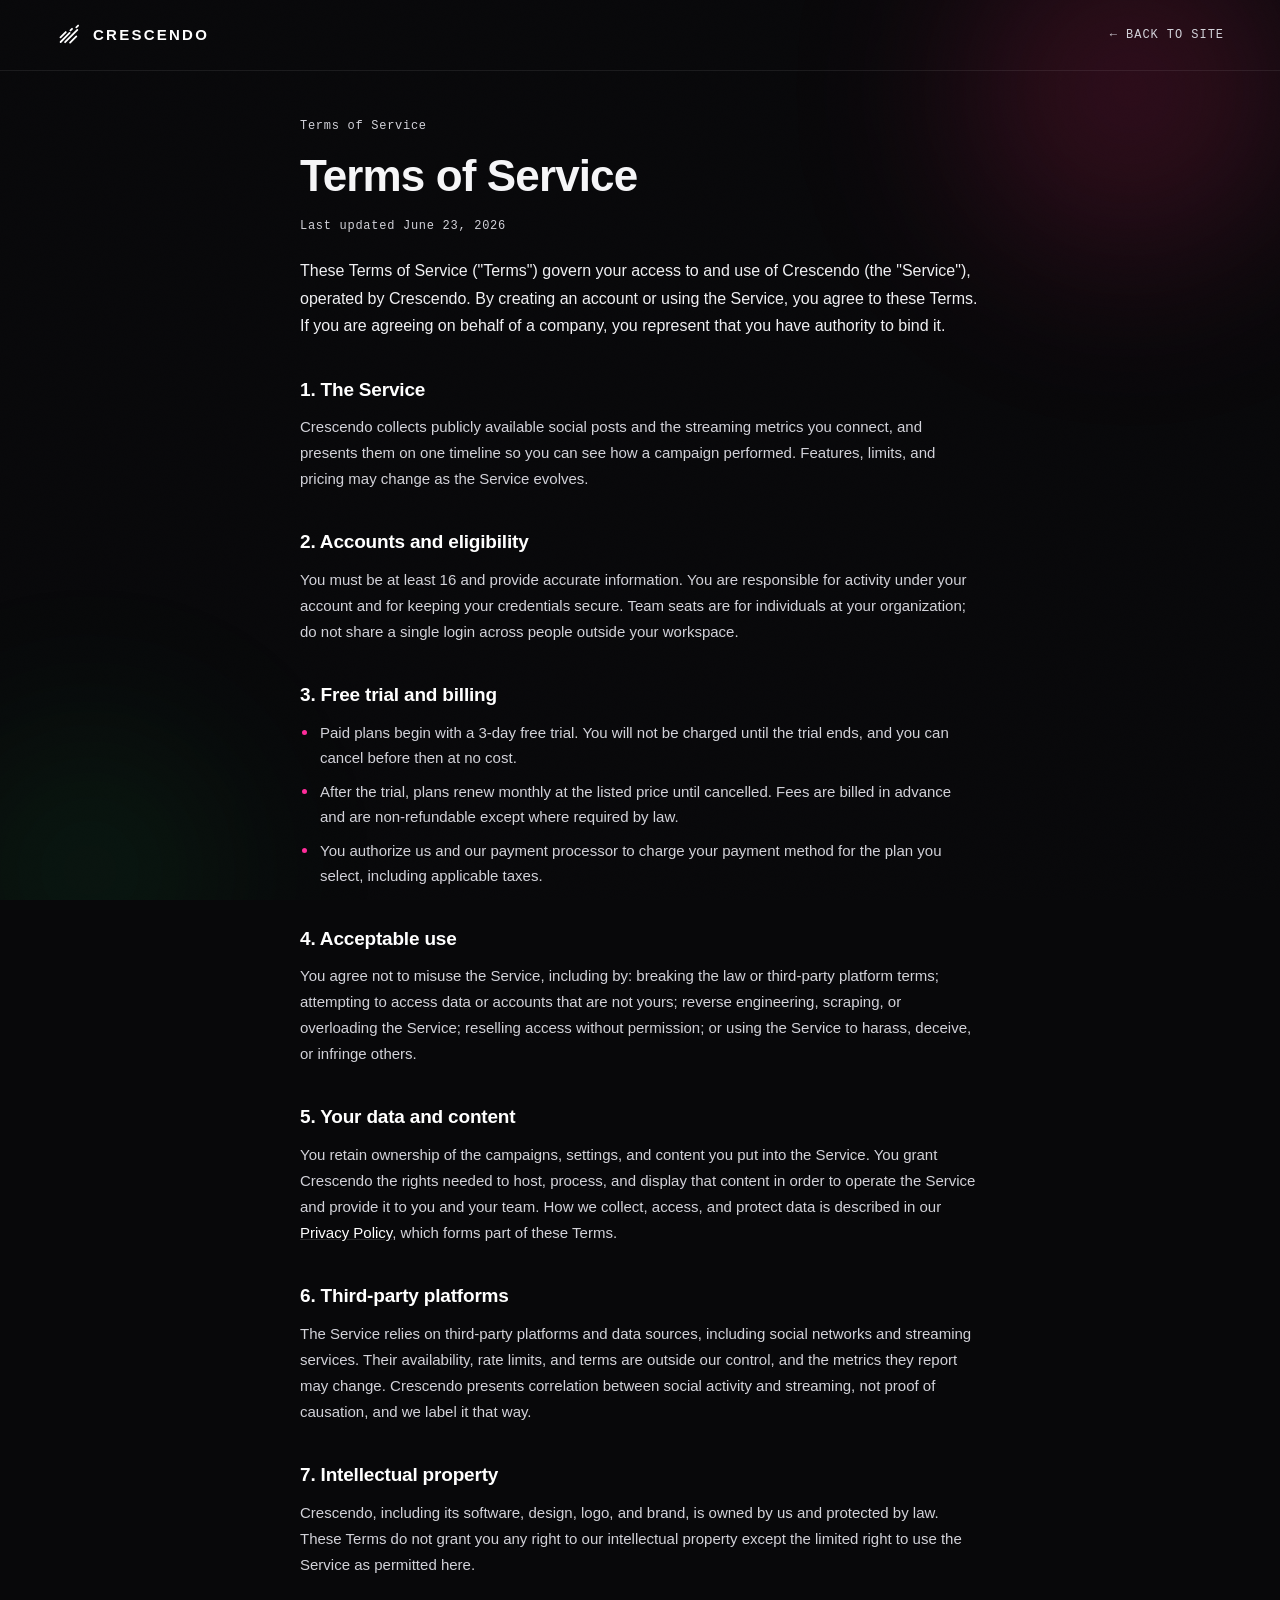
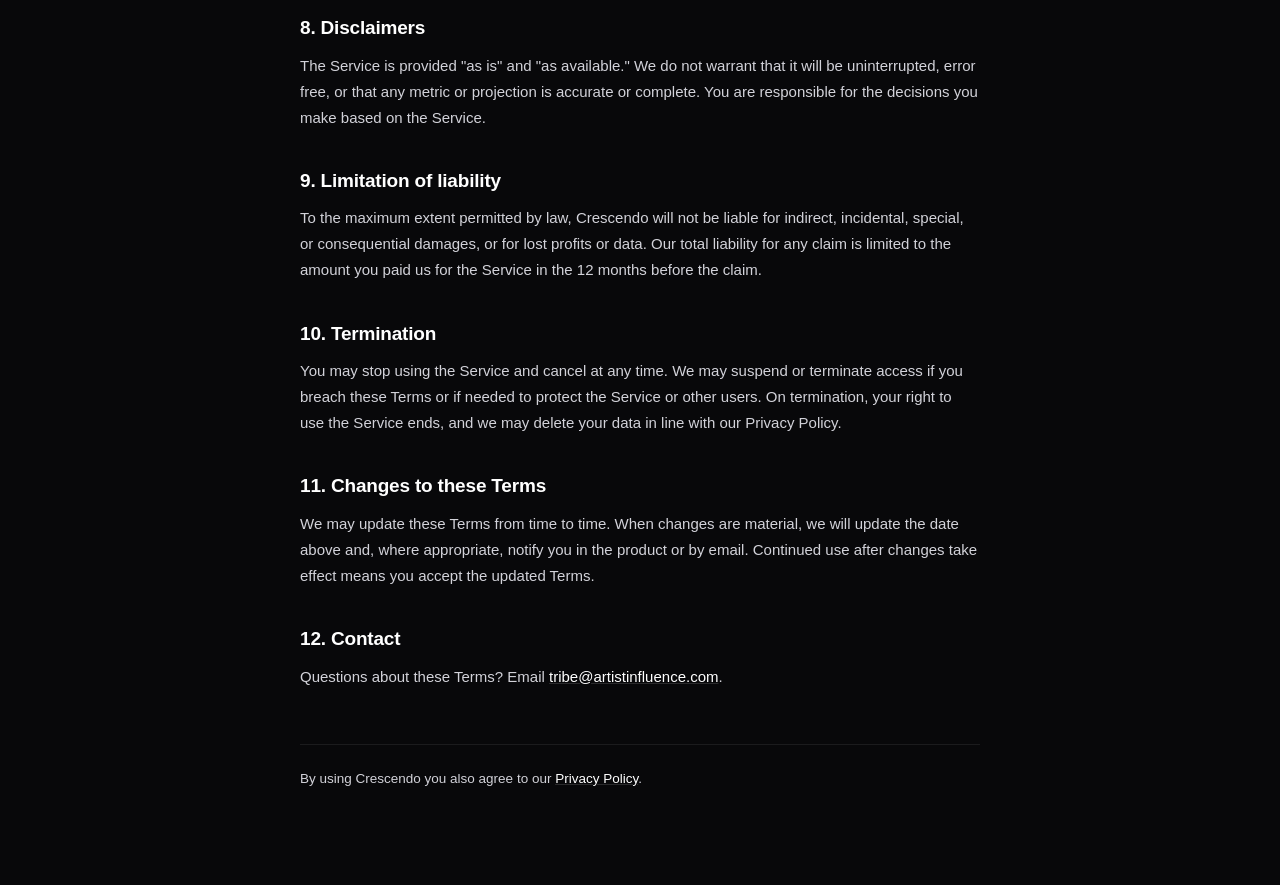
<file: terms.html>
<!doctype html>
<html lang="en">
<head>
<meta charset="UTF-8" />
<meta name="viewport" content="width=device-width, initial-scale=1, viewport-fit=cover" />
<meta name="theme-color" content="#08080a" />
<meta name="robots" content="noindex" />
<link rel="icon" href="/favicon.ico" sizes="any" />
<link rel="icon" type="image/svg+xml" href="/favicon.svg" />
<link rel="apple-touch-icon" href="/apple-touch-icon.png" />
<title>Terms of Service — Crescendo</title>
<link rel="stylesheet" href="/auth.css" />
<style>
.topbar{position:relative;z-index:5;display:flex;align-items:center;justify-content:space-between;padding:22px clamp(20px,5vw,56px);border-bottom:1px solid var(--border)}
.topbar .back{font-family:var(--mono);font-size:12px;letter-spacing:.08em;text-transform:uppercase;color:var(--faint)}
.topbar .back:hover{color:#fff}
.legal{position:relative;z-index:5;max-width:760px;margin:0 auto;padding:46px clamp(20px,5vw,40px) 96px}
.legal h1{font-size:clamp(30px,5vw,44px);font-weight:800;letter-spacing:-.02em;margin:8px 0 8px}
.legal .updated{color:var(--faint);font-family:var(--mono);font-size:12px;letter-spacing:.06em}
.legal .intro{color:var(--muted);font-size:16px;line-height:1.72;margin:22px 0 6px}
.legal h2{font-size:19px;font-weight:800;margin:36px 0 10px;letter-spacing:-.01em;color:#fff}
.legal p{color:var(--faint);line-height:1.74;font-size:15px;margin:10px 0}
.legal ul{margin:10px 0;padding:0;list-style:none}
.legal li{color:var(--faint);line-height:1.7;font-size:15px;padding-left:20px;position:relative;margin:8px 0}
.legal li::before{content:"";position:absolute;left:2px;top:10px;width:5px;height:5px;border-radius:50%;background:var(--pink)}
.legal a{color:#fff;text-decoration:underline;text-decoration-color:var(--border-2)}
.legal a:hover{text-decoration-color:var(--pink)}
.legal .foot{margin-top:54px;padding-top:24px;border-top:1px solid var(--border);color:var(--faint);font-size:13.5px}
.legal strong{color:var(--muted);font-weight:700}
</style>
</head>
<body>
<div class="ambient"><i class="a1"></i><i class="a2"></i></div>
<div class="grain"></div>
<div class="cursor-dot" id="cdot"></div>

<header class="topbar">
  <a class="logo" href="/" aria-label="Crescendo home">
    <svg class="mark" viewBox="0 0 100 100" fill="none" stroke="#fff" stroke-width="7" stroke-linecap="round"><line x1="17.3" y1="59.2" x2="37.6" y2="38.8"/><line x1="17.8" y1="76.9" x2="52.4" y2="42.2"/><line x1="35" y1="77.7" x2="82.1" y2="30.5"/><line x1="54.2" y1="79.2" x2="78.1" y2="55.5"/><line x1="55.5" y1="32.6" x2="61.7" y2="26.3"/><line x1="78.2" y1="20.4" x2="85" y2="13.6"/></svg>
    CRESCENDO
  </a>
  <a class="back" href="/">← Back to site</a>
</header>

<main class="legal">
  <div class="updated">Terms of Service</div>
  <h1>Terms of Service</h1>
  <div class="updated">Last updated June 23, 2026</div>

  <p class="intro">These Terms of Service ("Terms") govern your access to and use of Crescendo (the "Service"), operated by Crescendo. By creating an account or using the Service, you agree to these Terms. If you are agreeing on behalf of a company, you represent that you have authority to bind it.</p>

  <h2>1. The Service</h2>
  <p>Crescendo collects publicly available social posts and the streaming metrics you connect, and presents them on one timeline so you can see how a campaign performed. Features, limits, and pricing may change as the Service evolves.</p>

  <h2>2. Accounts and eligibility</h2>
  <p>You must be at least 16 and provide accurate information. You are responsible for activity under your account and for keeping your credentials secure. Team seats are for individuals at your organization; do not share a single login across people outside your workspace.</p>

  <h2>3. Free trial and billing</h2>
  <ul>
    <li>Paid plans begin with a 3-day free trial. You will not be charged until the trial ends, and you can cancel before then at no cost.</li>
    <li>After the trial, plans renew monthly at the listed price until cancelled. Fees are billed in advance and are non-refundable except where required by law.</li>
    <li>You authorize us and our payment processor to charge your payment method for the plan you select, including applicable taxes.</li>
  </ul>

  <h2>4. Acceptable use</h2>
  <p>You agree not to misuse the Service, including by: breaking the law or third-party platform terms; attempting to access data or accounts that are not yours; reverse engineering, scraping, or overloading the Service; reselling access without permission; or using the Service to harass, deceive, or infringe others.</p>

  <h2>5. Your data and content</h2>
  <p>You retain ownership of the campaigns, settings, and content you put into the Service. You grant Crescendo the rights needed to host, process, and display that content in order to operate the Service and provide it to you and your team. How we collect, access, and protect data is described in our <a href="/privacy.html">Privacy Policy</a>, which forms part of these Terms.</p>

  <h2>6. Third-party platforms</h2>
  <p>The Service relies on third-party platforms and data sources, including social networks and streaming services. Their availability, rate limits, and terms are outside our control, and the metrics they report may change. Crescendo presents correlation between social activity and streaming, not proof of causation, and we label it that way.</p>

  <h2>7. Intellectual property</h2>
  <p>Crescendo, including its software, design, logo, and brand, is owned by us and protected by law. These Terms do not grant you any right to our intellectual property except the limited right to use the Service as permitted here.</p>

  <h2>8. Disclaimers</h2>
  <p>The Service is provided "as is" and "as available." We do not warrant that it will be uninterrupted, error free, or that any metric or projection is accurate or complete. You are responsible for the decisions you make based on the Service.</p>

  <h2>9. Limitation of liability</h2>
  <p>To the maximum extent permitted by law, Crescendo will not be liable for indirect, incidental, special, or consequential damages, or for lost profits or data. Our total liability for any claim is limited to the amount you paid us for the Service in the 12 months before the claim.</p>

  <h2>10. Termination</h2>
  <p>You may stop using the Service and cancel at any time. We may suspend or terminate access if you breach these Terms or if needed to protect the Service or other users. On termination, your right to use the Service ends, and we may delete your data in line with our Privacy Policy.</p>

  <h2>11. Changes to these Terms</h2>
  <p>We may update these Terms from time to time. When changes are material, we will update the date above and, where appropriate, notify you in the product or by email. Continued use after changes take effect means you accept the updated Terms.</p>

  <h2>12. Contact</h2>
  <p>Questions about these Terms? Email <a href="mailto:tribe@artistinfluence.com">tribe@artistinfluence.com</a>.</p>

  <div class="foot">By using Crescendo you also agree to our <a href="/privacy.html">Privacy Policy</a>.</div>
</main>

<script>
(function(){
  if(matchMedia('(prefers-reduced-motion:reduce)').matches||!matchMedia('(pointer:fine)').matches)return;
  var dot=document.getElementById('cdot');
  addEventListener('mousemove',function(e){dot.style.left=e.clientX+'px';dot.style.top=e.clientY+'px';dot.style.opacity='1';},{passive:true});
  addEventListener('mouseout',function(){dot.style.opacity='0';});
})();
</script>
</body>
</html>
</file>
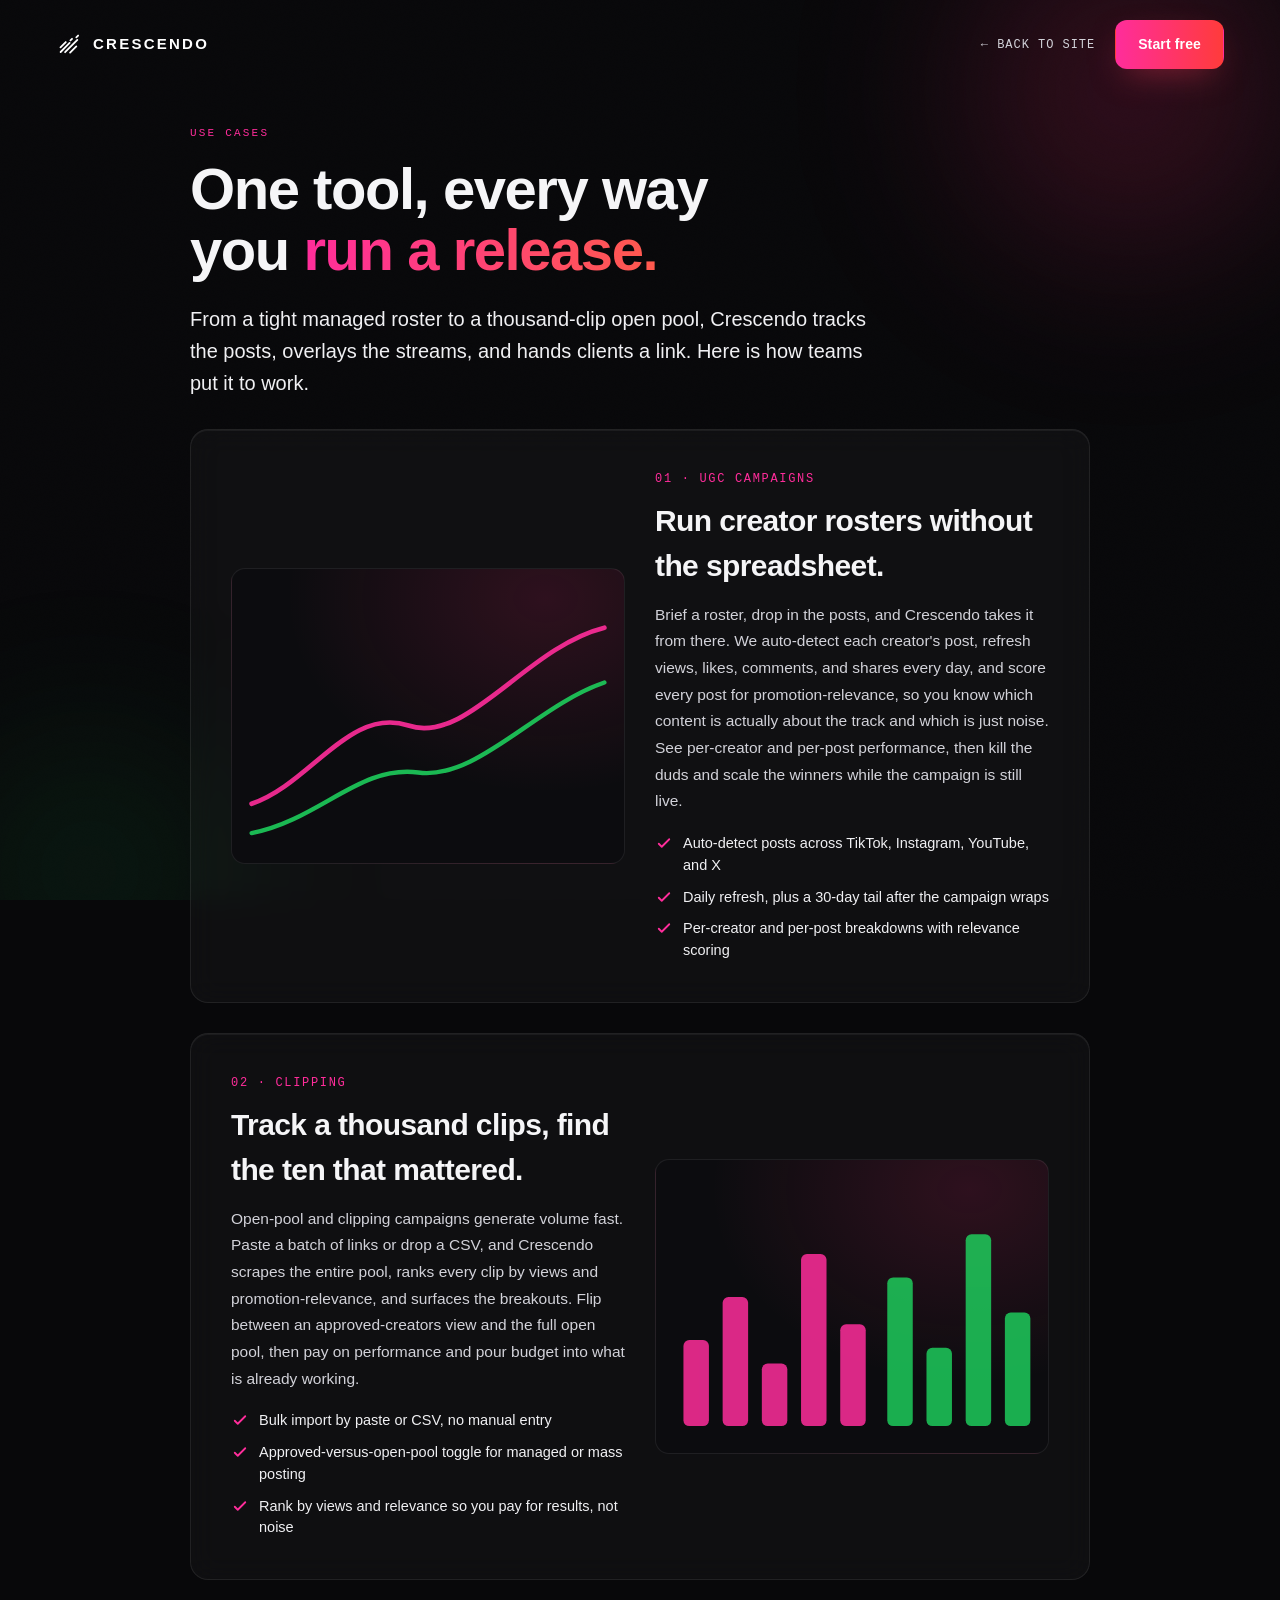
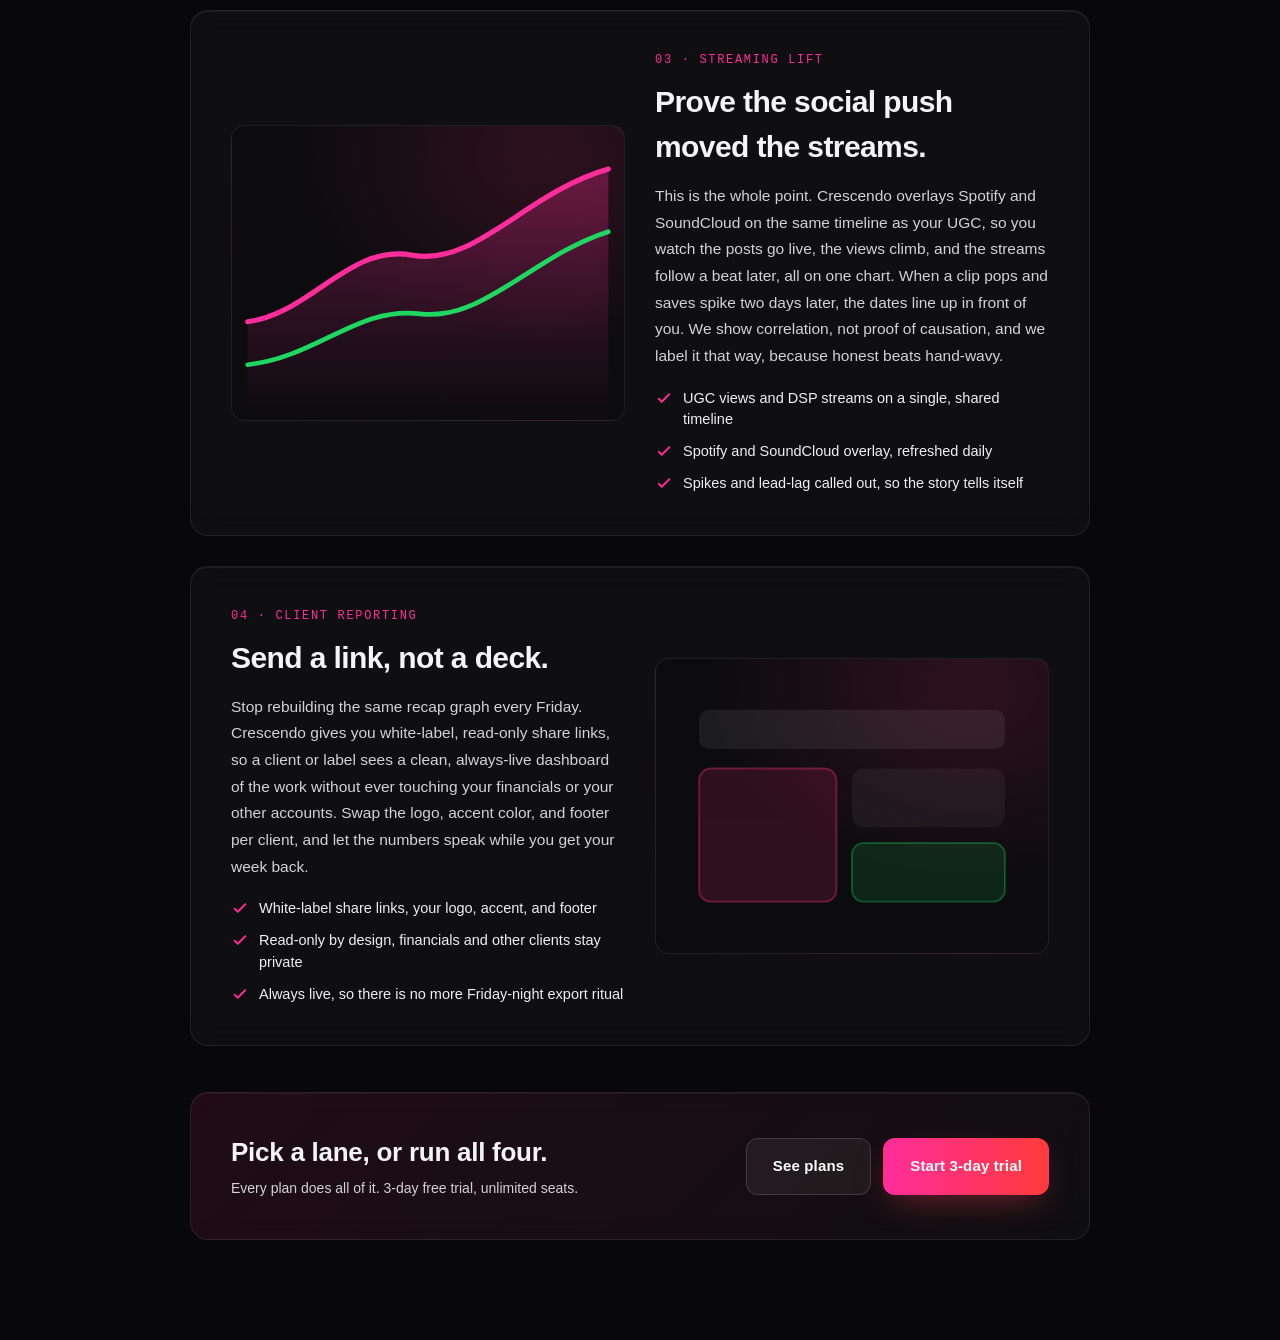
<file: use-cases.html>
<!doctype html>
<html lang="en">
<head>
<meta charset="UTF-8" />
<meta name="viewport" content="width=device-width, initial-scale=1, viewport-fit=cover" />
<meta name="theme-color" content="#08080a" />
<meta name="robots" content="noindex" />
<link rel="icon" href="/favicon.ico" sizes="any" />
<link rel="icon" type="image/svg+xml" href="/favicon.svg" />
<link rel="apple-touch-icon" href="/apple-touch-icon.png" />
<title>Use cases — Crescendo</title>
<link rel="stylesheet" href="/auth.css" />
<style>
.topbar{position:relative;z-index:5;display:flex;align-items:center;justify-content:space-between;padding:20px clamp(20px,5vw,56px)}
.topbar .right{display:flex;align-items:center;gap:20px}
.topbar .back{font-family:var(--mono);font-size:12px;letter-spacing:.08em;text-transform:uppercase;color:var(--faint)}
.topbar .back:hover{color:#fff}
main{position:relative;z-index:5;max-width:980px;margin:0 auto;padding:30px clamp(20px,5vw,40px) 100px}
.eyebrow{font-family:var(--mono);font-size:11px;letter-spacing:.2em;text-transform:uppercase;color:var(--pink)}
.hero h1{font-size:clamp(34px,6vw,58px);font-weight:800;letter-spacing:-.025em;line-height:1.05;margin:16px 0 0}
.hero h1 .a{background:linear-gradient(90deg,#ff2d9b,#ff5a4d);-webkit-background-clip:text;background-clip:text;color:transparent}
.lead{color:var(--muted);font-size:clamp(17px,2vw,20px);line-height:1.6;margin:22px 0 0;max-width:62ch}
.uc{scroll-margin-top:30px;display:grid;grid-template-columns:1fr 1fr;gap:30px;align-items:center;padding:40px;margin:30px 0}
.uc:nth-child(even) .uc-art{order:-1}
@media (max-width:760px){.uc{grid-template-columns:1fr;gap:22px;padding:28px}.uc:nth-child(even) .uc-art{order:0}}
.uc .num{font-family:var(--mono);font-size:12px;letter-spacing:.14em;color:var(--pink);text-transform:uppercase}
.uc h2{font-size:clamp(22px,3vw,30px);font-weight:800;letter-spacing:-.02em;margin:10px 0 0}
.uc p{color:var(--faint);font-size:15.5px;line-height:1.72;margin:14px 0 0}
.uc ul{list-style:none;margin:18px 0 0;padding:0;display:grid;gap:10px}
.uc li{display:flex;gap:10px;align-items:flex-start;color:var(--muted);font-size:14.5px;line-height:1.5}
.uc li svg{width:18px;height:18px;flex:none;margin-top:1px;stroke:var(--pink);fill:none;stroke-width:2.4;stroke-linecap:round;stroke-linejoin:round}
.uc-art{aspect-ratio:4/3;border-radius:14px;border:1px solid var(--border);overflow:hidden;position:relative;
  background:radial-gradient(120% 120% at 80% 10%,rgba(255,45,120,.14),transparent 55%),var(--bg-2,#0c0c0f)}
.uc-art svg{position:absolute;inset:0;width:100%;height:100%}
.cta-band{margin-top:46px;padding:40px;display:flex;align-items:center;justify-content:space-between;gap:24px;flex-wrap:wrap;
  background:linear-gradient(135deg,rgba(255,45,120,.1),var(--surface-1))}
.cta-band h3{font-size:clamp(20px,2.6vw,26px);font-weight:800;letter-spacing:-.01em}
.cta-band p{color:var(--faint);font-size:14px;margin-top:6px}
.cta-band .row{display:flex;gap:12px;flex-wrap:wrap}
</style>
</head>
<body>
<div class="ambient"><i class="a1"></i><i class="a2"></i></div>
<div class="grain"></div>
<div class="cursor-dot" id="cdot"></div>

<header class="topbar">
  <a class="logo" href="/" aria-label="Crescendo home">
    <svg class="mark" viewBox="0 0 100 100" fill="none" stroke="#fff" stroke-width="7" stroke-linecap="round"><line x1="17.3" y1="59.2" x2="37.6" y2="38.8"/><line x1="17.8" y1="76.9" x2="52.4" y2="42.2"/><line x1="35" y1="77.7" x2="82.1" y2="30.5"/><line x1="54.2" y1="79.2" x2="78.1" y2="55.5"/><line x1="55.5" y1="32.6" x2="61.7" y2="26.3"/><line x1="78.2" y1="20.4" x2="85" y2="13.6"/></svg>
    CRESCENDO
  </a>
  <div class="right"><a class="back" href="/">← Back to site</a><a class="btn btn-primary" href="/checkout.html?plan=growth">Start free</a></div>
</header>

<main>
  <section class="hero">
    <span class="eyebrow">Use cases</span>
    <h1>One tool, every way<br>you <span class="a">run a release.</span></h1>
    <p class="lead">From a tight managed roster to a thousand-clip open pool, Crescendo tracks the posts, overlays the streams, and hands clients a link. Here is how teams put it to work.</p>
  </section>

  <!-- 1. UGC campaigns -->
  <section class="glass uc" id="ugc-campaigns">
    <div class="uc-body">
      <div class="num">01 · UGC campaigns</div>
      <h2>Run creator rosters without the spreadsheet.</h2>
      <p>Brief a roster, drop in the posts, and Crescendo takes it from there. We auto-detect each creator's post, refresh views, likes, comments, and shares every day, and score every post for promotion-relevance, so you know which content is actually about the track and which is just noise. See per-creator and per-post performance, then kill the duds and scale the winners while the campaign is still live.</p>
      <ul>
        <li><svg viewBox="0 0 24 24"><path d="M5 13l4 4L19 7"/></svg><span>Auto-detect posts across TikTok, Instagram, YouTube, and X</span></li>
        <li><svg viewBox="0 0 24 24"><path d="M5 13l4 4L19 7"/></svg><span>Daily refresh, plus a 30-day tail after the campaign wraps</span></li>
        <li><svg viewBox="0 0 24 24"><path d="M5 13l4 4L19 7"/></svg><span>Per-creator and per-post breakdowns with relevance scoring</span></li>
      </ul>
    </div>
    <div class="uc-art"><svg viewBox="0 0 200 150" preserveAspectRatio="none"><g stroke="#ff2d9b" stroke-width="2.4" fill="none" stroke-linecap="round" opacity=".9"><path d="M10 120 C40 110 60 70 90 80 S150 40 190 30"/></g><g stroke="#1ed760" stroke-width="2.2" fill="none" stroke-linecap="round" opacity=".85"><path d="M10 135 C45 128 65 100 95 104 S155 70 190 58"/></g></svg></div>
  </section>

  <!-- 2. Clipping -->
  <section class="glass uc" id="clipping">
    <div class="uc-body">
      <div class="num">02 · Clipping</div>
      <h2>Track a thousand clips, find the ten that mattered.</h2>
      <p>Open-pool and clipping campaigns generate volume fast. Paste a batch of links or drop a CSV, and Crescendo scrapes the entire pool, ranks every clip by views and promotion-relevance, and surfaces the breakouts. Flip between an approved-creators view and the full open pool, then pay on performance and pour budget into what is already working.</p>
      <ul>
        <li><svg viewBox="0 0 24 24"><path d="M5 13l4 4L19 7"/></svg><span>Bulk import by paste or CSV, no manual entry</span></li>
        <li><svg viewBox="0 0 24 24"><path d="M5 13l4 4L19 7"/></svg><span>Approved-versus-open-pool toggle for managed or mass posting</span></li>
        <li><svg viewBox="0 0 24 24"><path d="M5 13l4 4L19 7"/></svg><span>Rank by views and relevance so you pay for results, not noise</span></li>
      </ul>
    </div>
    <div class="uc-art"><svg viewBox="0 0 200 150" preserveAspectRatio="none"><g fill="#ff2d9b" opacity=".85"><rect x="14" y="92" width="13" height="44" rx="3"/><rect x="34" y="70" width="13" height="66" rx="3"/><rect x="54" y="104" width="13" height="32" rx="3"/><rect x="74" y="48" width="13" height="88" rx="3"/><rect x="94" y="84" width="13" height="52" rx="3"/></g><g fill="#1ed760" opacity=".8"><rect x="118" y="60" width="13" height="76" rx="3"/><rect x="138" y="96" width="13" height="40" rx="3"/><rect x="158" y="38" width="13" height="98" rx="3"/><rect x="178" y="78" width="13" height="58" rx="3"/></g></svg></div>
  </section>

  <!-- 3. Streaming lift -->
  <section class="glass uc" id="streaming-lift">
    <div class="uc-body">
      <div class="num">03 · Streaming lift</div>
      <h2>Prove the social push moved the streams.</h2>
      <p>This is the whole point. Crescendo overlays Spotify and SoundCloud on the same timeline as your UGC, so you watch the posts go live, the views climb, and the streams follow a beat later, all on one chart. When a clip pops and saves spike two days later, the dates line up in front of you. We show correlation, not proof of causation, and we label it that way, because honest beats hand-wavy.</p>
      <ul>
        <li><svg viewBox="0 0 24 24"><path d="M5 13l4 4L19 7"/></svg><span>UGC views and DSP streams on a single, shared timeline</span></li>
        <li><svg viewBox="0 0 24 24"><path d="M5 13l4 4L19 7"/></svg><span>Spotify and SoundCloud overlay, refreshed daily</span></li>
        <li><svg viewBox="0 0 24 24"><path d="M5 13l4 4L19 7"/></svg><span>Spikes and lead-lag called out, so the story tells itself</span></li>
      </ul>
    </div>
    <div class="uc-art"><svg viewBox="0 0 200 150" preserveAspectRatio="none"><defs><linearGradient id="uf" x1="0" y1="0" x2="0" y2="1"><stop offset="0" stop-color="#ff2d9b" stop-opacity=".3"/><stop offset="1" stop-color="#ff2d9b" stop-opacity="0"/></linearGradient></defs><path d="M8 100 C40 96 60 60 92 66 S150 34 192 22 L192 150 L8 150 Z" fill="url(#uf)"/><path d="M8 100 C40 96 60 60 92 66 S150 34 192 22" stroke="#ff2d9b" stroke-width="2.6" fill="none" stroke-linecap="round"/><path d="M8 122 C44 118 64 92 96 96 S154 66 192 54" stroke="#1ed760" stroke-width="2.4" fill="none" stroke-linecap="round"/></svg></div>
  </section>

  <!-- 4. Client reporting -->
  <section class="glass uc" id="client-reporting">
    <div class="uc-body">
      <div class="num">04 · Client reporting</div>
      <h2>Send a link, not a deck.</h2>
      <p>Stop rebuilding the same recap graph every Friday. Crescendo gives you white-label, read-only share links, so a client or label sees a clean, always-live dashboard of the work without ever touching your financials or your other accounts. Swap the logo, accent color, and footer per client, and let the numbers speak while you get your week back.</p>
      <ul>
        <li><svg viewBox="0 0 24 24"><path d="M5 13l4 4L19 7"/></svg><span>White-label share links, your logo, accent, and footer</span></li>
        <li><svg viewBox="0 0 24 24"><path d="M5 13l4 4L19 7"/></svg><span>Read-only by design, financials and other clients stay private</span></li>
        <li><svg viewBox="0 0 24 24"><path d="M5 13l4 4L19 7"/></svg><span>Always live, so there is no more Friday-night export ritual</span></li>
      </ul>
    </div>
    <div class="uc-art"><svg viewBox="0 0 200 150" preserveAspectRatio="none"><g opacity=".9"><rect x="22" y="26" width="156" height="20" rx="5" fill="rgba(255,255,255,.08)"/><rect x="22" y="56" width="70" height="68" rx="6" fill="rgba(255,45,120,.16)" stroke="rgba(255,45,120,.4)"/><rect x="100" y="56" width="78" height="30" rx="6" fill="rgba(255,255,255,.06)"/><rect x="100" y="94" width="78" height="30" rx="6" fill="rgba(30,215,96,.14)" stroke="rgba(30,215,96,.35)"/></g></svg></div>
  </section>

  <div class="glass cta-band">
    <div><h3>Pick a lane, or run all four.</h3><p>Every plan does all of it. 3-day free trial, unlimited seats.</p></div>
    <div class="row"><a class="btn btn-ghost btn-lg" href="/#pricing">See plans</a><a class="btn btn-primary btn-lg" href="/checkout.html?plan=growth">Start 3-day trial</a></div>
  </div>
</main>

<script>
(function(){
  if(matchMedia('(prefers-reduced-motion:reduce)').matches||!matchMedia('(pointer:fine)').matches)return;
  var dot=document.getElementById('cdot');
  addEventListener('mousemove',function(e){dot.style.left=e.clientX+'px';dot.style.top=e.clientY+'px';dot.style.opacity='1';},{passive:true});
  addEventListener('mouseout',function(){dot.style.opacity='0';});
})();
</script>
</body>
</html>
</file>
<file: auth.css>
/* Crescendo — shared styles for checkout / login / app (matches index.html brand) */
:root{
  --bg:#08080a; --bg-2:#0c0c0f;
  --surface-1:rgba(255,255,255,.03); --surface-2:rgba(255,255,255,.055); --surface-3:rgba(255,255,255,.08);
  --border:rgba(255,255,255,.08); --border-2:rgba(255,255,255,.14);
  --fg:#f5f5f7; --muted:#f0f0f3; --faint:#d2d2d9;
  --pink:#ff2d9b; --red:#ff3b3b; --grad:linear-gradient(90deg,#ff2d9b,#ff3b3b); --grad-135:linear-gradient(135deg,#ff2d9b,#ff3b3b);
  --green:#1ed760; --glow:rgba(255,59,90,.5);
  --sans:"Helvetica Neue",Helvetica,-apple-system,BlinkMacSystemFont,"SF Pro Display",Arial,sans-serif;
  --mono:"SF Mono",ui-monospace,SFMono-Regular,Menlo,Consolas,monospace;
  --ease:cubic-bezier(.4,0,.2,1);
}
*{margin:0;padding:0;box-sizing:border-box}
html{-webkit-font-smoothing:antialiased;text-rendering:optimizeLegibility}
body{background:var(--bg);color:var(--fg);font-family:var(--sans);min-height:100vh;position:relative;overflow-x:hidden;line-height:1.5}
a{color:inherit;text-decoration:none}
::selection{background:rgba(255,45,120,.3)}
img,svg{display:block}

/* ambient atmosphere */
.ambient{position:fixed;inset:0;z-index:0;pointer-events:none;overflow:hidden}
.ambient i{position:absolute;border-radius:50%;filter:blur(90px);opacity:.55}
.ambient .a1{width:540px;height:540px;background:radial-gradient(circle,rgba(255,45,120,.5),transparent 60%);top:-180px;right:-120px}
.ambient .a2{width:460px;height:460px;background:radial-gradient(circle,rgba(30,215,96,.26),transparent 60%);bottom:-200px;left:-140px}
.grain{position:fixed;inset:0;z-index:1;pointer-events:none;opacity:.025;mix-blend-mode:overlay;
  background-image:url("data:image/svg+xml,%3Csvg xmlns='http://www.w3.org/2000/svg' width='120' height='120'%3E%3Cfilter id='n'%3E%3CfeTurbulence type='fractalNoise' baseFrequency='.85' numOctaves='2'/%3E%3C/filter%3E%3Crect width='100%25' height='100%25' filter='url(%23n)'/%3E%3C/svg%3E")}

/* glass surface */
.glass{background:var(--surface-1);border:1px solid var(--border);border-radius:18px;
  backdrop-filter:blur(14px);-webkit-backdrop-filter:blur(14px);box-shadow:inset 0 1px 0 rgba(255,255,255,.05)}

/* logo lockup */
.logo{display:inline-flex;align-items:center;gap:11px;font-weight:800;letter-spacing:.15em;font-size:15px;color:#fff}
.logo .mark{width:26px;height:26px;flex:none}

/* buttons */
.btn{display:inline-flex;align-items:center;justify-content:center;gap:9px;font-family:var(--sans);font-weight:700;font-size:14px;
  letter-spacing:.01em;border-radius:12px;padding:13px 22px;cursor:pointer;border:1px solid transparent;
  transition:.25s var(--ease);white-space:nowrap;-webkit-appearance:none}
.btn-primary{background:var(--grad);color:#fff;box-shadow:0 12px 34px -12px var(--glow)}
.btn-primary:hover{filter:brightness(1.08);transform:translateY(-1px)}
.btn-ghost{background:var(--surface-2);color:#fff;border-color:var(--border-2)}
.btn-ghost:hover{background:var(--surface-3)}
.btn-block{width:100%}
.btn-lg{padding:16px 26px;font-size:15px}
.btn[disabled]{opacity:.72;cursor:default;transform:none;filter:none}

/* form fields */
.field{margin-bottom:15px}
.field>label{display:block;font-family:var(--mono);font-size:10.5px;letter-spacing:.12em;text-transform:uppercase;color:var(--faint);margin-bottom:8px}
.field input{width:100%;background:var(--surface-1);border:1px solid var(--border-2);border-radius:11px;
  padding:13px 14px;color:#fff;font-family:var(--sans);font-size:15px;transition:.2s var(--ease)}
.field input:focus{outline:none;border-color:var(--pink);box-shadow:0 0 0 3px rgba(255,45,120,.18);background:var(--surface-2)}
.field input::placeholder{color:#6b6b73}
.field input.invalid{border-color:#ff5a4d;box-shadow:0 0 0 3px rgba(255,90,77,.18)}
.row{display:flex;gap:12px}.row .field{flex:1}
.mono{font-family:var(--mono)}
.eyebrow{font-family:var(--mono);font-size:11px;letter-spacing:.2em;text-transform:uppercase;color:var(--faint)}

/* spinner */
.spin{width:16px;height:16px;border:2px solid rgba(255,255,255,.35);border-top-color:#fff;border-radius:50%;animation:spin .7s linear infinite}
@keyframes spin{to{transform:rotate(360deg)}}

/* reveal */
.rise{opacity:0;transform:translateY(14px);animation:rise .7s var(--ease) forwards}
.rise.d1{animation-delay:.06s}.rise.d2{animation-delay:.14s}.rise.d3{animation-delay:.22s}
@keyframes rise{to{opacity:1;transform:none}}

/* red-dot cursor (signature) */
.cursor-dot{position:fixed;top:0;left:0;width:6px;height:6px;border-radius:50%;background:var(--red);
  box-shadow:0 0 12px 2px rgba(255,59,59,.65);transform:translate(-50%,-50%);pointer-events:none;z-index:9999;opacity:0;transition:opacity .3s}

@media (prefers-reduced-motion:reduce){
  .rise{opacity:1;transform:none;animation:none}
  .cursor-dot{display:none!important}
  .spin{animation-duration:0s}
}
@media (max-width:760px){.row{flex-direction:column;gap:0}}
</file>
